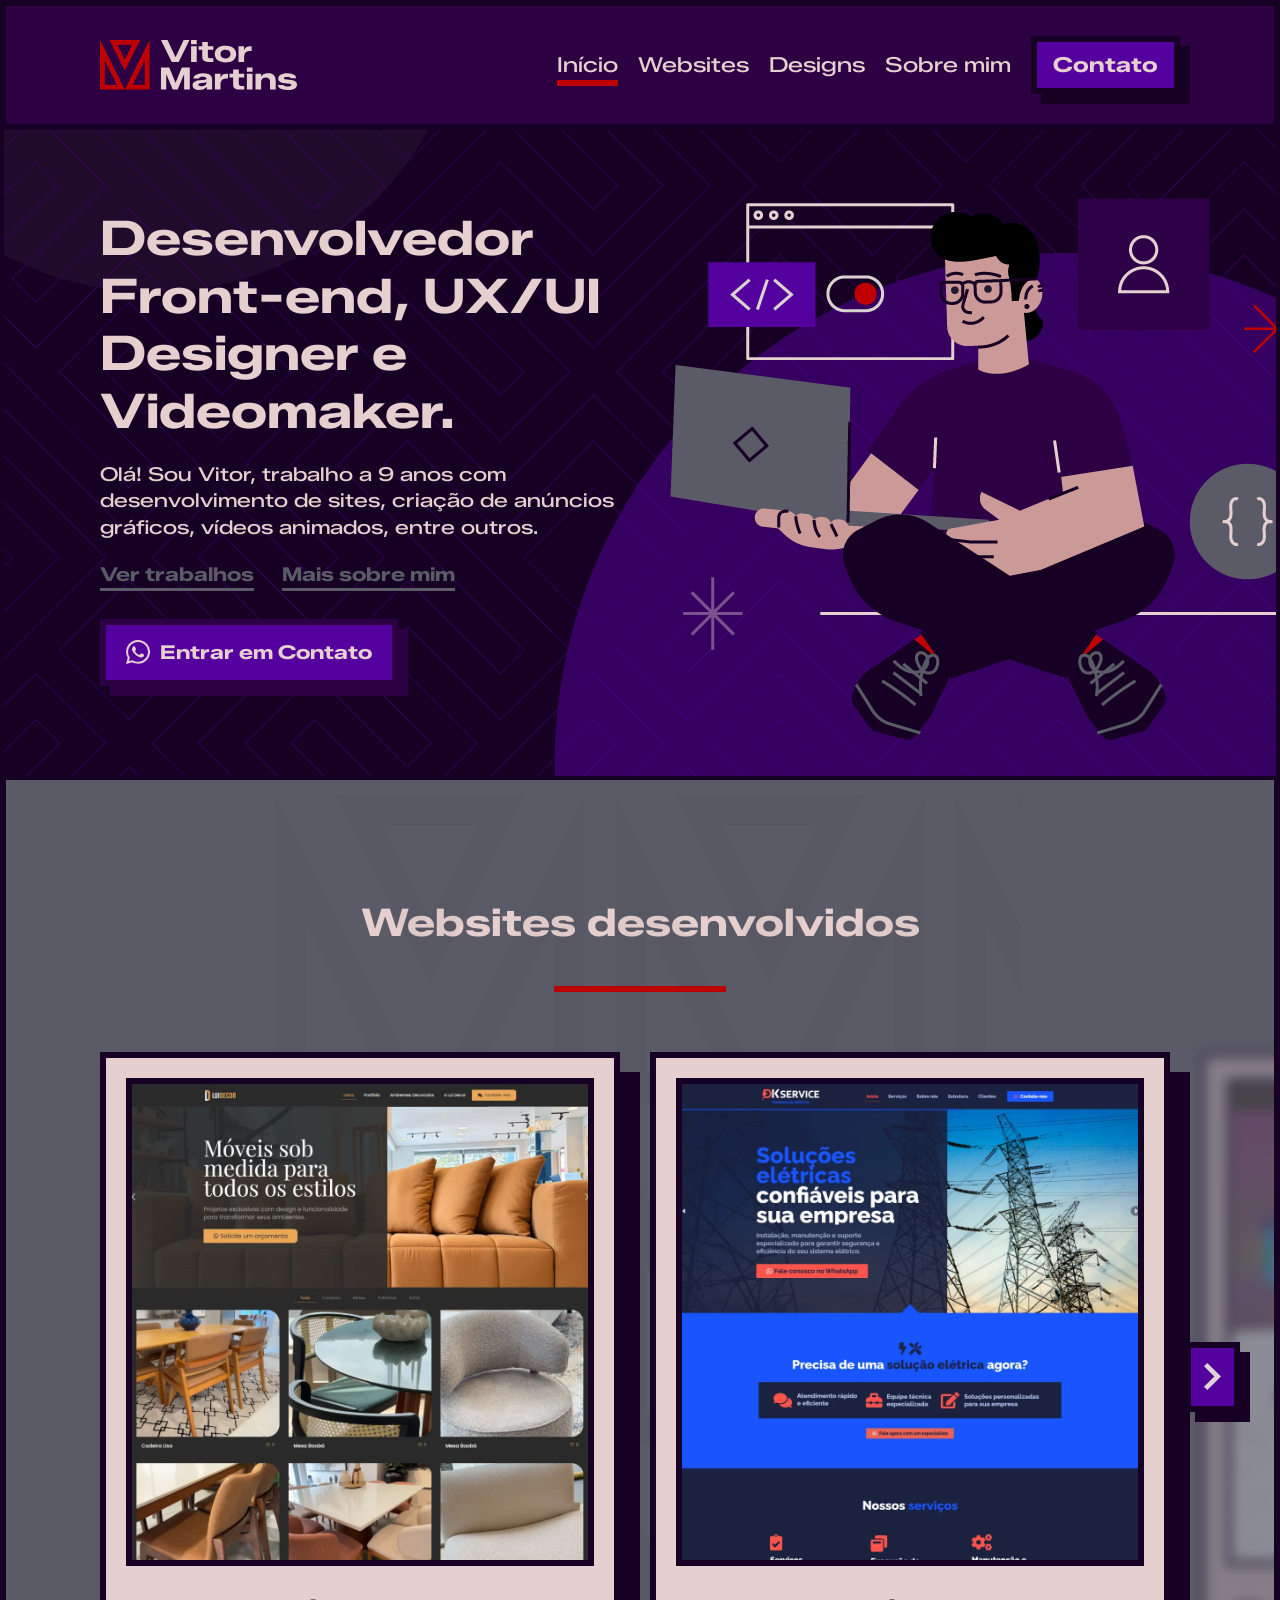
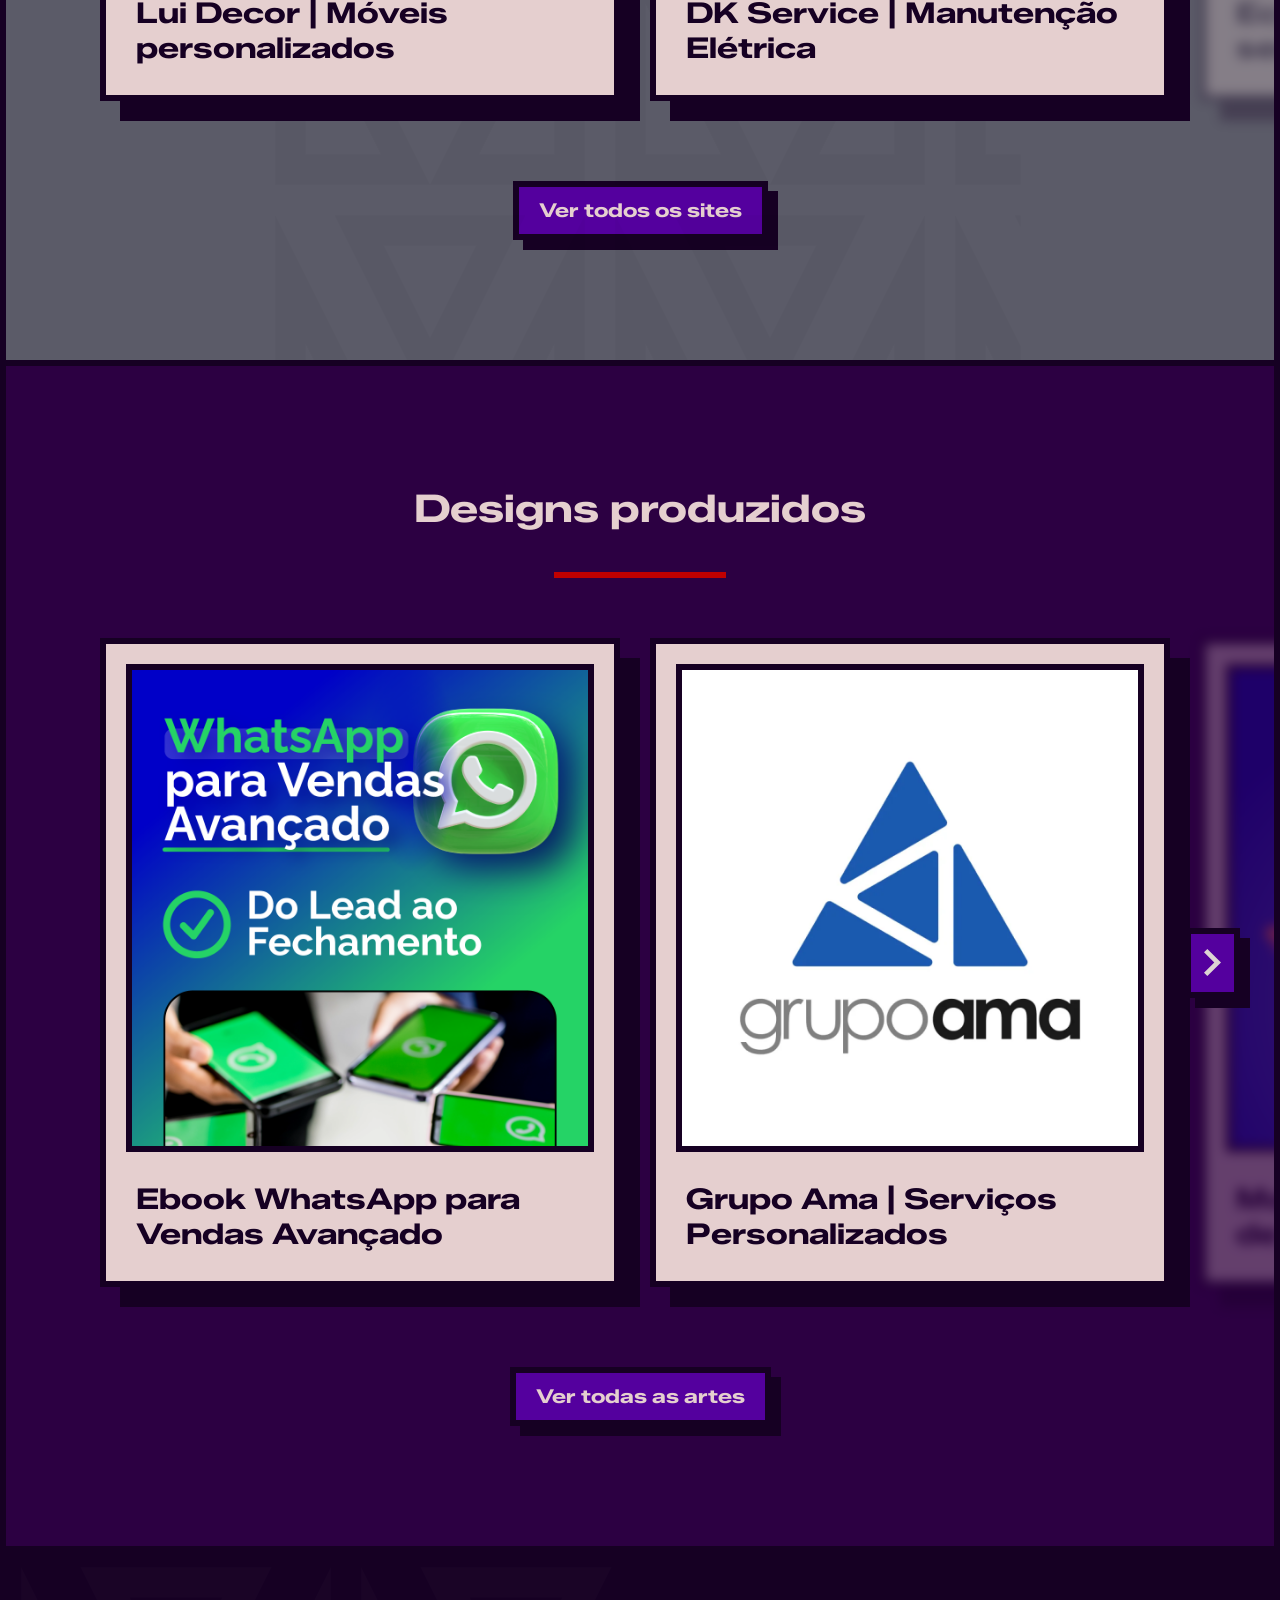
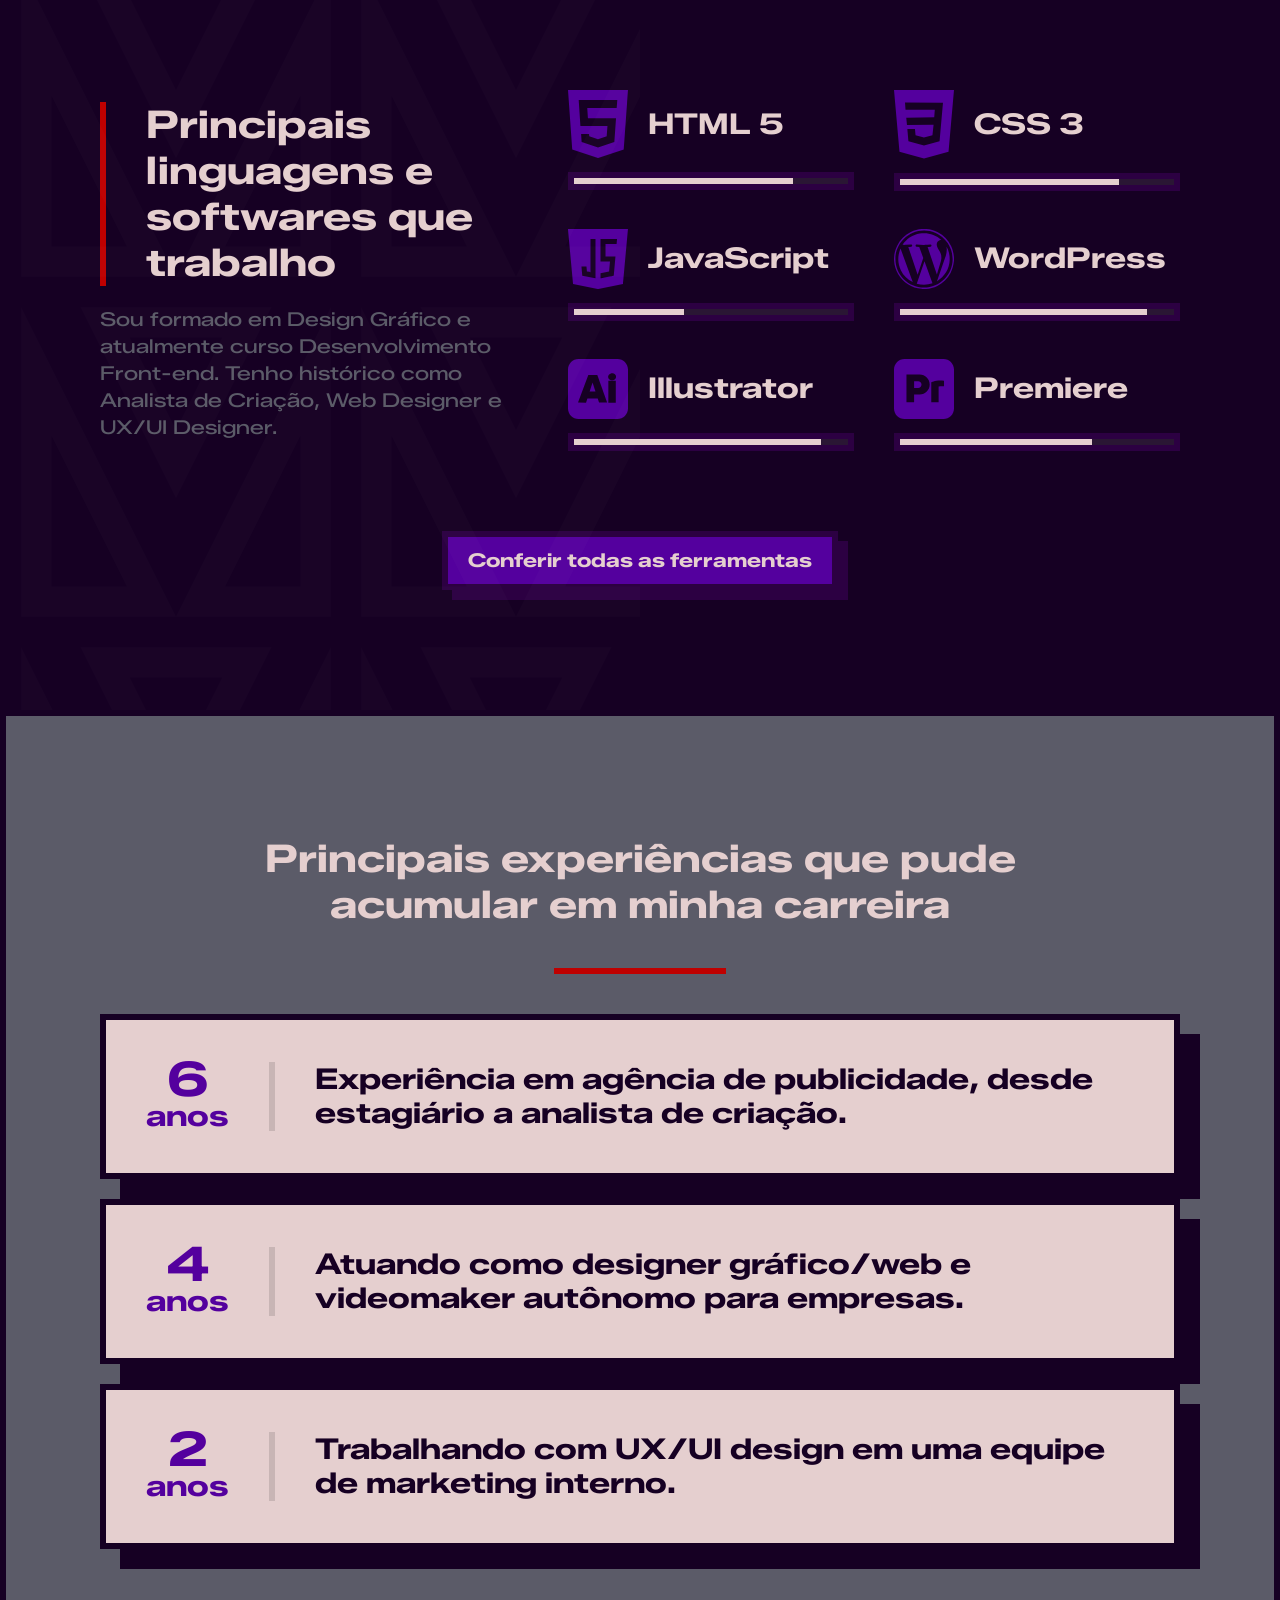
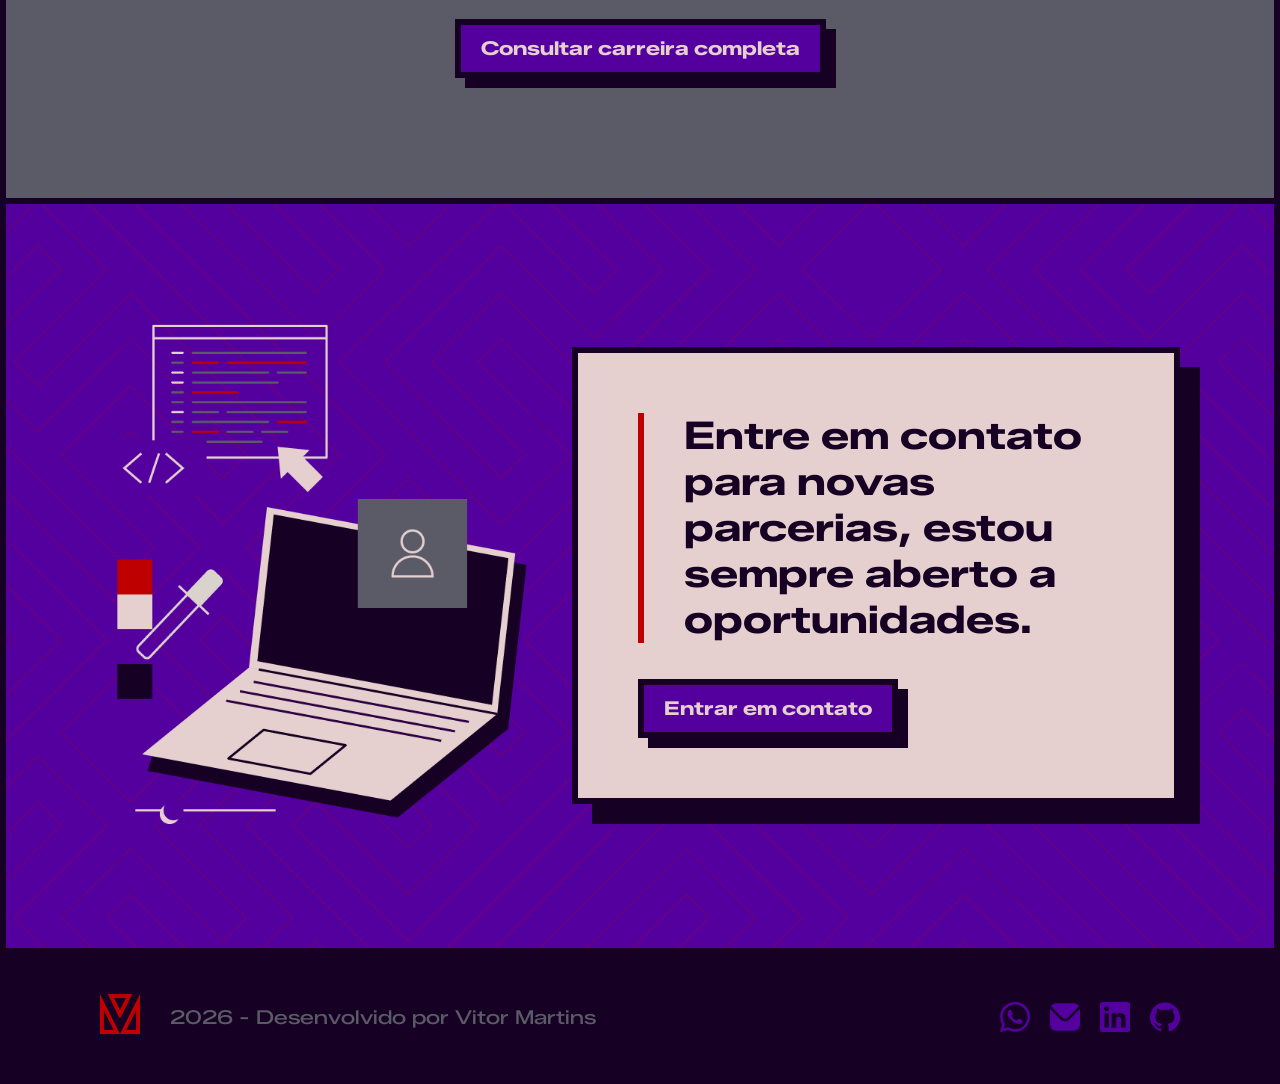
<file: index.html>
<!doctype html>
<html lang="pt-br">

<head>
  <meta charset="UTF-8" />
  <meta name="viewport" content="width=device-width, initial-scale=1.0" />
  <title>Vitor Martins</title>

  <link rel="preload" href="fonts/ZalandoSansExpanded-Bold.woff2" as="font" type="font/woff2" crossorigin>
  <link rel="preload" href="fonts/ZalandoSansExpanded-Medium.woff2" as="font" type="font/woff2" crossorigin>

  <link rel="preconnect" href="https://fonts.googleapis.com">
  <link rel="preconnect" href="https://fonts.gstatic.com" crossorigin>
  <link href="https://fonts.googleapis.com/css2?family=Zalando+Sans+Expanded:wght@500;700&display=swap"
    rel="stylesheet">

  <link rel="stylesheet" href="css/global.css" />
  <link rel="stylesheet" href="css/header.css" />
  <link rel="stylesheet" href="css/hero.css" />
  <link rel="stylesheet" href="css/inicio.css" />
  <link rel="stylesheet" href="css/portfolio.css" />
  <link rel="stylesheet" href="css/footer.css" />

  <link rel="icon" href="img/favicon-red-vitor-martins.png" type="image/png">
</head>

<body class="pg-inicio">
  <div id="header-placeholder"></div>

  <main>
    <section class="hero light-purple-maze-bg">
      <div class="container">
        <div class="hero-wrap">
          <div class="hero-text">
            <h1 class="h1-title">Desenvolvedor Front-end, UX/UI Designer e Videomaker.</h1>
            <p class="white-text">Olá! Sou Vitor, trabalho a 9 anos com desenvolvimento de sites, criação de anúncios
              gráficos,
              vídeos animados, entre outros.</p>
            <div class="hero-buttons-wrap">
              <div class="hero-second-buttons-group">
                <a href="#trabalhos" class="second-button-hero">Ver trabalhos</a>
                <a href="sobre-mim.html" class="second-button-hero">Mais sobre mim</a>
              </div>
              <a href="http://wa.me/+5515981153168/" class="cta-button-hero" target="_blank">

                <svg xmlns="http://www.w3.org/2000/svg" viewBox="0 0 256.59 256.71" class="icon-whatsapp">
                  <path
                    d="M256.59,116.38v21.55c-.29-.07-.65.54-.56.94.46,1.97-.24,3.29-.49,5.2-3.55,27.22-15.81,52.39-35.18,71.9-40.32,40.57-102.12,50.54-152.6,23.07L2.95,255.96c-.76.2-1.18.34-1.44.74H0l18.14-65.91C-11.19,140.24-2.24,74.55,40.9,34.98,62.55,14.99,90.07,3.08,119.5.46c36.42-3.24,74.23,10.74,99.78,36.77,20.08,20.46,32.89,46.04,36.38,74.41.21,1.68.93,3.42.93,4.74ZM71.15,215.66c17.66,11.27,37.14,17.05,57.65,17.08,31.95-.17,62.1-14.51,82.47-38.98,15.1-18.14,23.36-40.67,23.91-64.33,1.43-61.18-49.52-110.71-110.62-108.2-24.81,1.02-48.39,10.39-66.72,27.2-21.43,19.54-34.2,46.86-35.08,75.96-.65,22.61,6.14,44.1,18.79,62.59l-10.66,38.91,40.26-10.22Z" />
                  <path
                    d="M159.47,143.59c3.21-3.71,21.79,8.1,26.45,9.61,2.23.42,6.86,1.19,7.37,4.17.95,5.62-.26,12.67-3.63,17.49-4.55,6.49-12.23,10.64-19.8,12.25-12.98,2.77-24.34-2.4-36.18-7.12-13.69-5.46-25.48-13.65-35.77-24.2-8.12-8.32-15.41-16.89-22.17-26.33-4.29-5.99-7.49-12.26-9.84-19.13-4.39-12.87-1.39-25.87,7.22-36.18,2.92-3.49,6.13-6.19,11.15-6.07,6.12.14,9.81-.84,11.92,4.15l10.57,24.95c1,2.35,1.1,4.39-.18,6.63-2.2,3.87-4.97,7.14-8,10.45-1.32,1.44-2.34,3.55-1.27,5.43,10.53,18.38,24.54,30.8,44.1,38.8,1.9.78,4.11,1.38,5.71-.2,4.62-4.56,8.14-9.84,12.34-14.7Z" />
                </svg>
                <span>Entrar em Contato</span>

              </a>
            </div>
          </div>

          <div class="hero-character">
            <img src="img/character-hero-img-1x.png" class="hero-character-img" alt="">
          </div>
        </div>
      </div>
    </section>

    <section id="trabalhos" class="home-section-carrossel gray-section vm-pattern vm-pattern-dark pattern-center">
      <div class="container center-content">
        <h2 class="title-section">Websites desenvolvidos</h2>
        <div class="red-line-spacing"></div>

        <div class="wrapper-carrossel-home">
          <button class="nav-home prev" onclick="moveCarrossel('carrossel-fe', -1)">
            <img src="svg/arrow-left.svg" class="carrossel-left-arrow" alt="Anterior">
          </button>

          <div class="track-mask">
            <div id="carrossel-fe" class="track-carrossel">
            </div>
          </div>

          <button class="nav-home next" onclick="moveCarrossel('carrossel-fe', 1)">
            <img src="svg/arrow-right.svg" alt="Próximo">
          </button>
        </div>

        <a href="websites.html" class="cta-button">Ver todos os sites</a>
      </div>
    </section>

    <section class="home-section-carrossel">
      <div class="container center-content">
        <h2 class="title-section">Designs produzidos</h2>
        <div class="red-line-spacing"></div>

        <div class="wrapper-carrossel-home">
          <button class="nav-home prev" onclick="moveCarrossel('carrossel-dg', -1)">
            <img src="svg/arrow-left.svg" alt="Anterior">
          </button>

          <div class="track-mask">
            <div id="carrossel-dg" class="track-carrossel">
            </div>
          </div>

          <button class="nav-home next" onclick="moveCarrossel('carrossel-dg', 1)">
            <img src="svg/arrow-right.svg" alt="Próximo">
          </button>
        </div>

        <a href="designs.html" class="cta-button">Ver todas as artes</a>
      </div>
    </section>

    <section class="dark-section vm-pattern vm-pattern-light pattern-left-50">
      <div class="container software-section">
        <div class="software-column-text">
          <h2 class="red-line-lateral">Principais linguagens e softwares que trabalho
          </h2>
          <p>Sou formado em Design Gráfico e atualmente curso Desenvolvimento Front-end. Tenho histórico como Analista
            de Criação, Web Designer e UX/UI Designer.</p>
        </div>

        <div class="software-column-skills">
          <div class="software-group-skills">
            <div class="software-item">
              <div class="software-title">
                <svg class="software-icon" xmlns="http://www.w3.org/2000/svg" viewBox="0 0 66.55 75.36">
                  <path
                    d="M33.7,75.36h-.88c-.07-.12-.16-.21-.39-.28l-27.75-9.13L0,0h66.55s-4.67,65.95-4.67,65.95l-27.66,9.1c-.28.07-.41.15-.51.31ZM15.2,57.8l18.08,6.03,18.11-6.05,1.88-26.57h-31.14s-.76-11.34-.76-11.34h32.68s.64-8.83.64-8.83H11.87s2.02,29,2.02,29h29.88s-.78,11.26-.78,11.26l-9.73,3.22-9.68-3.21-.27-2.44h-8.78s.65,8.94.65,8.94Z" />
                </svg>
                <h3>HTML 5</h3>
              </div>
              <div class="software-skill-bar">
                <div class="software-skill-level" data-level="80%"></div>
              </div>
            </div>

            <div class="software-item">
              <div class="software-title">
                <svg class="software-icon" xmlns="http://www.w3.org/2000/svg" viewBox="0 0 65.93 75.36">
                  <path
                    d="M65.93,0l-6.01,67.82-26.94,7.54-26.97-7.55L0,0h65.93ZM32.92,52.31l-9.25-2.51-.64-6.91h-8.34s1.19,13.34,1.19,13.34l17.08,4.73,17.09-4.71,3.76-42.36-41.7-.02.56,7.85,32.17-.09-.62,8.45-30.75.37.8,7.89,29.22-.07-1.24,11.54-9.34,2.52Z" />
                </svg>
                <h3>CSS 3</h3>
              </div>
              <div class="software-skill-bar">
                <div class="software-skill-level" data-level="80%"></div>
              </div>
            </div>
          </div>

          <div class="software-group-skills">
            <div class="software-item">
              <div class="software-title">
                <svg class="software-icon" xmlns="http://www.w3.org/2000/svg" viewBox="0 0 75.35 75.36">
                  <path
                    d="M38.12,75.36h-.88l-30.94-6.3L0,.88v-.88h75.35s-6.27,69.06-6.27,69.06l-30.96,6.3ZM16.89,47.13l1.05,11.48,16.59,3.3V12.58s-6.28,0-6.28,0v41.69s-4.48-.89-4.48-.89l-.6-6.26-6.28.03ZM57.44,58.59l2.16-24.04-12.49-.02v-15.69s13.93,0,13.93,0l.56-6.27h-20.77s0,28.24,0,28.24l11.91.03-1.14,12.53-10.74,2.15v6.4s16.59-3.32,16.59-3.32Z" />
                </svg>
                <h3>JavaScript</h3>
              </div>
              <div class="software-skill-bar">
                <div class="software-skill-level" data-level="40%"></div>
              </div>
            </div>

            <div class="software-item">
              <div class="software-title">
                <svg class="software-icon" xmlns="http://www.w3.org/2000/svg" viewBox="0 0 78.14 78.14">
                  <path
                    d="M40.72,0c0,.08.47.02.71.06.17.03.32.04.51.05,5.29.38,10.42,1.84,15.13,4.28,7.52,3.92,13.59,10.18,17.26,17.83,2.07,4.32,3.13,8.98,3.7,13.72l.06.5v.89s.03.05.05.04v3.38s-.04.01-.04.04v.89s-.06.42-.06.42c-.65,5.27-1.9,10.45-4.39,15.15-3.86,7.29-9.92,13.19-17.32,16.84-4.58,2.26-9.54,3.59-14.63,3.93-.46.03-.61.07-1.07.07h-.41c-.06,0-.22-.01-.2.04h-1.87s-.01-.04-.04-.04l-.97-.02-.41-.04-.85-.07c-12.75-1.04-24.17-8.32-30.58-19.38C2.24,53.34.47,47.44.12,41.37c-.01-.18-.09-1.08-.07-1.18.01-.06,0-.14-.04-.16v-1.95c.03.22.07-.94.08-.69,0-.23.03-.42.04-.65.31-5.11,1.6-10.1,3.85-14.71C7.78,14.18,14.13,7.82,21.95,3.98,26.43,1.78,31.26.48,36.23.11c.19-.01.34-.02.52-.06.26-.05.52.05.75-.05h3.21ZM76.35,39.06C76.35,18.49,59.68,1.81,39.1,1.81S1.85,18.49,1.85,39.06s16.68,37.25,37.25,37.25,37.25-16.68,37.25-37.25Z" />
                  <path
                    d="M9.06,53.9c-4.42-8.92-4.6-19.43-.56-28.48l14.35,39.32,1.61,4.4c.04.09.02.11-.05.03-6.66-3.26-12.06-8.62-15.36-15.28Z" />
                  <path
                    d="M56.07,67.95c-.07.04-.11.05-.11,0l10.23-29.58c2-5,2.99-9.95,2.31-15.36,5.72,10.4,5.43,23.26-.75,33.41-2.89,4.75-6.9,8.7-11.68,11.53Z" />
                  <path
                    d="M39.95,20.68c-3.43.09-7-.17-10.41-.4-.4-.03-.76.12-1.02.39-.37.39-.47.93-.34,1.45.15.48.52.82,1.02.9l3.69.34,5.22,14.3-7.33,21.99-12.17-36.21s-.05-.06-.05-.07c0-.03.04-.02.08-.02,1.29-.08,2.56-.17,3.85-.33.75-.09,1.23-.73,1.18-1.46-.05-.78-.66-1.34-1.45-1.28l-7.07.39c-1.34.07-2.64.04-4.02-.01,5.13-7.8,13.3-13.13,22.5-14.65,10.19-1.67,20.47,1.36,28.07,8.3.03.04,0,.03-.05.03-3.66-.23-6.34,3.14-5.92,6.73.17,1.42.69,2.66,1.36,3.9.43.8.88,1.53,1.36,2.3.8,1.28,1.53,2.59,2.1,4,.9,2.21,1.31,4.57,1.16,6.96-.17,2.57-1.19,5.63-1.94,8.11l-1.58,5.21-1.72,5.76-.51,1.7c-.03.09-.05.18-.09.27.01.06-.02.11-.05.03l-12.05-35.83s-.02-.07-.02-.1c0-.03.05-.02.09-.03,1.27-.08,2.52-.17,3.79-.33.76-.09,1.25-.75,1.18-1.51-.07-.74-.65-1.29-1.41-1.24-2.49.18-4.94.34-7.43.4Z" />
                  <path d="M50.22,70.67c-6.64,2.33-13.83,2.51-20.58.53l10.06-29.22,10.31,28.26.21.42Z" />
                </svg>
                <h3>WordPress</h3>
              </div>
              <div class="software-skill-bar">
                <div class="software-skill-level" data-level="90%"></div>
              </div>
            </div>
          </div>

          <div class="software-group-skills">
            <div class="software-item">
              <div class="software-title">
                <svg class="software-icon" xmlns="http://www.w3.org/2000/svg" viewBox="0 0 74.56 74.56">
                  <polygon points="26.88 40.46 34.12 40.41 30.49 29.29 26.88 40.46" />
                  <path
                    d="M61.48,0H13.08C5.86,0,0,5.86,0,13.08v48.4c0,7.22,5.86,13.08,13.08,13.08h48.4c7.22,0,13.08-5.86,13.08-13.08V13.08c0-7.22-5.86-13.08-13.08-13.08ZM38.59,54.21l-1.66-5.13-12.81-.02-1.73,5.16-9.94-.03,12.8-34.45h11.17s12.44,34.45,12.44,34.45l-10.27.02ZM59.38,54.22h-9.24v-27.15h9.24v27.15ZM56.78,26.13c-1.35.45-2.76.42-4.04,0-1.82-.61-2.9-2.17-2.9-3.98,0-1.81,1.1-3.37,2.92-3.97,1.28-.42,2.67-.42,3.97-.02,1.8.56,2.92,2.09,2.97,3.85.05,1.86-1,3.49-2.91,4.13Z" />
                </svg>
                <h3>Illustrator</h3>
              </div>
              <div class="software-skill-bar">
                <div class="software-skill-level" data-level="90%"></div>
              </div>
            </div>

            <div class="software-item">
              <div class="software-title">
                <svg class="software-icon" xmlns="http://www.w3.org/2000/svg" viewBox="0 0 74.56 74.56">
                  <path d="M29.98,27.56h-4.99v8.46h4.99c2.33,0,4.23-1.89,4.23-4.23s-1.89-4.23-4.23-4.23Z" />
                  <path
                    d="M61.48,0H13.08C5.86,0,0,5.86,0,13.08v48.4c0,7.22,5.86,13.08,13.08,13.08h48.4c7.23,0,13.08-5.86,13.08-13.08V13.08c0-7.22-5.86-13.08-13.08-13.08ZM31.94,44.21h-6.96v9.62h-9.49V19.37h16.44c6.86,0,12.42,5.56,12.42,12.42s-5.56,12.42-12.42,12.42ZM62.16,33.99c-2.54-.11-4.78,0-6.72.23v19.61h-9.12v-24.97s6.07-3.33,15.84-1.9v7.02Z" />
                </svg>
                <h3>Premiere</h3>
              </div>
              <div class="software-skill-bar">
                <div class="software-skill-level" data-level="70%"></div>
              </div>
            </div>
          </div>
        </div>
      </div>
      <div class="software-cta">
        <a href="sobre-mim.html#habilidades" class="light-cta-button">Conferir todas as ferramentas</a>
      </div>
    </section>

    <section class="gray-section center-content">
      <div class="container">
        <h2 class="horizontal-padding center-content">Principais experiências que pude acumular em minha carreira
        </h2>
        <div class="red-line-spacing"></div>

        <div class="career-wrap large-bottom-margin">

          <div class="career-card">
            <div class="career-age">
              <span class="age-number">6</span>
              <span class="age-lable">anos</span>
            </div>
            <div class="career-text">
              <h3 class="black-text">Experiência em agência de publicidade, desde estagiário a analista de criação.</h3>
            </div>
          </div>

          <div class="career-card">
            <div class="career-age">
              <span class="age-number">4</span>
              <span class="age-lable">anos</span>
            </div>
            <div class="career-text">
              <h3 class="black-text">Atuando como designer gráfico/web e videomaker autônomo para empresas.</h3>
            </div>
          </div>

          <div class="career-card">
            <div class="career-age">
              <span class="age-number">2</span>
              <span class="age-lable">anos</span>
            </div>
            <div class="career-text">
              <h3 class="black-text">Trabalhando com UX/UI design em uma equipe de marketing interno.</h3>
            </div>
          </div>

        </div>

        <a href="sobre-mim.html#experiencias" class="cta-button">Consultar carreira completa</a>
      </div>
    </section>

    <div id="footer-placeholder"></div>
  </main>

  <script type="module" src="js/main.js"></script>
  <script type="module" src="js/home-carrossel.js"></script>
</body>

</html>
</file>
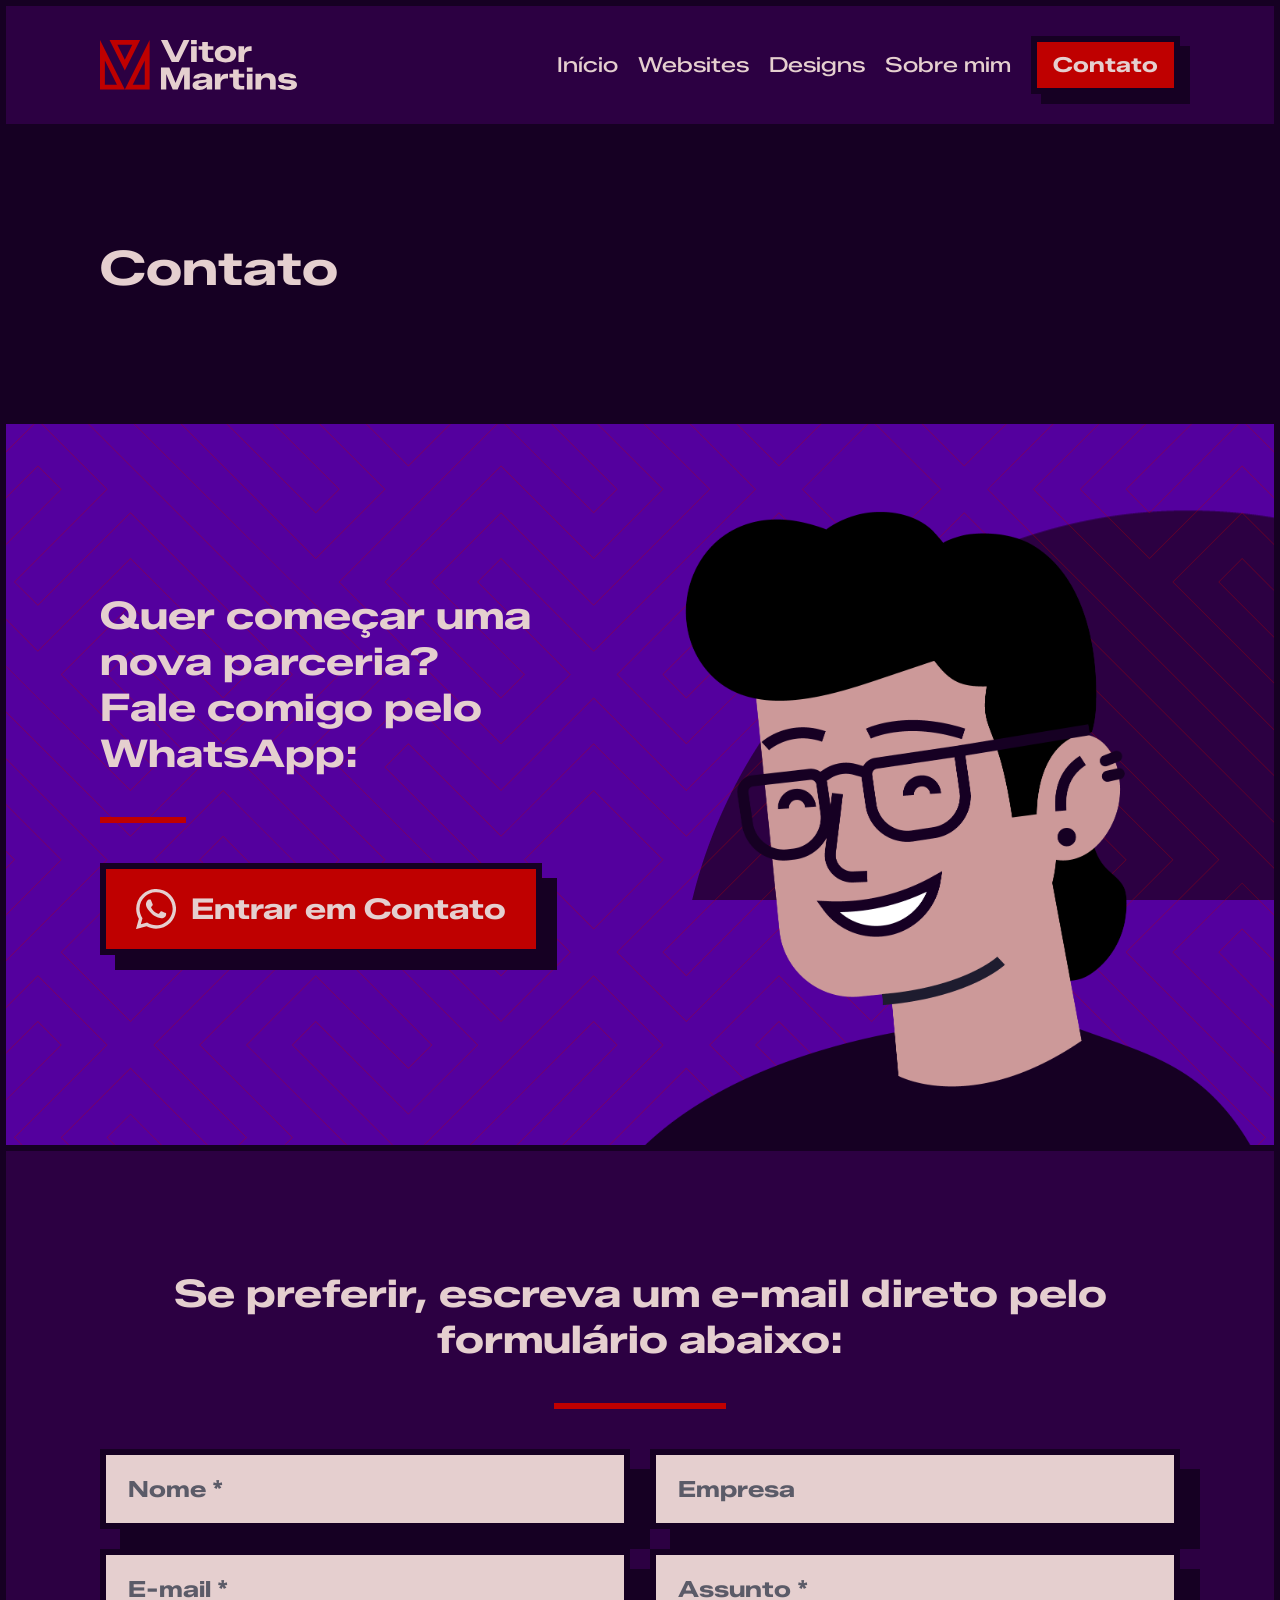
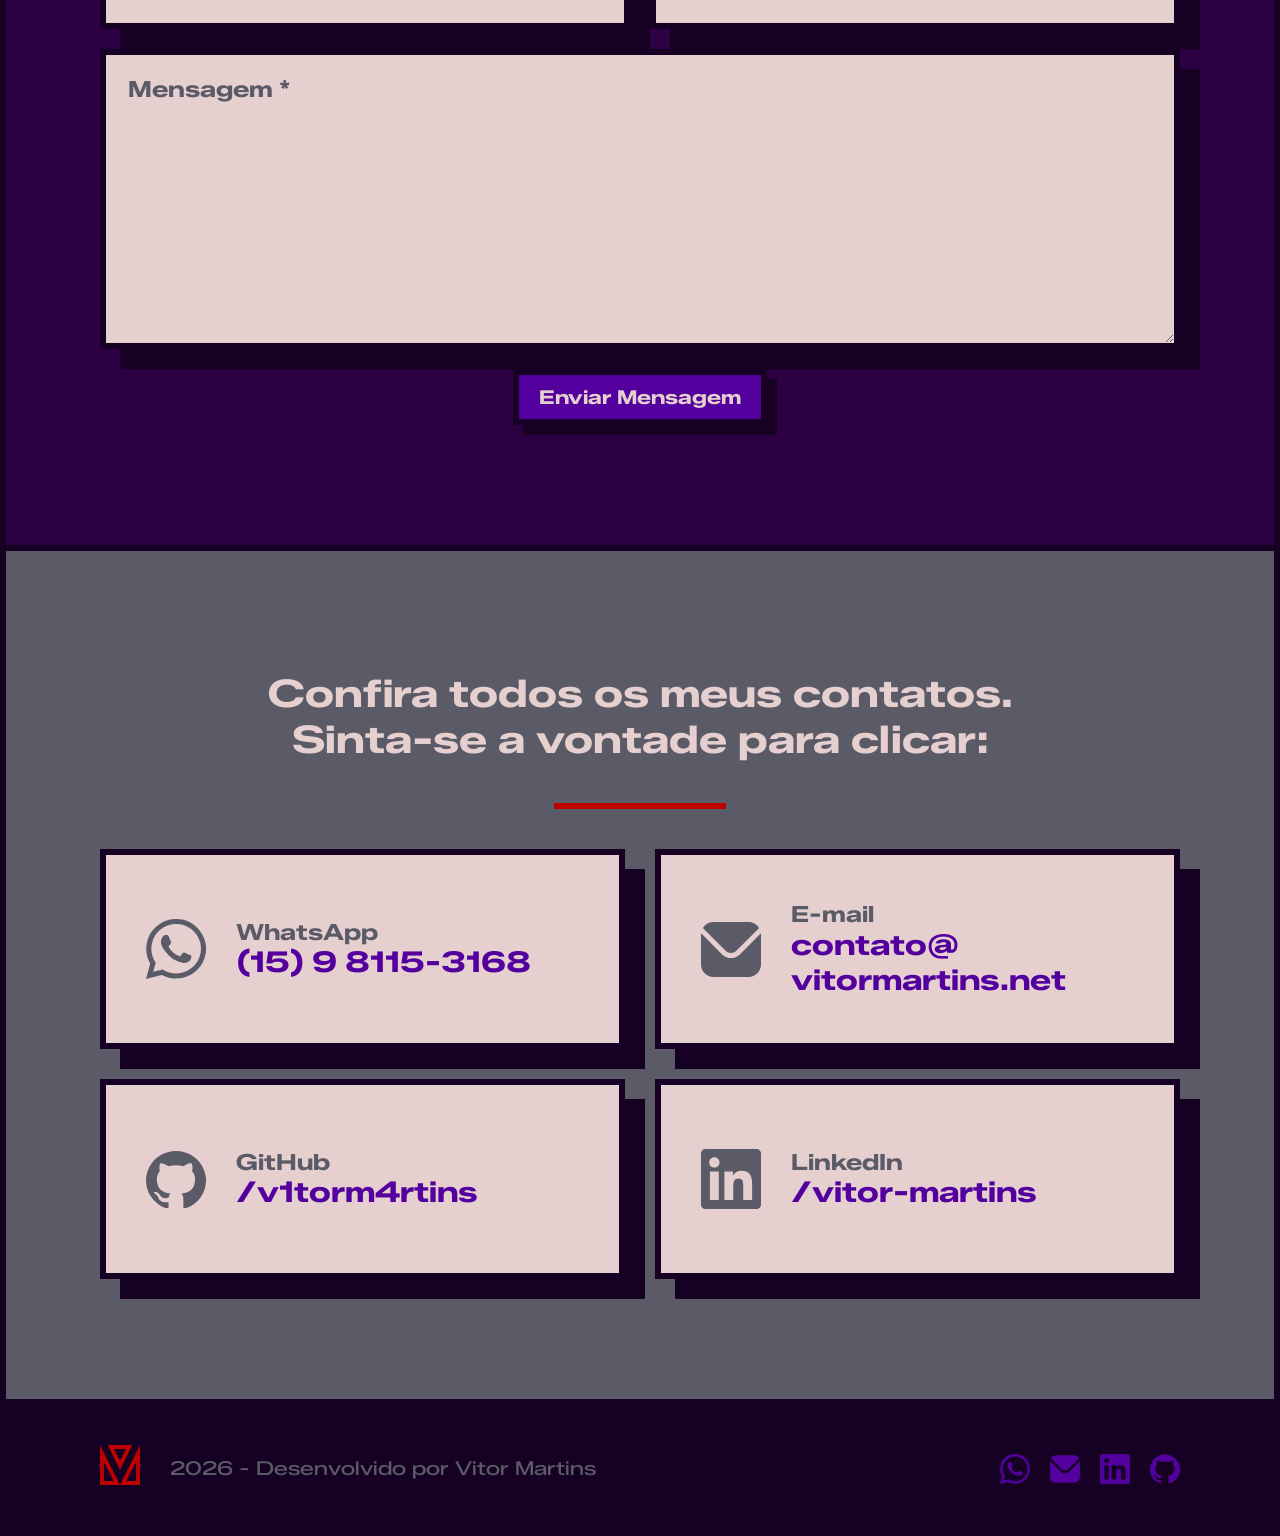
<file: contato.html>
<!doctype html>
<html lang="pt-br">

<head>
    <meta charset="UTF-8">
    <meta name="viewport" content="width=device-width, initial-scale=1.0">
    <title>Contato | Vitor Martins</title>

    <link rel="preload" href="fonts/ZalandoSansExpanded-Bold.woff2" as="font" type="font/woff2" crossorigin>
    <link rel="preload" href="fonts/ZalandoSansExpanded-Medium.woff2" as="font" type="font/woff2" crossorigin>

    <link rel="preconnect" href="https://fonts.googleapis.com">
    <link rel="preconnect" href="https://fonts.gstatic.com" crossorigin>
    <link href="https://fonts.googleapis.com/css2?family=Zalando+Sans+Expanded:wght@500;700&display=swap"
        rel="stylesheet">

    <link rel="stylesheet" href="css/global.css" />
    <link rel="stylesheet" href="css/header.css" />
    <link rel="stylesheet" href="css/contato.css" />
    <link rel="stylesheet" href="css/footer.css" />

    <link rel="icon" href="img/favicon-red-vitor-martins.png" type="image/png">
</head>

<body class="pg-contato">
    <div id="header-placeholder"></div>

    <main>
        <section class="page-title">
            <div class="container">
                <h1 class="title-section">Contato</h1>
            </div>
        </section>

        <section class="whatsapp-contact-section red-maze-bg">
            <div class="container">
                <div class="whatsapp-contact-wrap">
                    <div class="whatsapp-contact-left">
                        <h2 class="title-section">Quer começar uma nova parceria?<br>
                            Fale comigo pelo WhatsApp:</h2>

                        <div class="left-red-line-spacing-1-1"></div>

                        <a href="http://wa.me/+5515981153168/" class="cta-button-contato" target="_blank">

                            <svg xmlns="http://www.w3.org/2000/svg" viewBox="0 0 256.59 256.71" class="icon-whatsapp">
                                <path
                                    d="M256.59,116.38v21.55c-.29-.07-.65.54-.56.94.46,1.97-.24,3.29-.49,5.2-3.55,27.22-15.81,52.39-35.18,71.9-40.32,40.57-102.12,50.54-152.6,23.07L2.95,255.96c-.76.2-1.18.34-1.44.74H0l18.14-65.91C-11.19,140.24-2.24,74.55,40.9,34.98,62.55,14.99,90.07,3.08,119.5.46c36.42-3.24,74.23,10.74,99.78,36.77,20.08,20.46,32.89,46.04,36.38,74.41.21,1.68.93,3.42.93,4.74ZM71.15,215.66c17.66,11.27,37.14,17.05,57.65,17.08,31.95-.17,62.1-14.51,82.47-38.98,15.1-18.14,23.36-40.67,23.91-64.33,1.43-61.18-49.52-110.71-110.62-108.2-24.81,1.02-48.39,10.39-66.72,27.2-21.43,19.54-34.2,46.86-35.08,75.96-.65,22.61,6.14,44.1,18.79,62.59l-10.66,38.91,40.26-10.22Z" />
                                <path
                                    d="M159.47,143.59c3.21-3.71,21.79,8.1,26.45,9.61,2.23.42,6.86,1.19,7.37,4.17.95,5.62-.26,12.67-3.63,17.49-4.55,6.49-12.23,10.64-19.8,12.25-12.98,2.77-24.34-2.4-36.18-7.12-13.69-5.46-25.48-13.65-35.77-24.2-8.12-8.32-15.41-16.89-22.17-26.33-4.29-5.99-7.49-12.26-9.84-19.13-4.39-12.87-1.39-25.87,7.22-36.18,2.92-3.49,6.13-6.19,11.15-6.07,6.12.14,9.81-.84,11.92,4.15l10.57,24.95c1,2.35,1.1,4.39-.18,6.63-2.2,3.87-4.97,7.14-8,10.45-1.32,1.44-2.34,3.55-1.27,5.43,10.53,18.38,24.54,30.8,44.1,38.8,1.9.78,4.11,1.38,5.71-.2,4.62-4.56,8.14-9.84,12.34-14.7Z" />
                            </svg>
                            <span>Entrar em Contato</span>

                        </a>
                    </div>


                    <img src="img/character-contato-1x.png" class="whatsapp-contact-right" alt="">

                </div>

            </div>
        </section>

        <section class="form-section">
            <div class="container">
                <div class="form-wrap center-content">
                    <h2 class="title-section">Se preferir, escreva um e-mail direto pelo formulário abaixo:</h2>

                    <div class="red-line-spacing"></div>

                    <form action="https://formspree.io/f/xaqakybk" method="POST" class="contato-form">
                        <div class="form-row">
                            <div class="form-group-floating">
                                <input type="text" id="nome" name="nome" placeholder=" " required>
                                <label for="nome">Nome *</label>
                            </div>
                            <div class="form-group-floating">
                                <input type="text" id="empresa" name="empresa" placeholder=" ">
                                <label for="empresa">Empresa</label>
                            </div>
                        </div>

                        <div class="form-row">
                            <div class="form-group-floating">
                                <input type="email" id="email" name="email" placeholder=" " required>
                                <label for="email">E-mail *</label>
                            </div>
                            <div class="form-group-floating">
                                <input type="text" id="assunto" name="assunto" placeholder=" " required>
                                <label for="assunto">Assunto *</label>
                            </div>
                        </div>

                        <div class="form-group-floating">
                            <textarea id="mensagem" name="mensagem" rows="5" placeholder=" " required></textarea>
                            <label for="mensagem">Mensagem *</label>
                        </div>

                        <button type="submit" class="cta-button">
                            <span>Enviar Mensagem</span>
                        </button>
                    </form>
                </div>
            </div>
        </section>

        <section class="links-section gray-section">
            <div class="container">

                <h2 class="title-section center-content">Confira todos os meus contatos.<br>
                    Sinta-se a vontade para clicar:</h2>

                <div class="red-line-spacing"></div>

                <div class="link-grid">

                    <a href="http://wa.me/+5515981153168/" target="_blank" class="link-card">
                        <div class="link-icon">
                            <svg xmlns="http://www.w3.org/2000/svg" viewBox="0 0 256.59 256.71">
                                <path
                                    d="M256.59,116.38v21.55c-.29-.07-.65.54-.56.94.46,1.97-.24,3.29-.49,5.2-3.55,27.22-15.81,52.39-35.18,71.9-40.32,40.57-102.12,50.54-152.6,23.07L2.95,255.96c-.76.2-1.18.34-1.44.74H0l18.14-65.91C-11.19,140.24-2.24,74.55,40.9,34.98,62.55,14.99,90.07,3.08,119.5.46c36.42-3.24,74.23,10.74,99.78,36.77,20.08,20.46,32.89,46.04,36.38,74.41.21,1.68.93,3.42.93,4.74ZM71.15,215.66c17.66,11.27,37.14,17.05,57.65,17.08,31.95-.17,62.1-14.51,82.47-38.98,15.1-18.14,23.36-40.67,23.91-64.33,1.43-61.18-49.52-110.71-110.62-108.2-24.81,1.02-48.39,10.39-66.72,27.2-21.43,19.54-34.2,46.86-35.08,75.96-.65,22.61,6.14,44.1,18.79,62.59l-10.66,38.91,40.26-10.22Z" />
                                <path
                                    d="M159.47,143.59c3.21-3.71,21.79,8.1,26.45,9.61,2.23.42,6.86,1.19,7.37,4.17.95,5.62-.26,12.67-3.63,17.49-4.55,6.49-12.23,10.64-19.8,12.25-12.98,2.77-24.34-2.4-36.18-7.12-13.69-5.46-25.48-13.65-35.77-24.2-8.12-8.32-15.41-16.89-22.17-26.33-4.29-5.99-7.49-12.26-9.84-19.13-4.39-12.87-1.39-25.87,7.22-36.18,2.92-3.49,6.13-6.19,11.15-6.07,6.12.14,9.81-.84,11.92,4.15l10.57,24.95c1,2.35,1.1,4.39-.18,6.63-2.2,3.87-4.97,7.14-8,10.45-1.32,1.44-2.34,3.55-1.27,5.43,10.53,18.38,24.54,30.8,44.1,38.8,1.9.78,4.11,1.38,5.71-.2,4.62-4.56,8.14-9.84,12.34-14.7Z" />
                            </svg>
                        </div>
                        <div class="link-content">
                            <h4 class="link-title gray-text">WhatsApp</h4>
                            <h3 class="link-username light-purple-text">(15) 9 8115-3168</h3>
                        </div>
                    </a>

                    <a href="mailto:contato@vitormartins.net" class="link-card">
                        <div class="link-icon">
                            <svg xmlns="http://www.w3.org/2000/svg" viewBox="0 0 131.34 120.39">
                                <path
                                    d="M131.09,24.86l-46.07,46.07c-10.69,10.67-28.01,10.67-38.7,0L.25,24.86c-.08.86-.25,1.65-.25,2.51v65.67c.02,15.1,12.26,27.34,27.36,27.36h76.61c15.1-.02,27.34-12.26,27.36-27.36V27.36c0-.86-.18-1.64-.25-2.51Z" />
                                <path
                                    d="M77.28,63.18L127.27,13.19C122.34,5.03,113.51.03,103.98,0H27.36C17.83.03,9,5.03,4.07,13.19l49.99,49.99c6.42,6.4,16.8,6.4,23.22,0Z" />
                            </svg>
                        </div>
                        <div class="link-content">
                            <h4 class="link-title gray-text">E-mail</h4>
                            <h3 class="link-username light-purple-text">contato@<br>
                                vitormartins.net</h3>
                        </div>
                    </a>

                    <a href="https://github.com/v1torm4rtins" target="_blank" class="link-card">
                        <div class="link-icon">
                            <svg xmlns="http://www.w3.org/2000/svg" viewBox="0 0 131.34 125.9">
                                <path
                                    d="M131.34,60.63v7.7c-.98,11.42-4.38,22.21-10.87,31.71-8.3,12.26-20.55,21.41-34.7,25.75-1.03.32-2.39-.26-3-.76-.67-.55-1-1.58-1-2.57l.06-17.95c.02-4.22-1.35-8.48-4.27-11.51,12.61-1.4,23.36-5.61,27.73-18.12,1.5-4.2,1.95-8.45,2.07-12.92.18-6.75-2.05-13.12-6.7-18.06,2-5.64,1.53-11.7-.75-17.19-2.38-.21-4.39.22-6.53.85-4.07,1.4-7.71,3.41-11.36,5.83-10.79-2.86-21.96-2.89-32.84,0-4.78-3.06-11.9-7.27-17.99-6.69-2.27,5.34-2.79,11.64-.7,17.21-4.49,4.78-6.79,10.92-6.72,17.49.13,12.37,3.8,22.9,15.75,28.18,4.39,1.99,8.93,2.81,14.01,3.49-2.29,2.41-3.56,5.27-3.99,8.59-3.27,1.47-6.71,2.09-10.21,1.47-3.63-.73-6.54-3-8.49-6.14-1.78-2.88-4.06-5.34-7.27-6.57-1.77-.68-5.38-1.25-6.12.16-.6,1.15,2.43,2.99,3.35,3.63,2.79,1.92,4.45,4.72,5.94,7.72,3.41,9.86,13.1,11.81,22.55,9.78l.05,11.31c0,2.08-2.03,3.06-4.04,2.86-14.81-4.72-27.53-14.57-35.76-27.83C-4.2,75.89-3,47.67,12.47,26.71,25.1,9.62,45.2-.23,66.44,0c22.59.25,43.57,11.95,55.44,31.15,5.57,9.02,8.58,19.06,9.46,29.47Z" />
                            </svg>
                        </div>
                        <div class="link-content">
                            <h4 class="link-title gray-text">GitHub</h4>
                            <h3 class="link-username light-purple-text">/v1torm4rtins</h3>
                        </div>
                    </a>

                    <a href="https://www.linkedin.com/in/vitor-martins-b43408286/" target="_blank" class="link-card">
                        <div class="link-icon">
                            <svg xmlns="http://www.w3.org/2000/svg" viewBox="0 0 131.34 131.33">
                                <path
                                    d="M111.91,111.91h-19.46v-30.48c0-7.27-.13-16.62-10.12-16.62s-11.69,7.92-11.69,16.1v31h-19.46v-62.68h18.68v8.56h.26c3.81-6.51,10.89-10.4,18.43-10.12,19.73,0,23.36,12.98,23.36,29.85v34.39ZM29.22,40.66c-6.24,0-11.29-5.05-11.29-11.29s5.05-11.29,11.29-11.29,11.29,5.05,11.29,11.29c0,6.24-5.05,11.29-11.29,11.29h0M38.95,111.91h-19.48v-62.68h19.48v62.68ZM121.61,0H9.69C4.4-.05.06,4.19,0,9.48v112.38c.06,5.29,4.4,9.53,9.69,9.48h111.92c5.3.06,9.66-4.17,9.73-9.48V9.47C131.26,4.17,126.9-.07,121.61,0" />
                            </svg>
                        </div>
                        <div class="link-content">
                            <h4 class="link-title gray-text">LinkedIn</h4>
                            <h3 class="link-username light-purple-text">/vitor-martins</h3>
                        </div>
                    </a>

                </div>

            </div>
        </section>

        <div id="footer-placeholder"></div>
    </main>

    <script type="module" src="js/main.js"></script>
    <script type="module" src="js/form.js"></script>
</body>

</html>
</file>
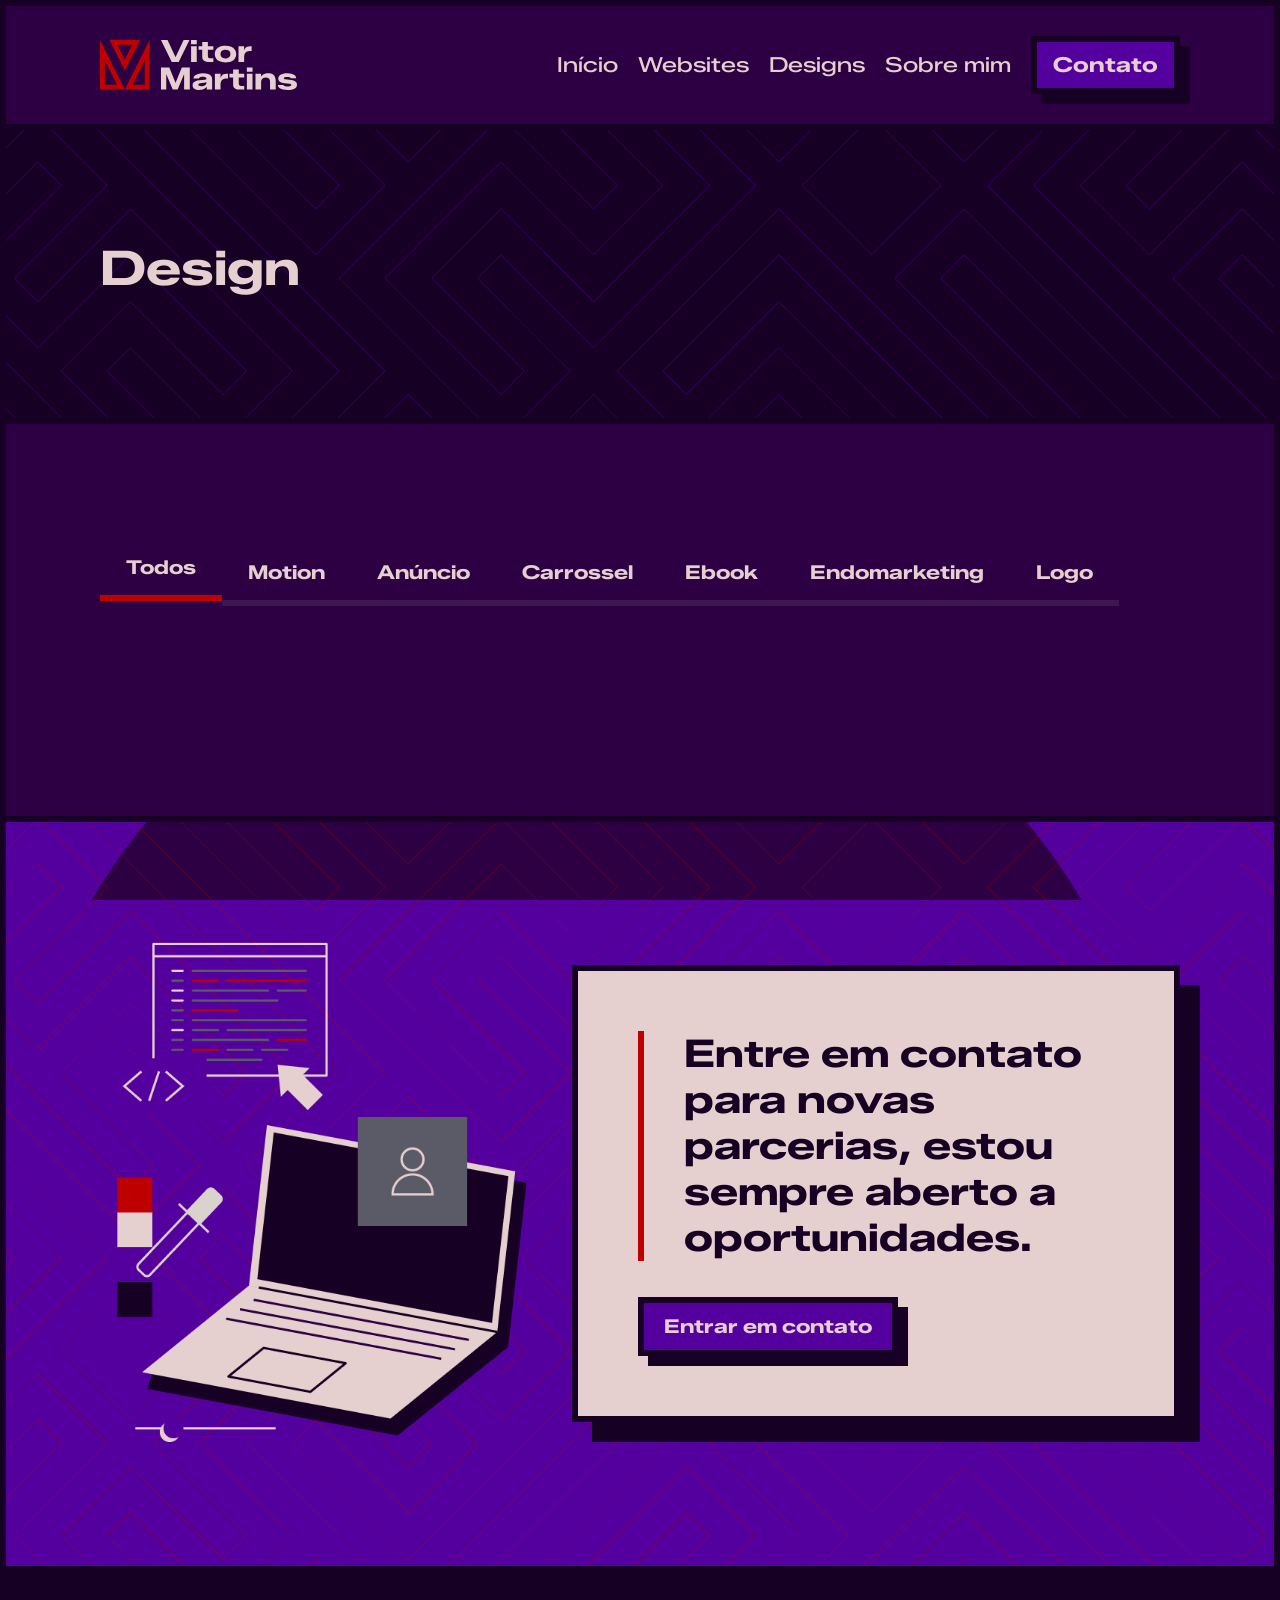
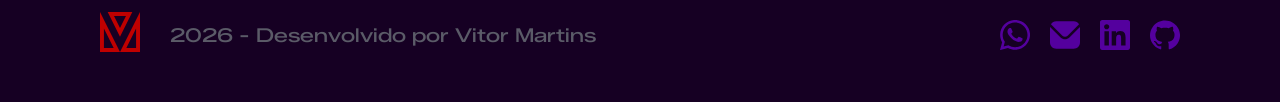
<file: design.html>
<!doctype html>
<html lang="pt-br">

<head>
    <meta charset="UTF-8">
    <meta name="viewport" content="width=device-width, initial-scale=1.0">
    <title>Design | Vitor Martins</title>

    <link rel="preload" href="fonts/ZalandoSansExpanded-Bold.woff2" as="font" type="font/woff2" crossorigin>
    <link rel="preload" href="fonts/ZalandoSansExpanded-Medium.woff2" as="font" type="font/woff2" crossorigin>

    <link rel="preconnect" href="https://fonts.googleapis.com">
    <link rel="preconnect" href="https://fonts.gstatic.com" crossorigin>
    <link href="https://fonts.googleapis.com/css2?family=Zalando+Sans+Expanded:wght@500;700&display=swap"
        rel="stylesheet">

    <link rel="stylesheet" href="css/global.css" />
    <link rel="stylesheet" href="css/header.css" />
    <link rel="stylesheet" href="css/portfolio.css" />
    <link rel="stylesheet" href="css/footer.css" />

    <link rel="icon" href="img/favicon-red-vitor-martins.png" type="image/png">
</head>

<body class="pg-design">
    <div id="header-placeholder"></div>

    <main>
        <section class="page-title light-purple-maze-bg">
            <div class="container">
                <h1 class="title-section">Design</h1>
            </div>
        </section>

        <section class="lista-portfolio">
            <div class="container">
                <div class="filtros-container small-bottom-margin">
                    <button class="btn-filtro active" data-filter="all">Todos</button>
                    <button class="btn-filtro" data-filter="motion">Motion</button>
                    <button class="btn-filtro" data-filter="anuncio">Anúncio</button>
                    <button class="btn-filtro" data-filter="carrossel">Carrossel</button>
                    <button class="btn-filtro" data-filter="ebook">Ebook</button>
                    <button class="btn-filtro" data-filter="endomarketing">Endomarketing</button>
                    <button class="btn-filtro" data-filter="logo">Logo</button>
                </div>

                <div id="lista-projetos-design" class="grid-portfolio">
                </div>
            </div>
        </section>

        <div id="footer-placeholder"></div>
    </main>

    <script type="module" src="js/main.js"></script>
    <script type="module" src="js/portfolio.js"></script>
</body>

</html>
</file>
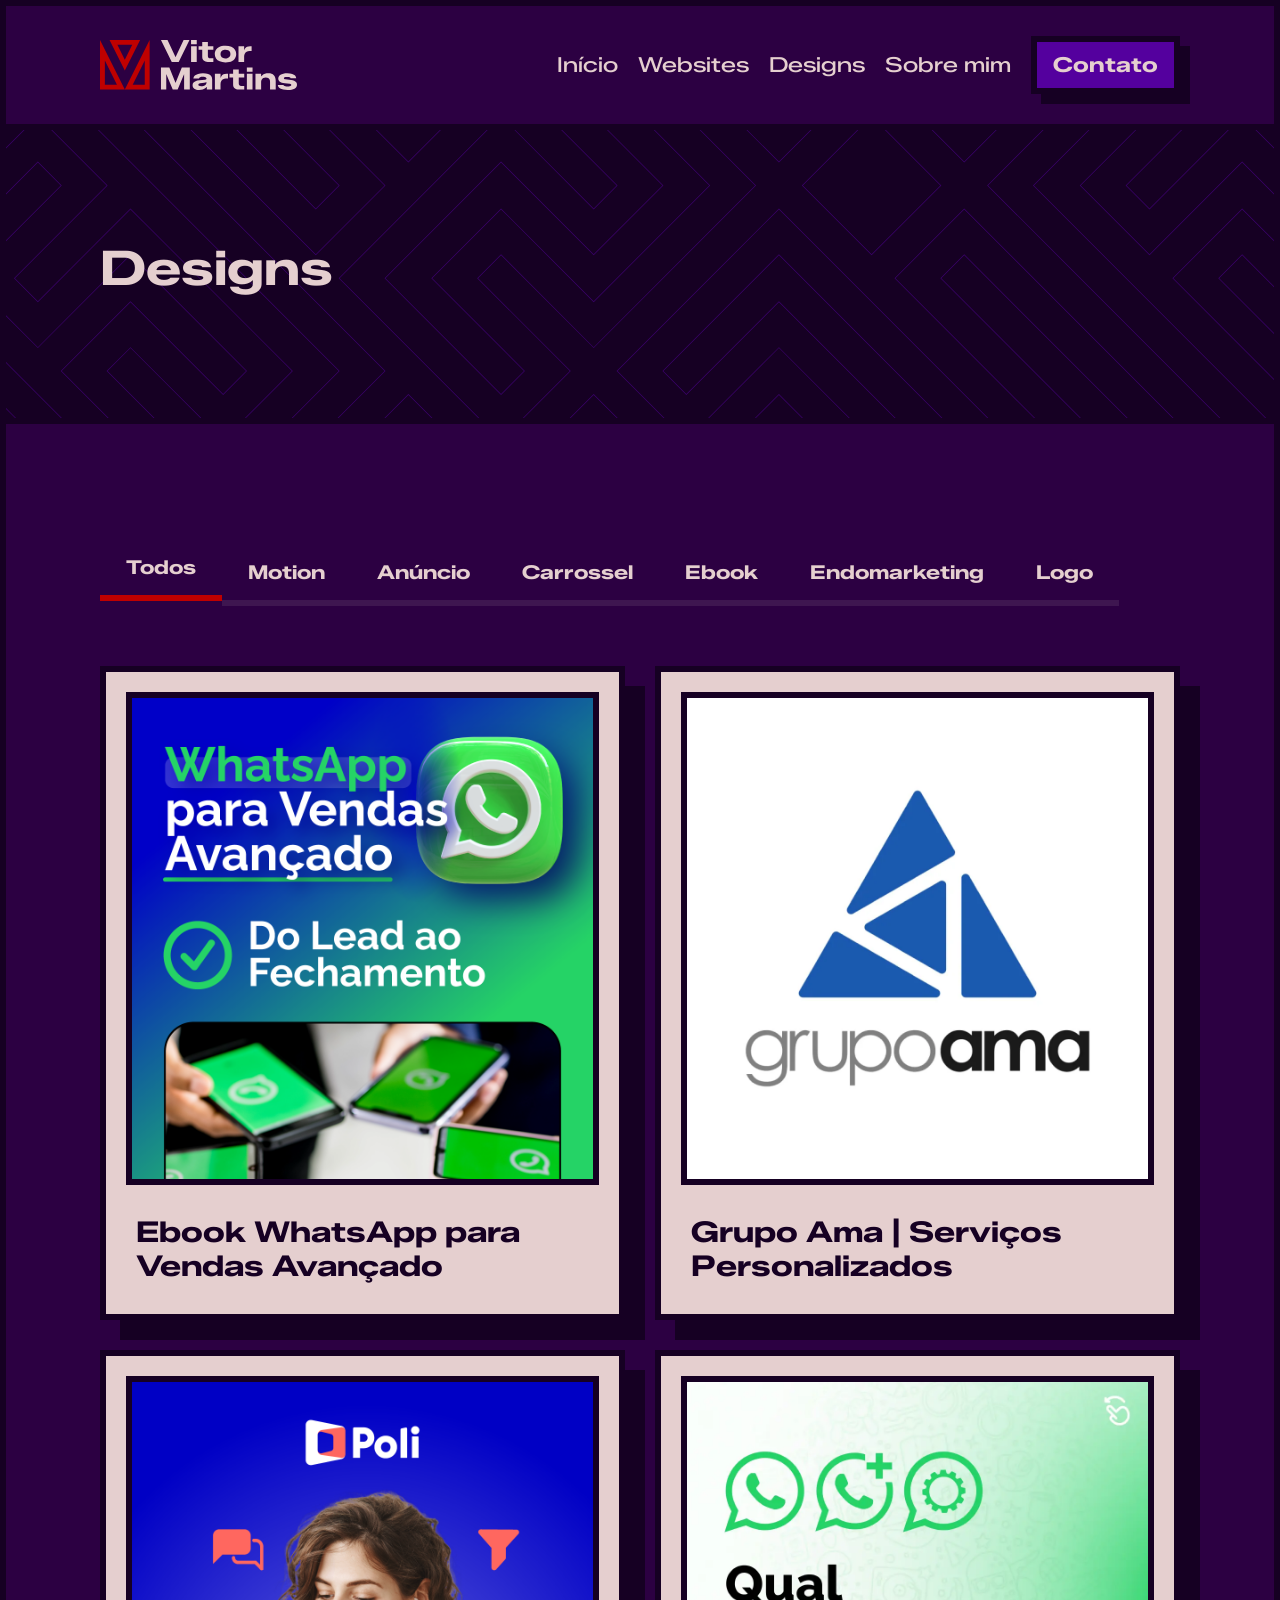
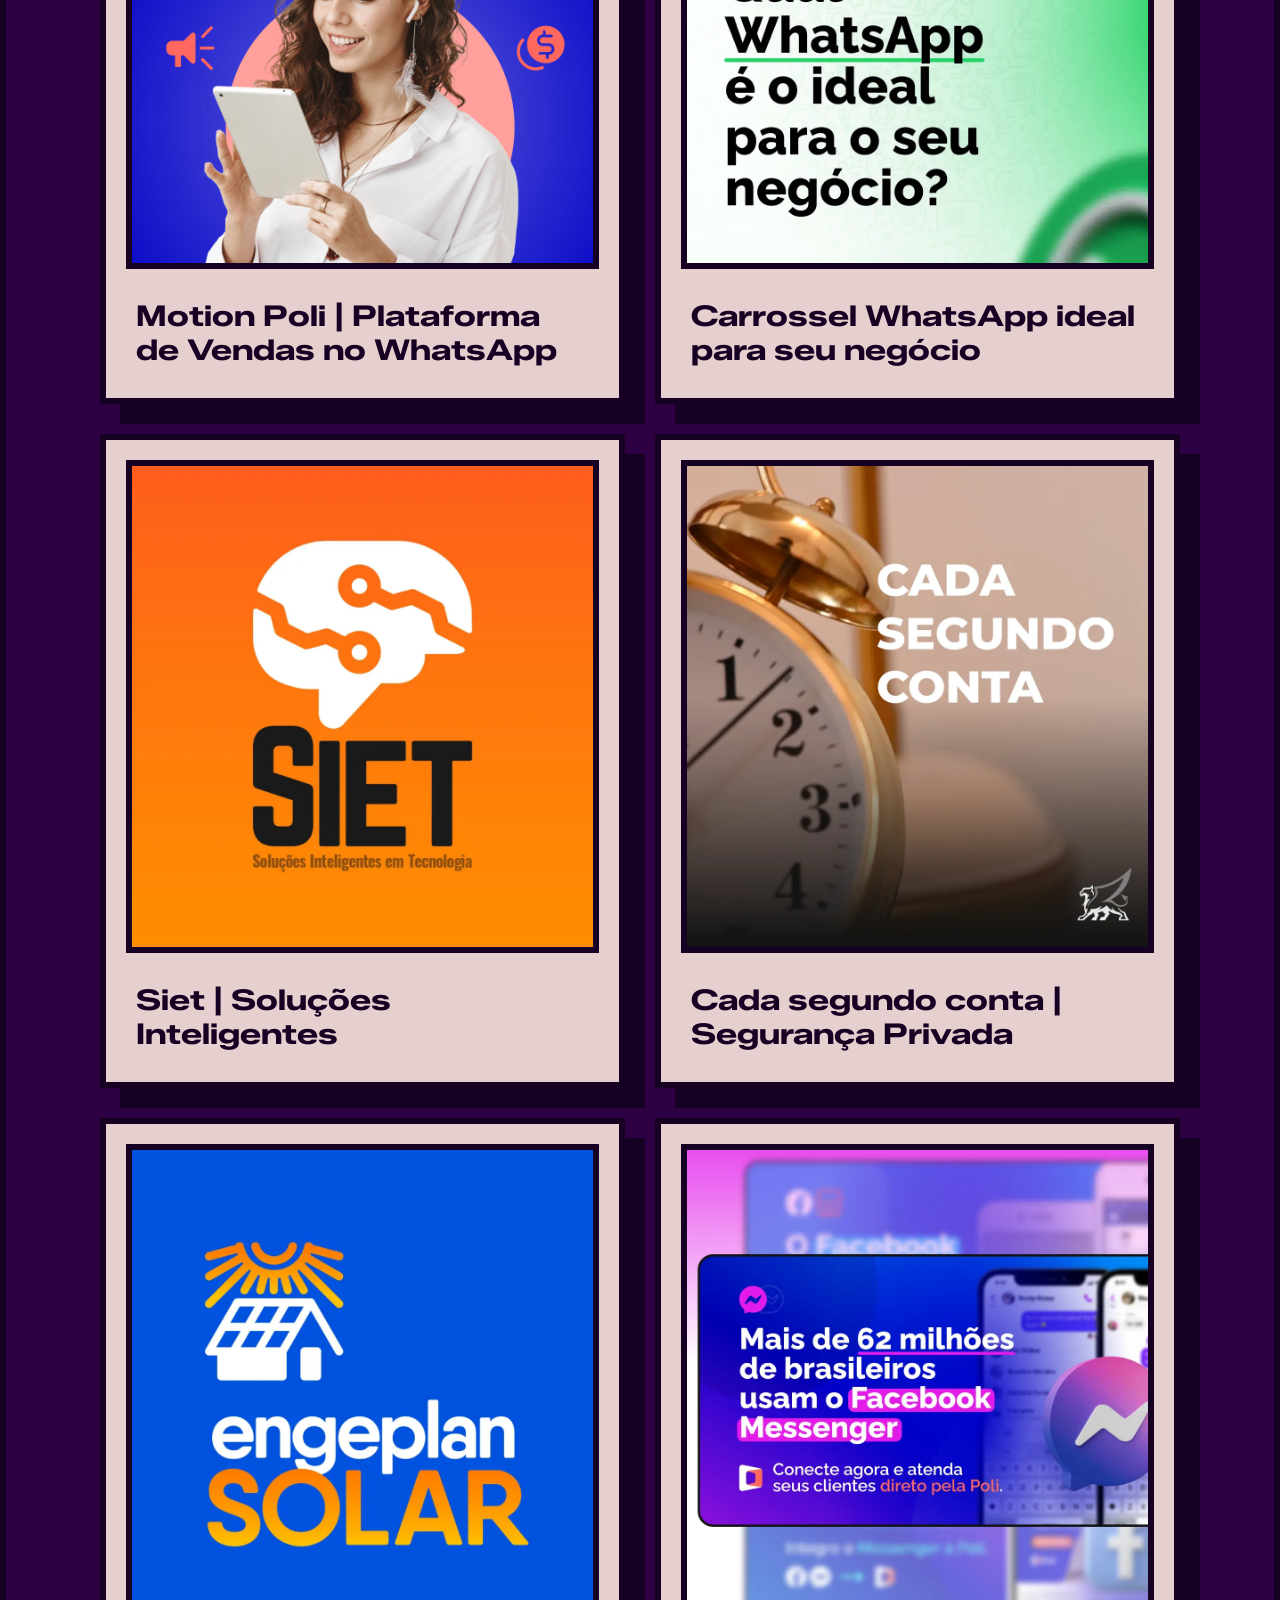
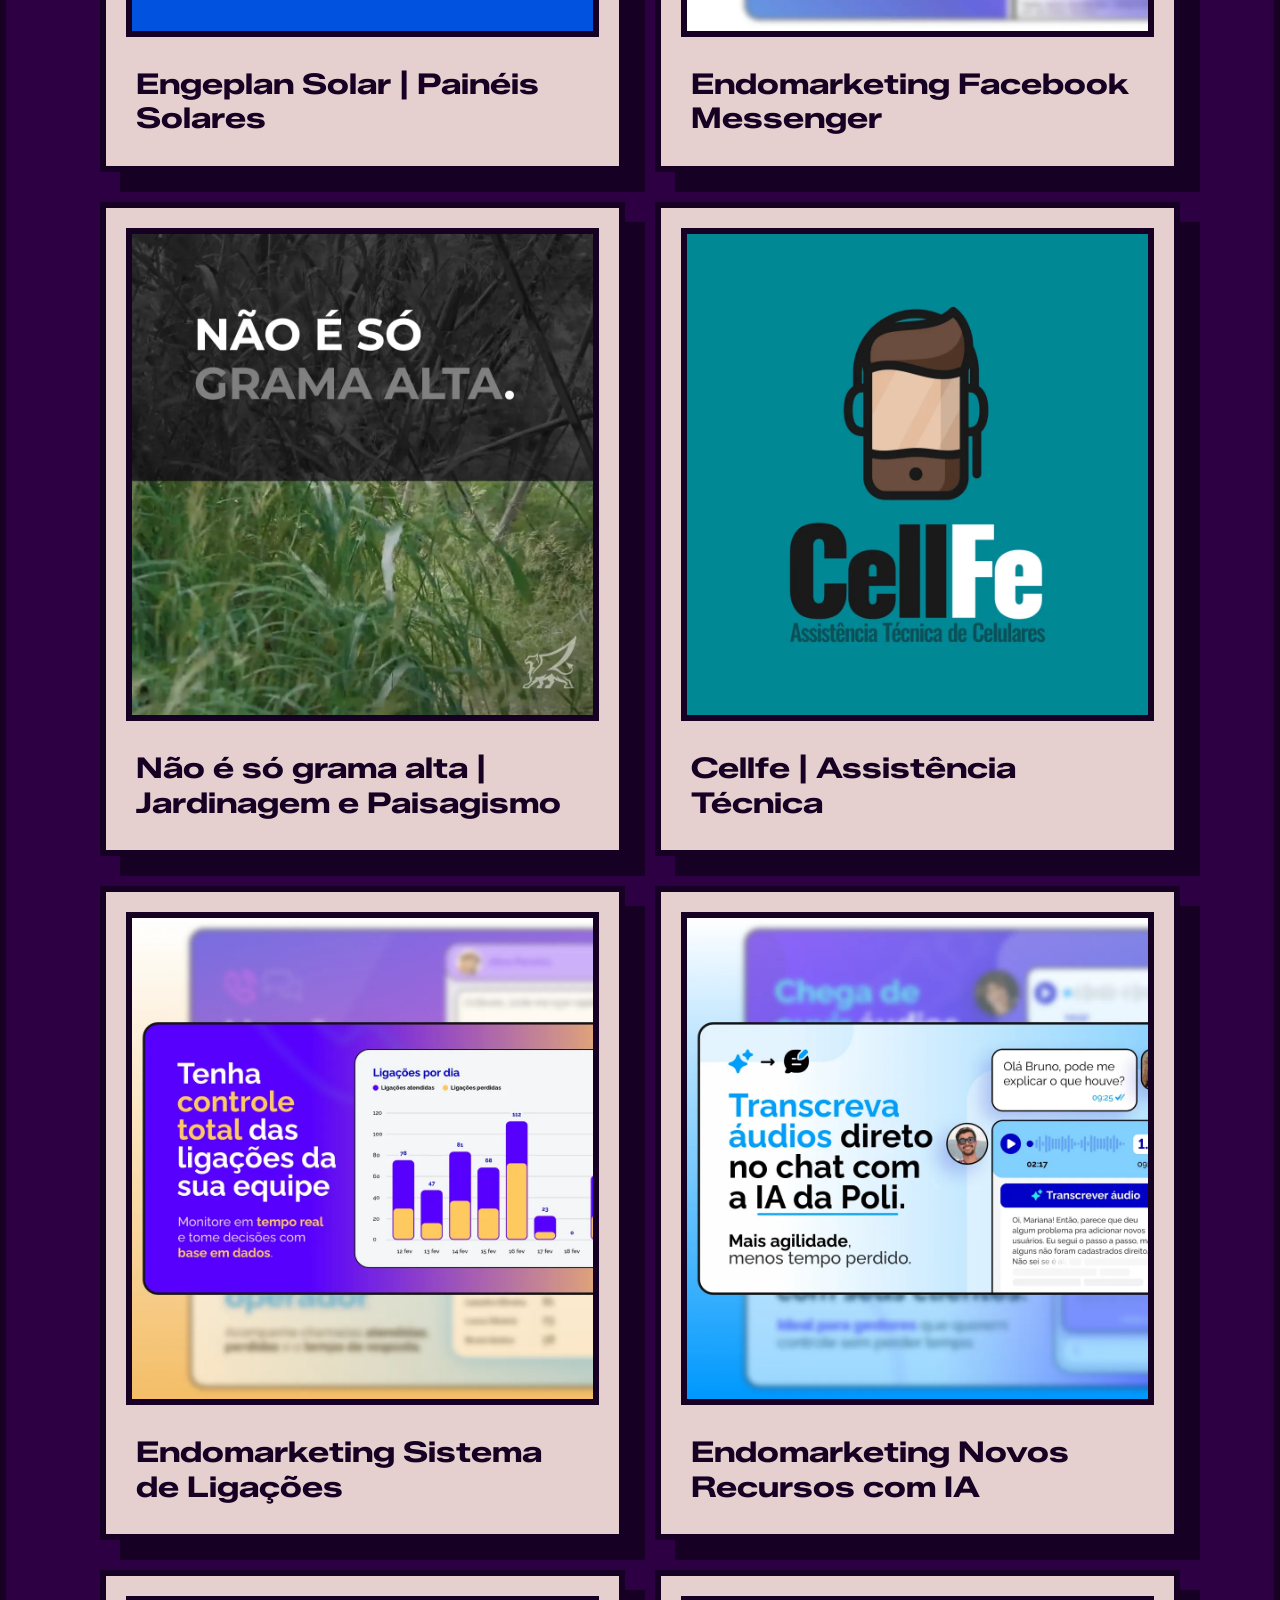
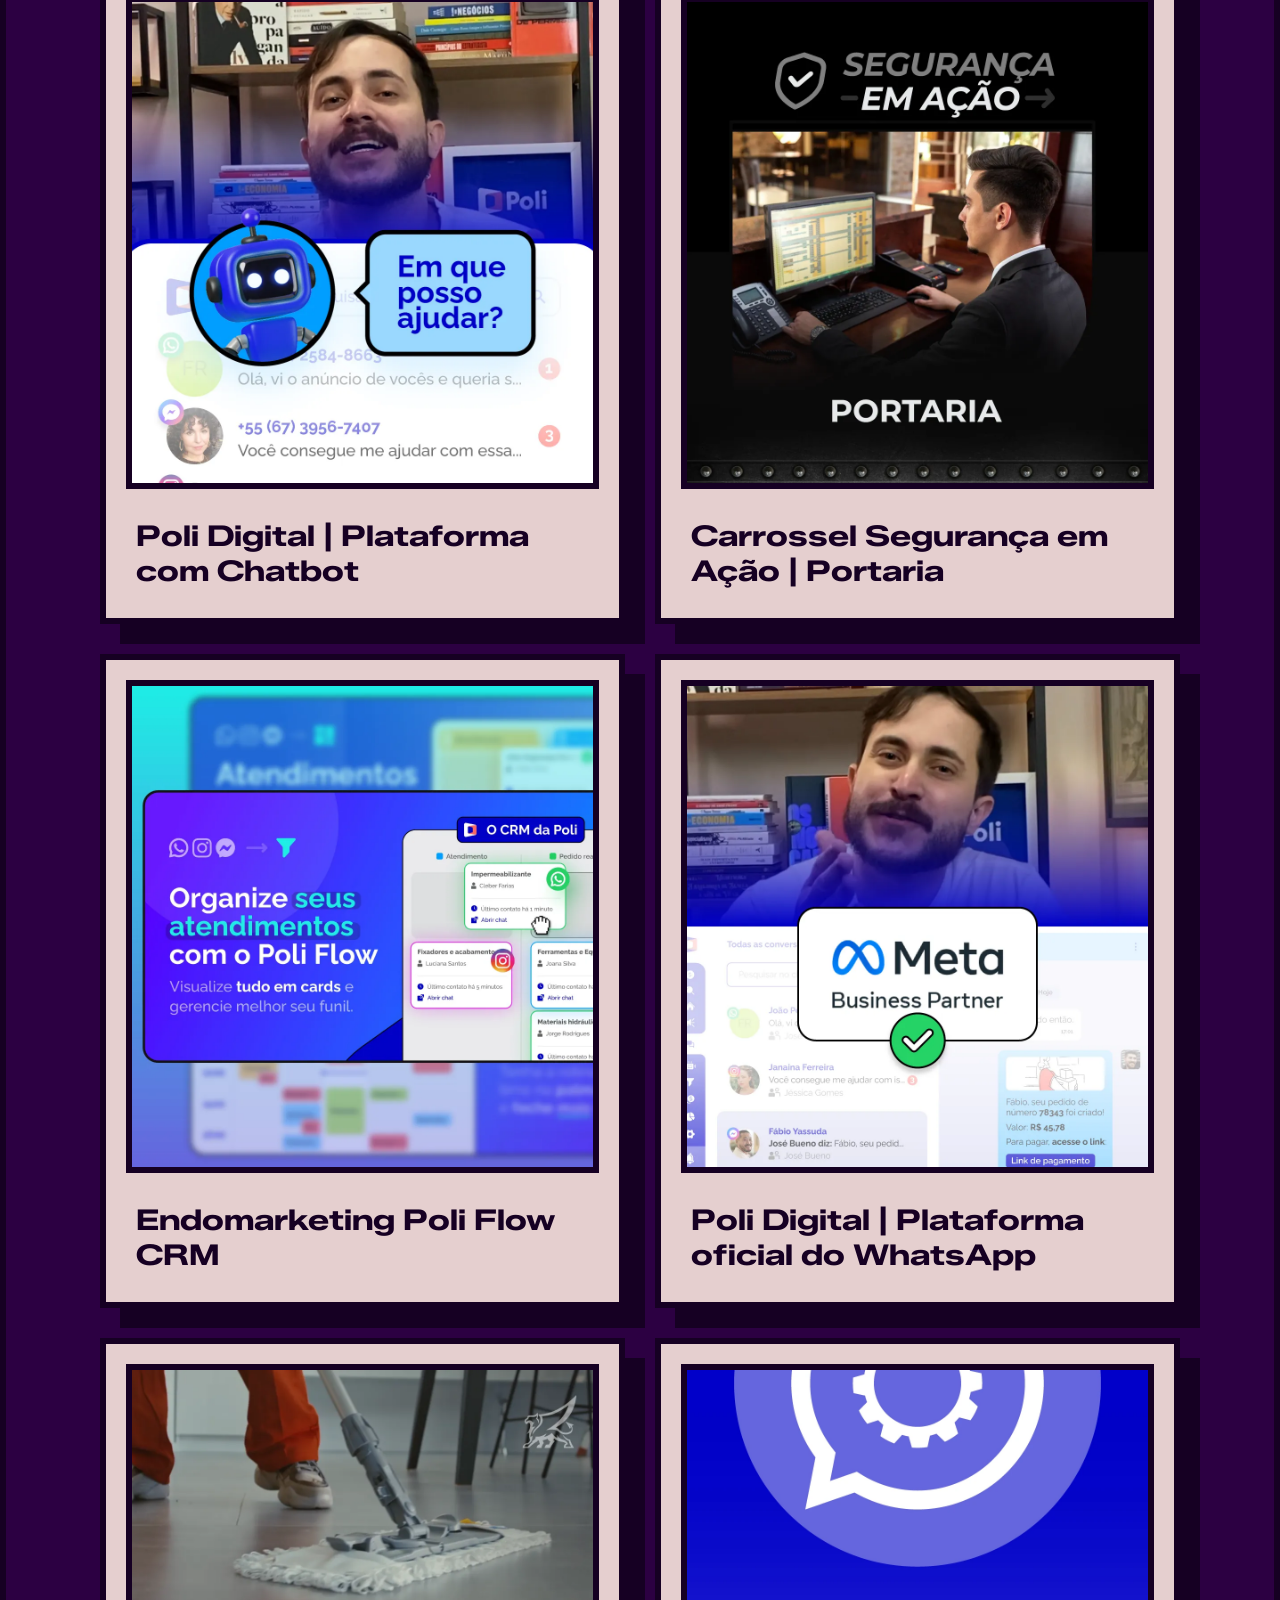
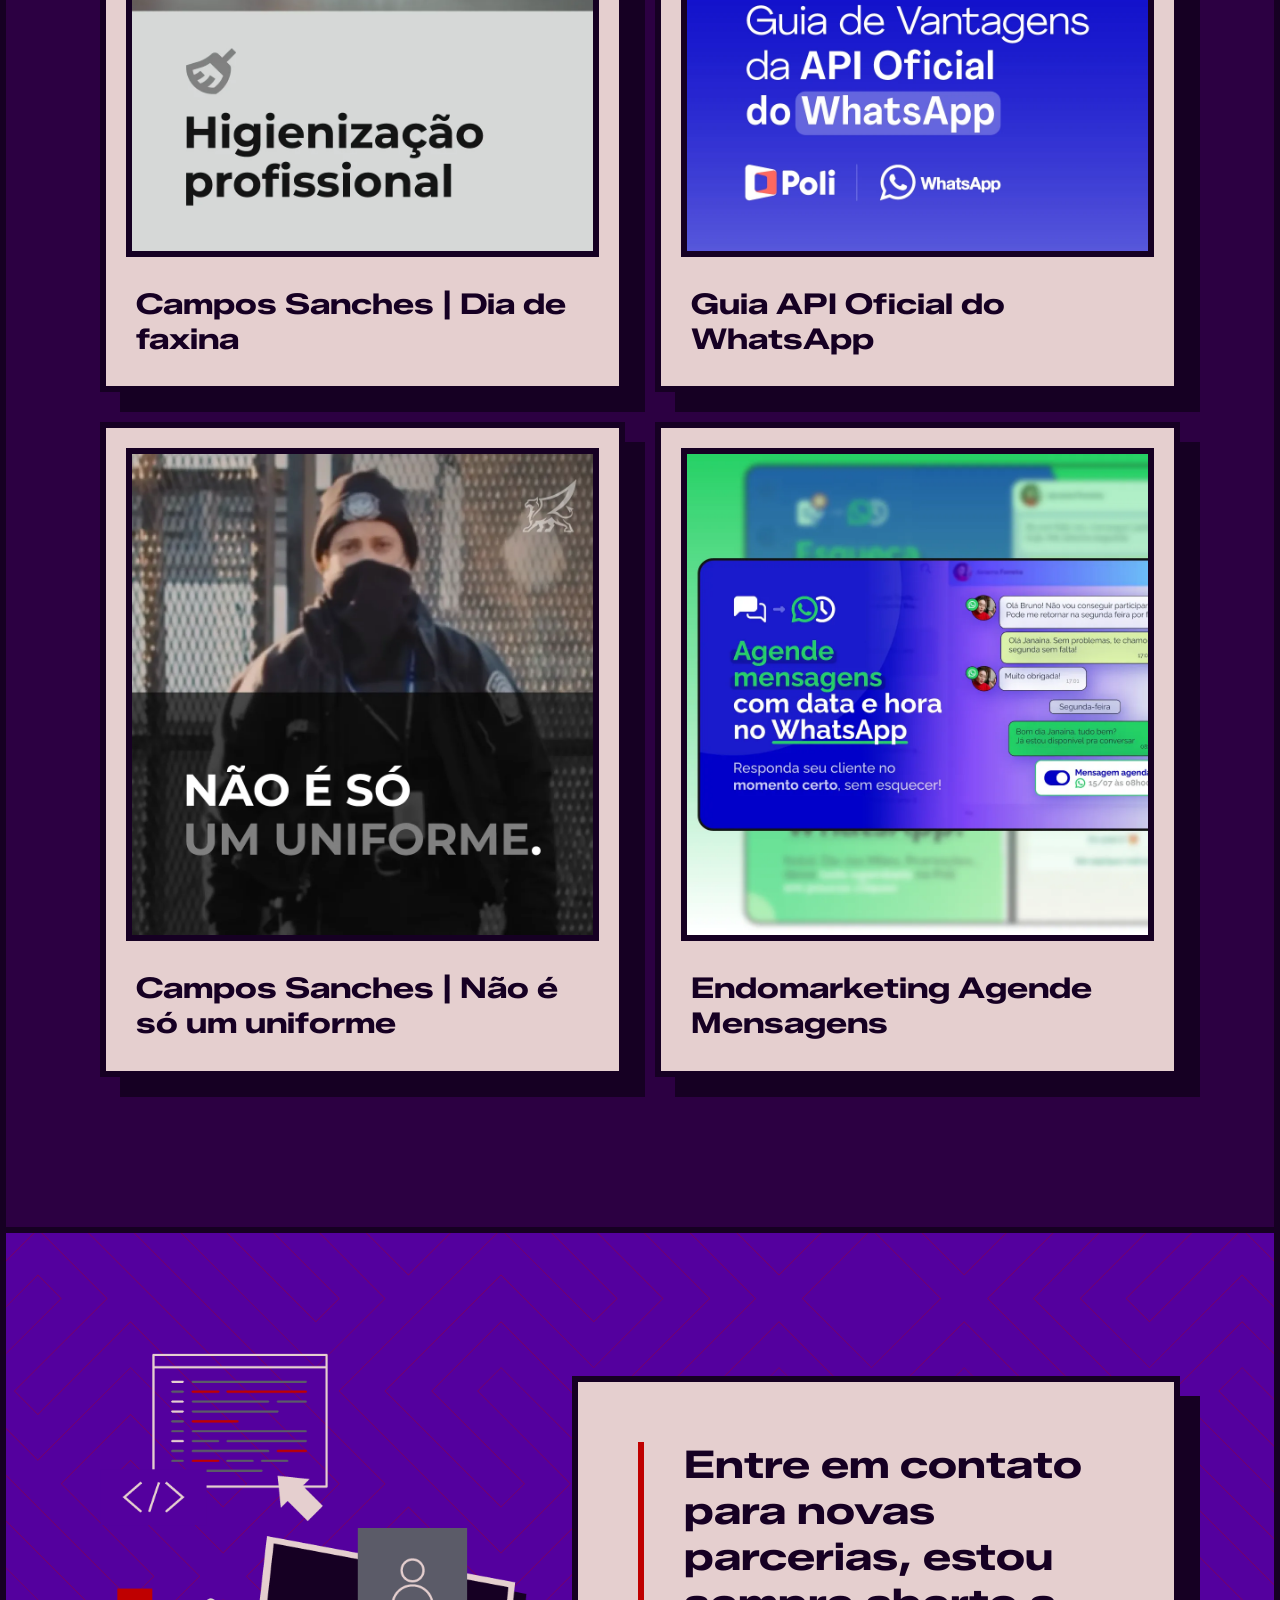
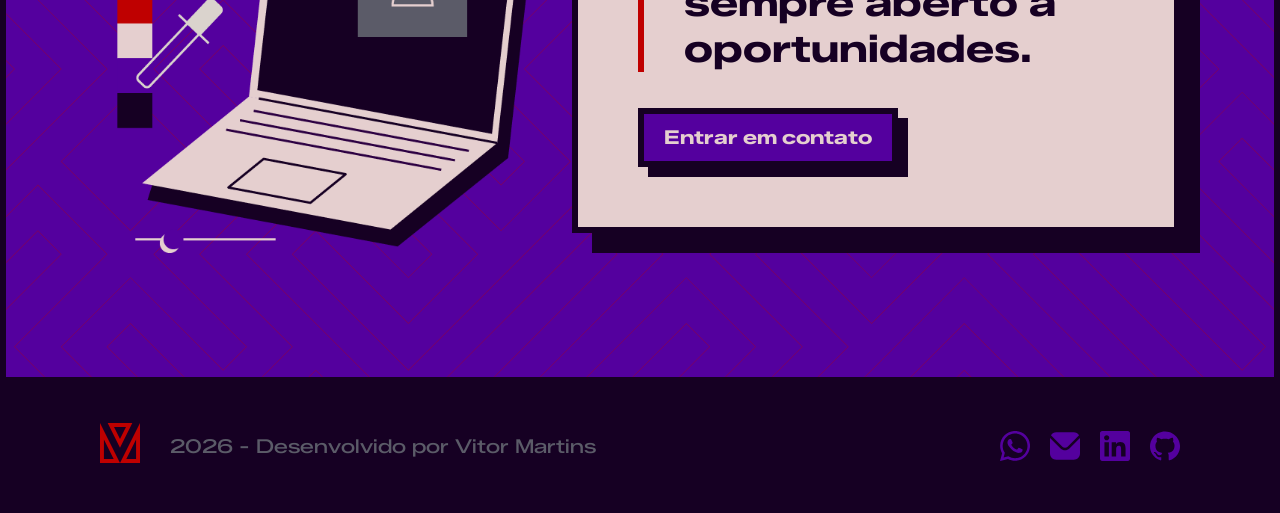
<file: designs.html>
<!doctype html>
<html lang="pt-br">

<head>
    <meta charset="UTF-8">
    <meta name="viewport" content="width=device-width, initial-scale=1.0">
    <title>Design | Vitor Martins</title>

    <link rel="preload" href="fonts/ZalandoSansExpanded-Bold.woff2" as="font" type="font/woff2" crossorigin>
    <link rel="preload" href="fonts/ZalandoSansExpanded-Medium.woff2" as="font" type="font/woff2" crossorigin>

    <link rel="preconnect" href="https://fonts.googleapis.com">
    <link rel="preconnect" href="https://fonts.gstatic.com" crossorigin>
    <link href="https://fonts.googleapis.com/css2?family=Zalando+Sans+Expanded:wght@500;700&display=swap"
        rel="stylesheet">

    <link rel="stylesheet" href="css/global.css" />
    <link rel="stylesheet" href="css/header.css" />
    <link rel="stylesheet" href="css/portfolio.css" />
    <link rel="stylesheet" href="css/footer.css" />

    <link rel="icon" href="img/favicon-red-vitor-martins.png" type="image/png">
</head>

<body class="pg-design">
    <div id="header-placeholder"></div>

    <main>
        <section class="page-title light-purple-maze-bg">
            <div class="container">
                <h1 class="title-section">Designs</h1>
            </div>
        </section>

        <section class="lista-portfolio">
            <div class="container">
                <div class="filtros-container small-bottom-margin">
                    <button class="btn-filtro active" data-filter="all">Todos</button>
                    <button class="btn-filtro" data-filter="motion">Motion</button>
                    <button class="btn-filtro" data-filter="anuncio">Anúncio</button>
                    <button class="btn-filtro" data-filter="carrossel">Carrossel</button>
                    <button class="btn-filtro" data-filter="ebook">Ebook</button>
                    <button class="btn-filtro" data-filter="endomarketing">Endomarketing</button>
                    <button class="btn-filtro" data-filter="logo">Logo</button>
                </div>

                <div id="lista-projetos-designs" class="grid-portfolio">
                </div>
            </div>
        </section>

        <div id="footer-placeholder"></div>
    </main>

    <script type="module" src="js/main.js"></script>
    <script type="module" src="js/portfolio.js"></script>
</body>

</html>
</file>
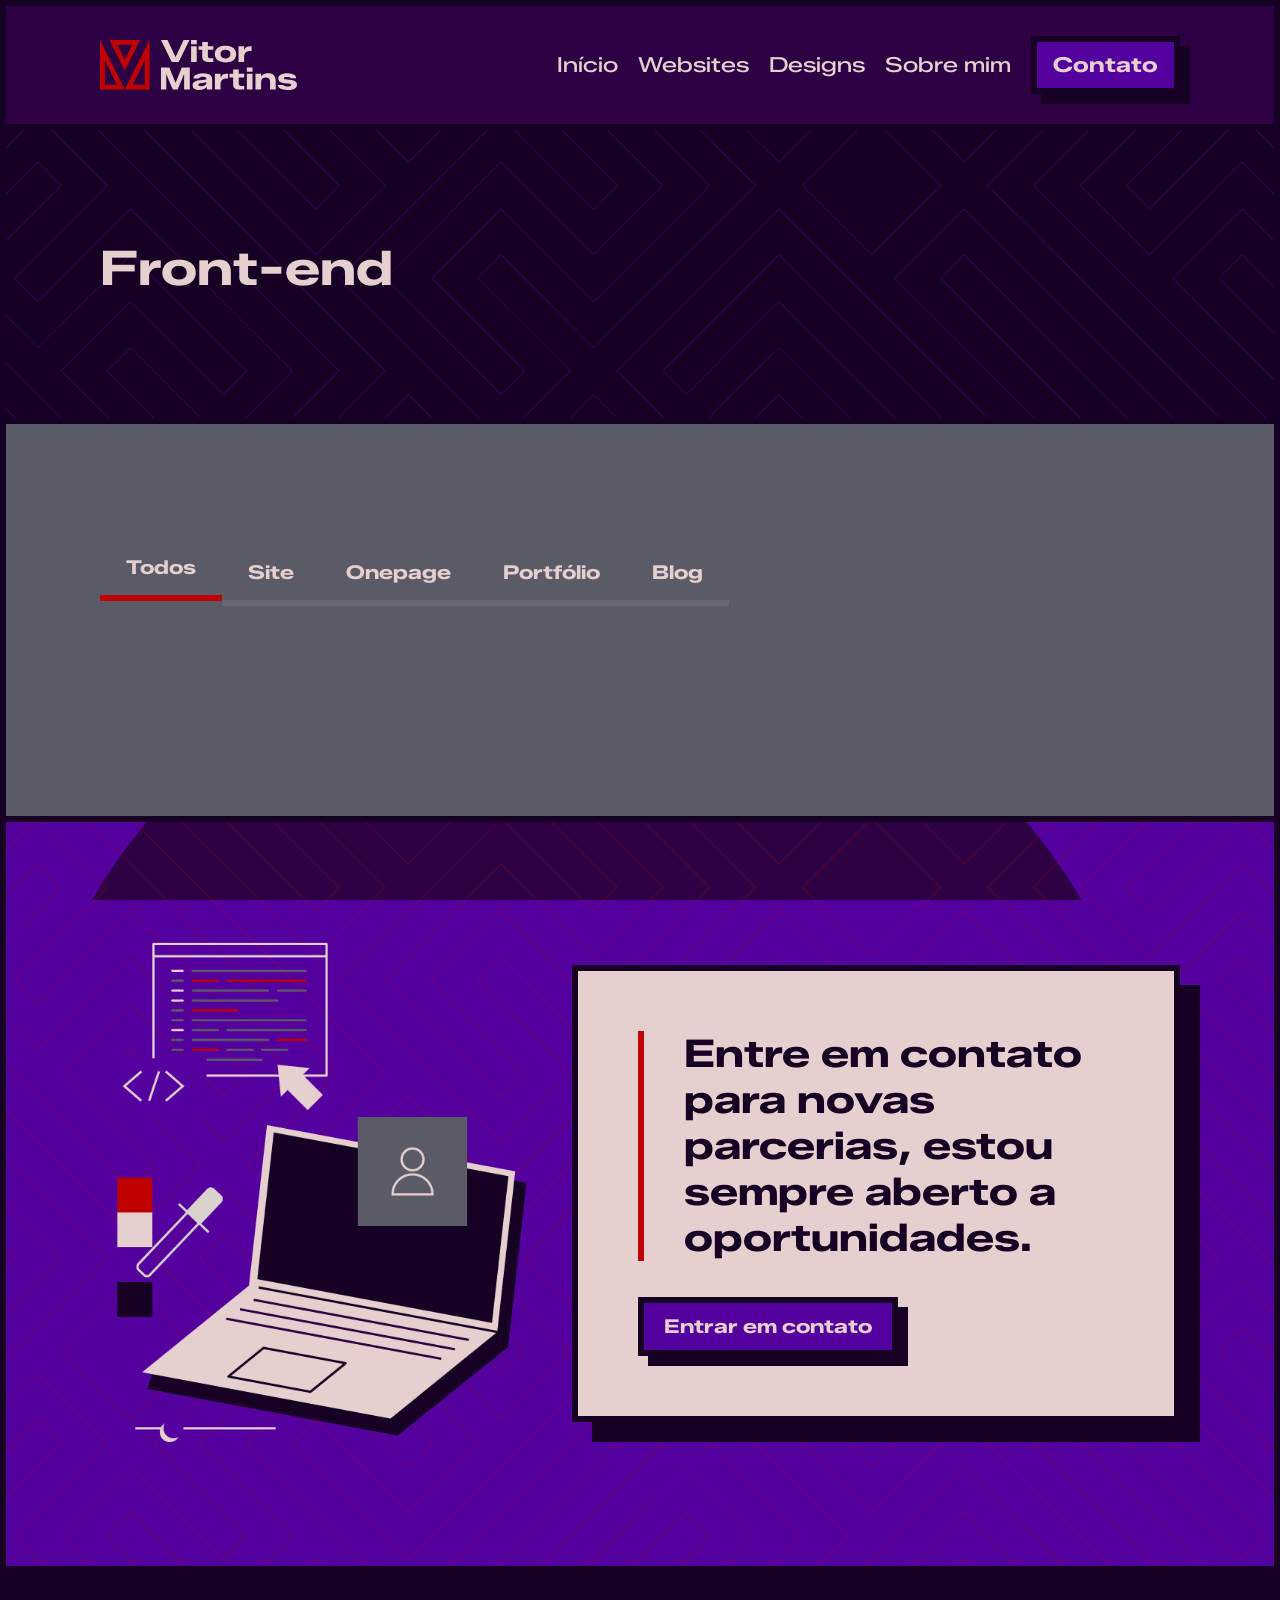
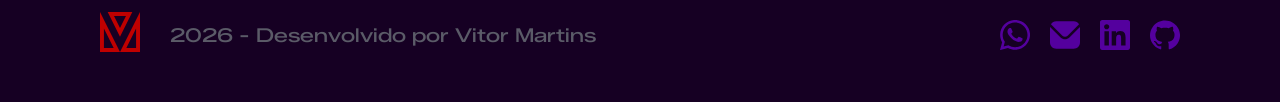
<file: front-end.html>
<!doctype html>
<html lang="pt-br">

<head>
    <meta charset="UTF-8">
    <meta name="viewport" content="width=device-width, initial-scale=1.0">
    <title>Front-end | Vitor Martins</title>

    <link rel="preload" href="fonts/ZalandoSansExpanded-Bold.woff2" as="font" type="font/woff2" crossorigin>
    <link rel="preload" href="fonts/ZalandoSansExpanded-Medium.woff2" as="font" type="font/woff2" crossorigin>

    <link rel="preconnect" href="https://fonts.googleapis.com">
    <link rel="preconnect" href="https://fonts.gstatic.com" crossorigin>
    <link href="https://fonts.googleapis.com/css2?family=Zalando+Sans+Expanded:wght@500;700&display=swap" rel="stylesheet">

    <link rel="stylesheet" href="css/global.css" />
    <link rel="stylesheet" href="css/header.css" />
    <link rel="stylesheet" href="css/portfolio.css" />
    <link rel="stylesheet" href="css/footer.css" />

    <link rel="icon" href="img/favicon-red-vitor-martins.png" type="image/png">
</head>

<body class="pg-front-end">
    <div id="header-placeholder"></div>

    <main>
        <section class="page-title light-purple-maze-bg">
            <div class="container">
                <h1 class="title-section">Front-end</h1>
            </div>
        </section>

        <section class="lista-portfolio gray-section">
            <div class="container">
                <div class="filtros-container small-bottom-margin">
                    <button class="btn-filtro active" data-filter="all">Todos</button>
                    <button class="btn-filtro" data-filter="site">Site</button>
                    <button class="btn-filtro" data-filter="onepage">Onepage</button>
                    <button class="btn-filtro" data-filter="portfolio">Portfólio</button>
                    <button class="btn-filtro" data-filter="blog">Blog</button>
                </div>

                <div id="lista-projetos-front" class="grid-portfolio">
                </div>
            </div>
        </section>

        <div id="footer-placeholder"></div>
    </main>

    <script type="module" src="js/main.js"></script>
    <script type="module" src="js/portfolio.js"></script>
</body>

</html>
</file>
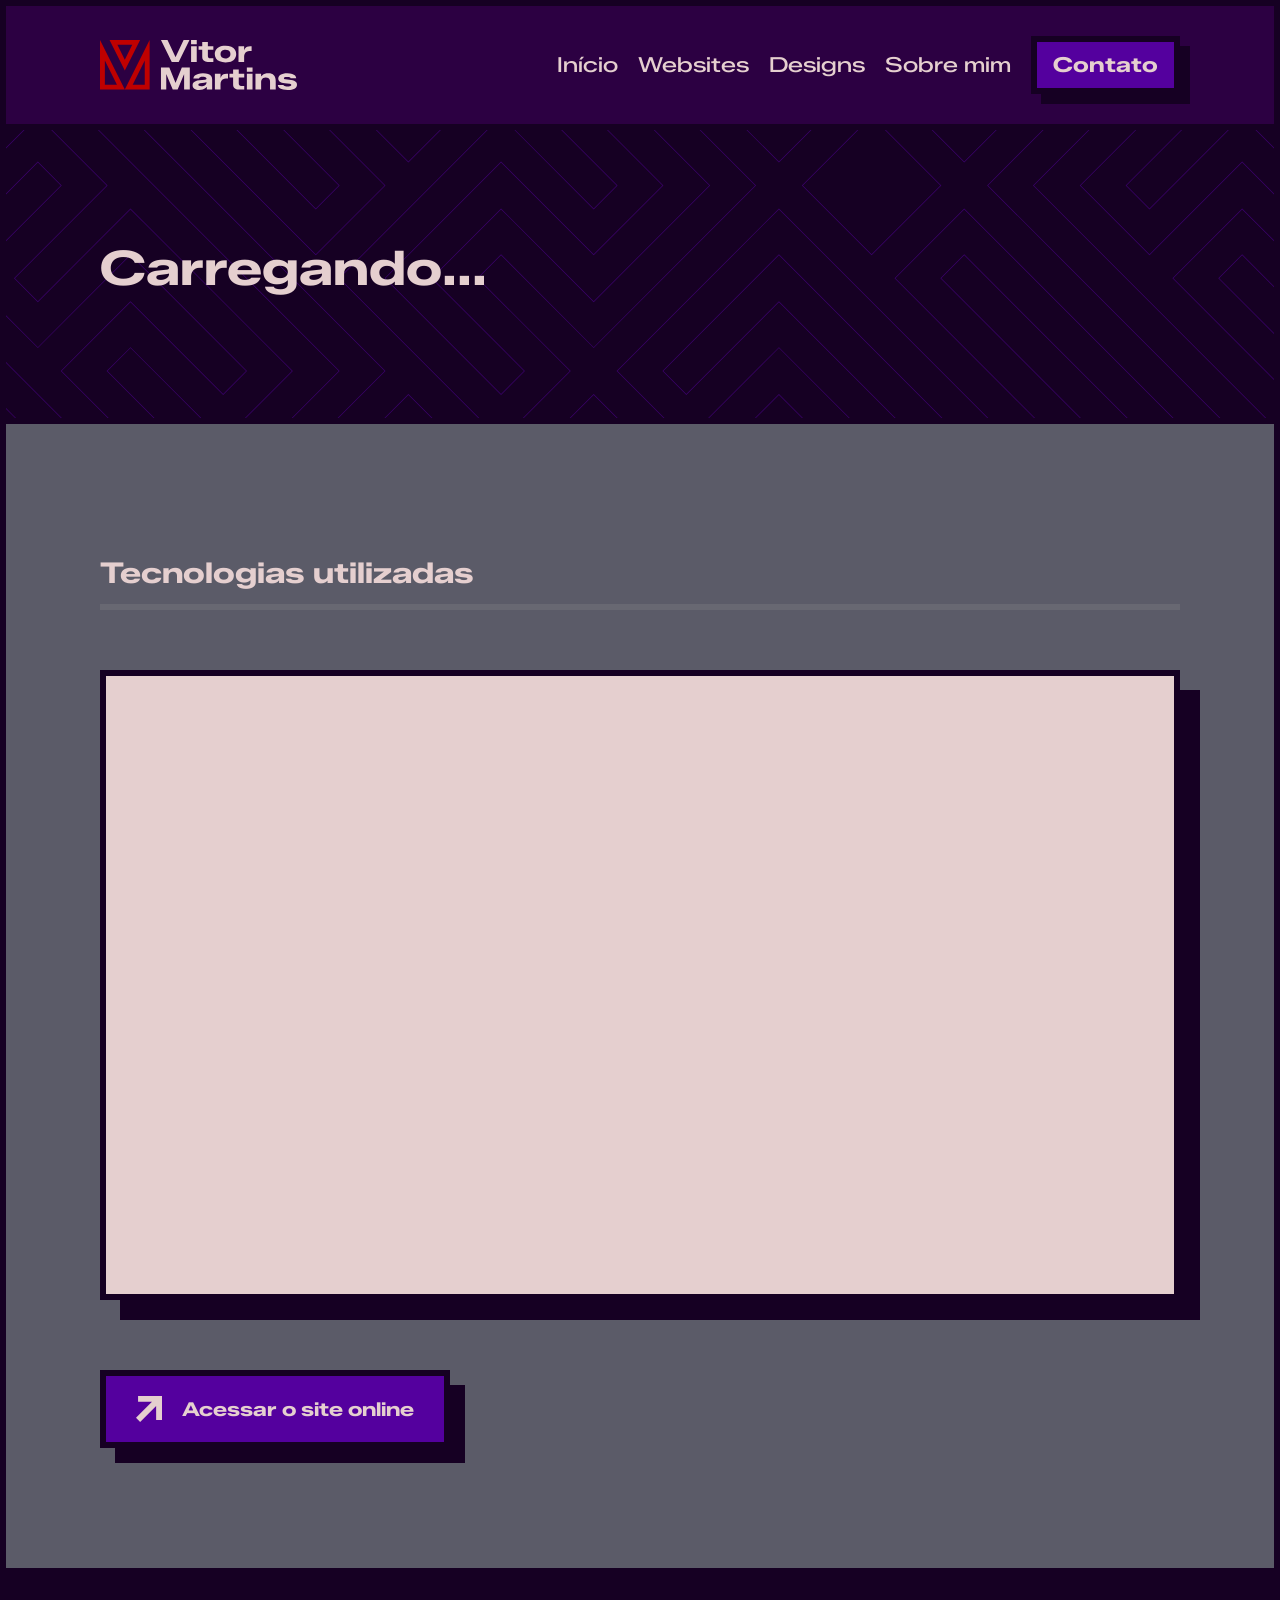
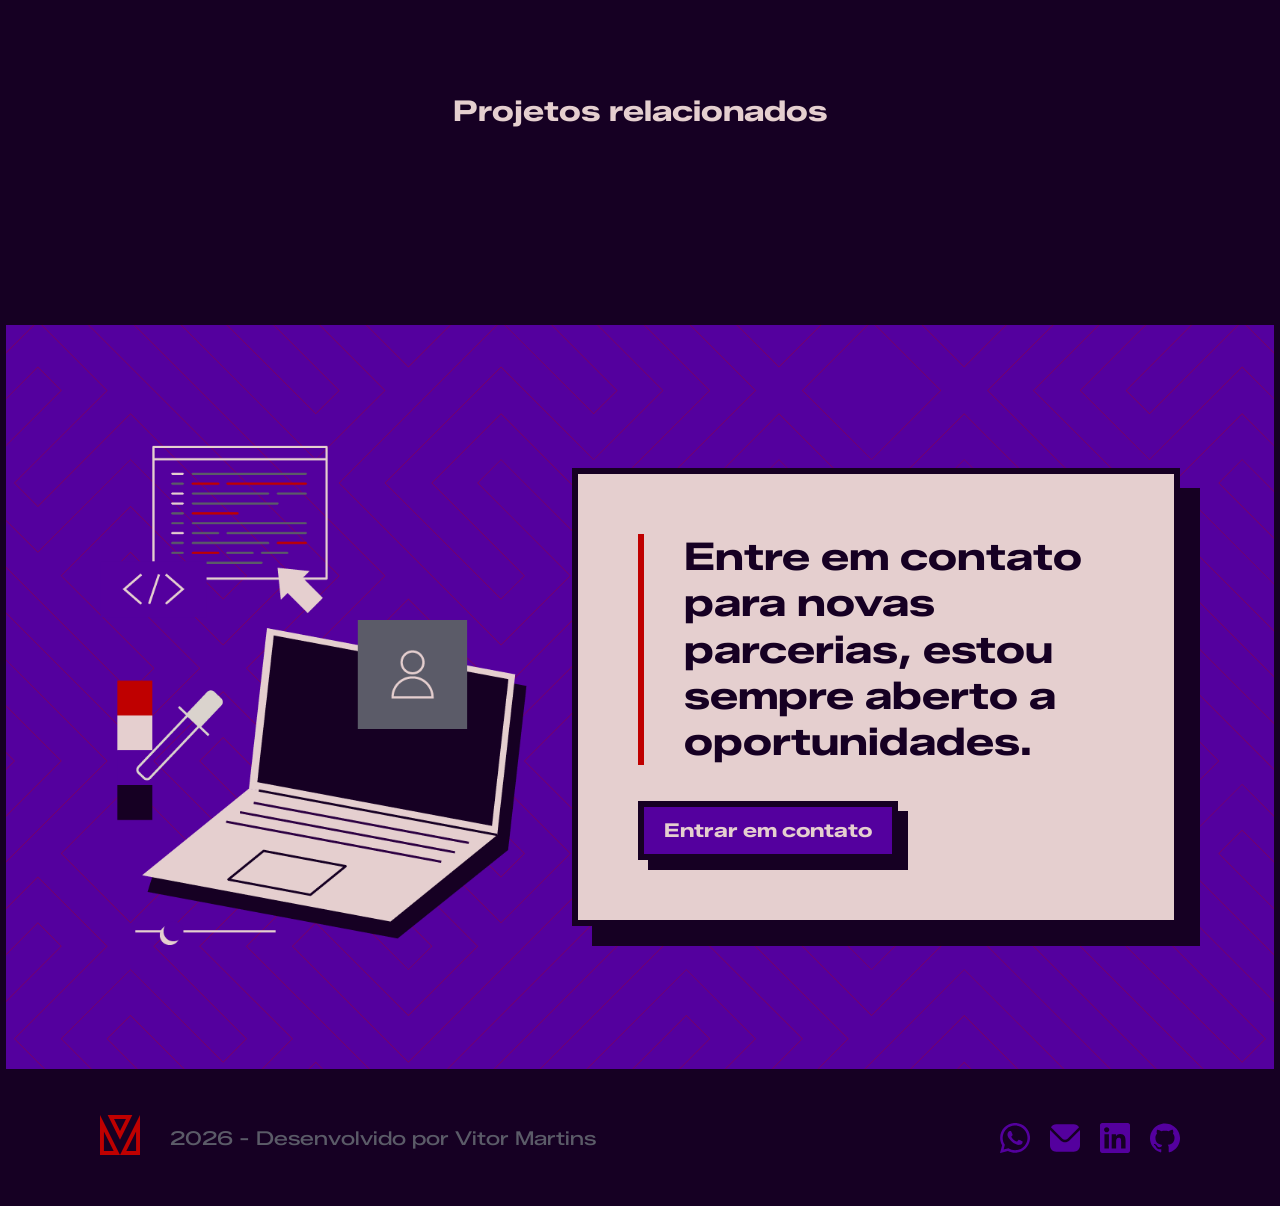
<file: projeto-front-end.html>
<!doctype html>
<html lang="pt-br">

<head>
    <meta charset="UTF-8">
    <meta name="viewport" content="width=device-width, initial-scale=1.0">
    <title>Projeto Front-end | Vitor Martins</title>

    <link rel="preload" href="fonts/ZalandoSansExpanded-Bold.woff2" as="font" type="font/woff2" crossorigin>
    <link rel="preload" href="fonts/ZalandoSansExpanded-Medium.woff2" as="font" type="font/woff2" crossorigin>

    <link rel="preconnect" href="https://fonts.googleapis.com">
    <link rel="preconnect" href="https://fonts.gstatic.com" crossorigin>
    <link href="https://fonts.googleapis.com/css2?family=Zalando+Sans+Expanded:wght@500;700&display=swap"
        rel="stylesheet">

    <link rel="stylesheet" href="css/global.css" />
    <link rel="stylesheet" href="css/header.css" />
    <link rel="stylesheet" href="css/portfolio.css" />
    <link rel="stylesheet" href="css/portfolio-individual.css" />
    <link rel="stylesheet" href="css/footer.css" />

    <link rel="icon" href="img/favicon-red-vitor-martins.png" type="image/png">
</head>

<body class="pg-projeto-detalhe">
    <div id="header-placeholder"></div>

    <main>
        <section class="page-title light-purple-maze-bg">
            <div class="container">
                <h1 id="projeto-titulo" class="title-section">Carregando...</h1>
            </div>
        </section>

        <section class="visualizacao-projeto gray-section">
            <div class="container">
                <div class="info-projeto-topo">
                    <h3 class="tec-title">Tecnologias utilizadas</h3>
                    <div id="projeto-tecs" class="icones-tecnologias"></div>
                </div>
                <div class="moldura-pc">
                    <div id="container-imagem-scroll" class="scroll-interno">
                    </div>
                </div>
                <div class="acoes-projeto">
                    <a id="btn-link-projeto" href="#" class="button-open-site" target="_blank">
                        <svg xmlns="http://www.w3.org/2000/svg" viewBox="0 0 26.6 26.6" class="icon-open-arrow">
                            <polygon
                                points="2.12 0 2.12 6 16.35 6 0 22.35 4.24 26.6 20.6 10.24 20.6 24.47 26.6 24.47 26.6 0 2.12 0" />
                        </svg>

                        <span>
                            Acessar o site online
                        </span>
                    </a>
                </div>
            </div>
        </section>

        <section class="descricao-detalhada light-section">
            <div class="container">
                <h3 class="tec-title black-text small-bottom-margin">Descrição</h3>
                <p id="projeto-descricao"></p>
            </div>
        </section>

        <section class="projetos-relacionados dark-section">
            <div class="container">
                <h3 class="tec-title medium-bottom-margin center-content">Projetos relacionados</h3>
                <div id="lista-relacionados" class="grid-relacionados">
                </div>
            </div>
        </section>
    </main>

    <div id="footer-placeholder"></div>

    <script type="module" src="js/main.js"></script>
    <script src="js/projeto-detalhes.js"></script>
</body>

</html>
</file>
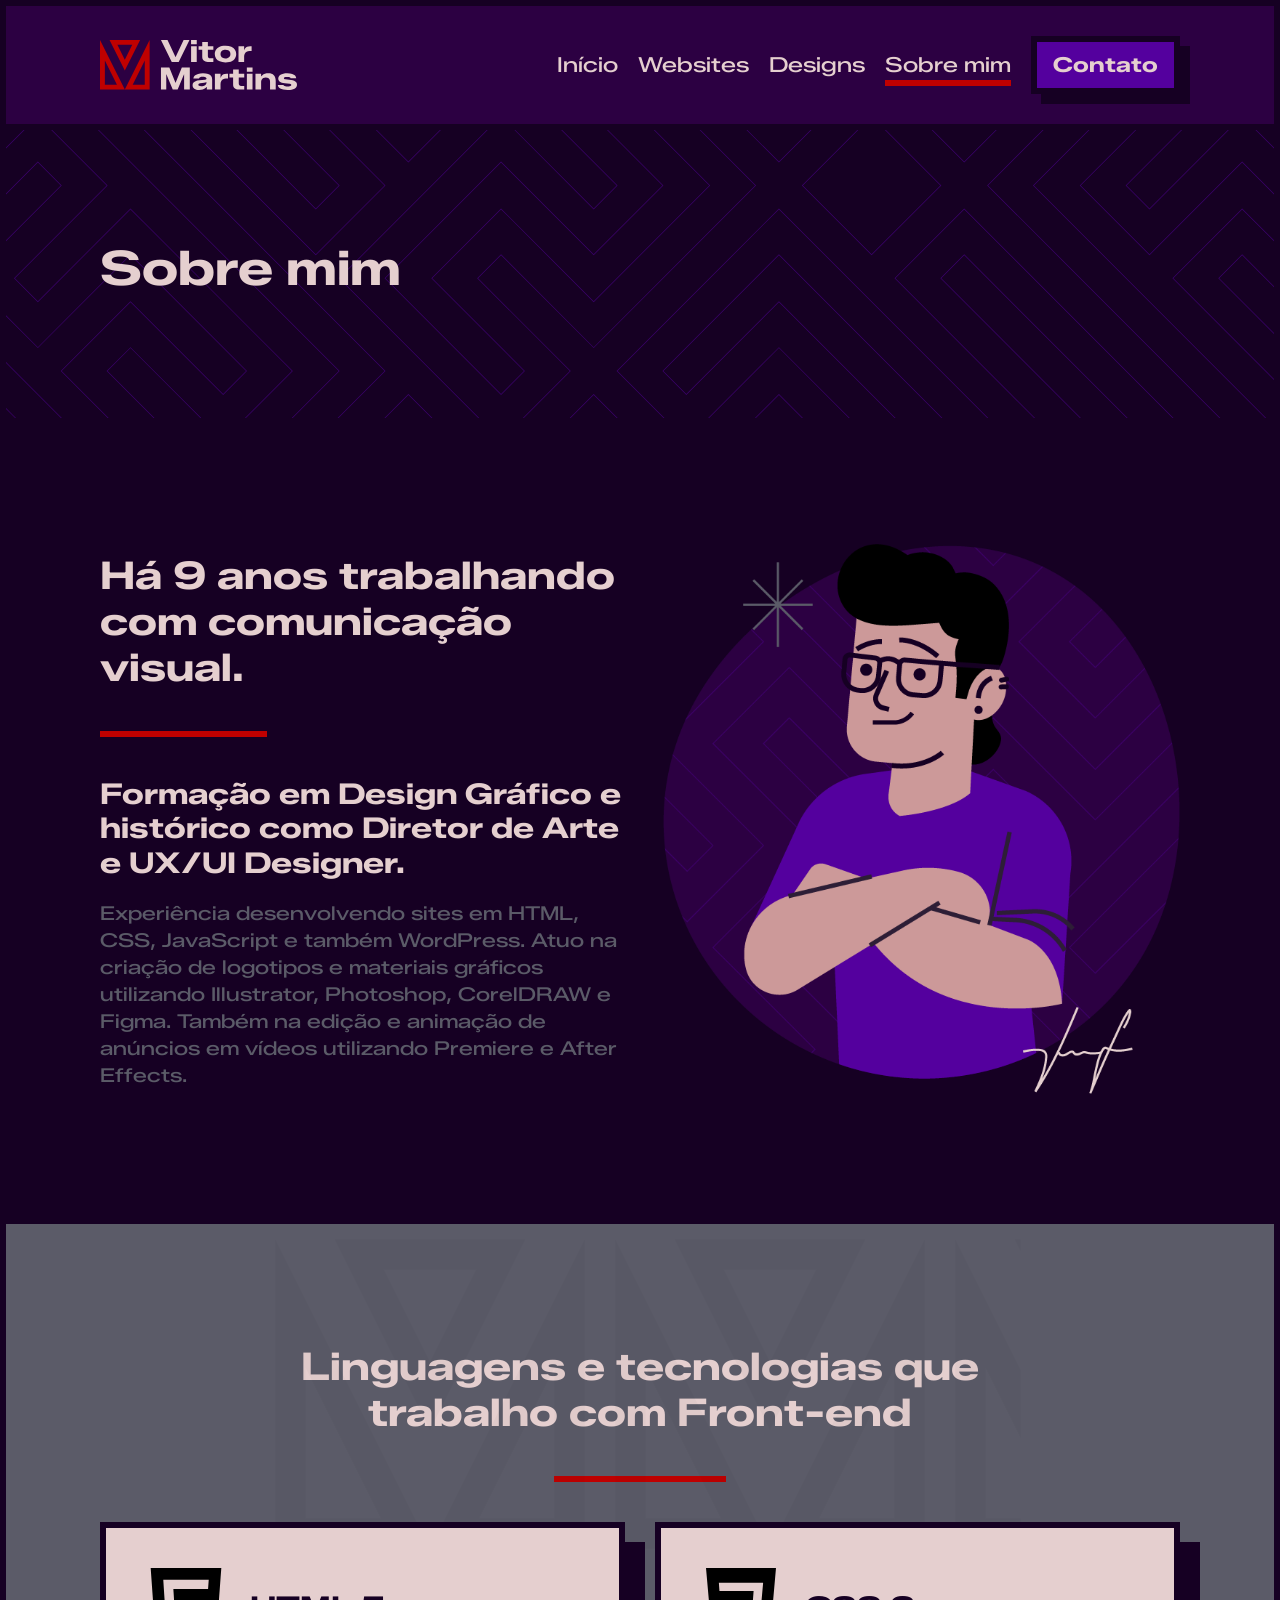
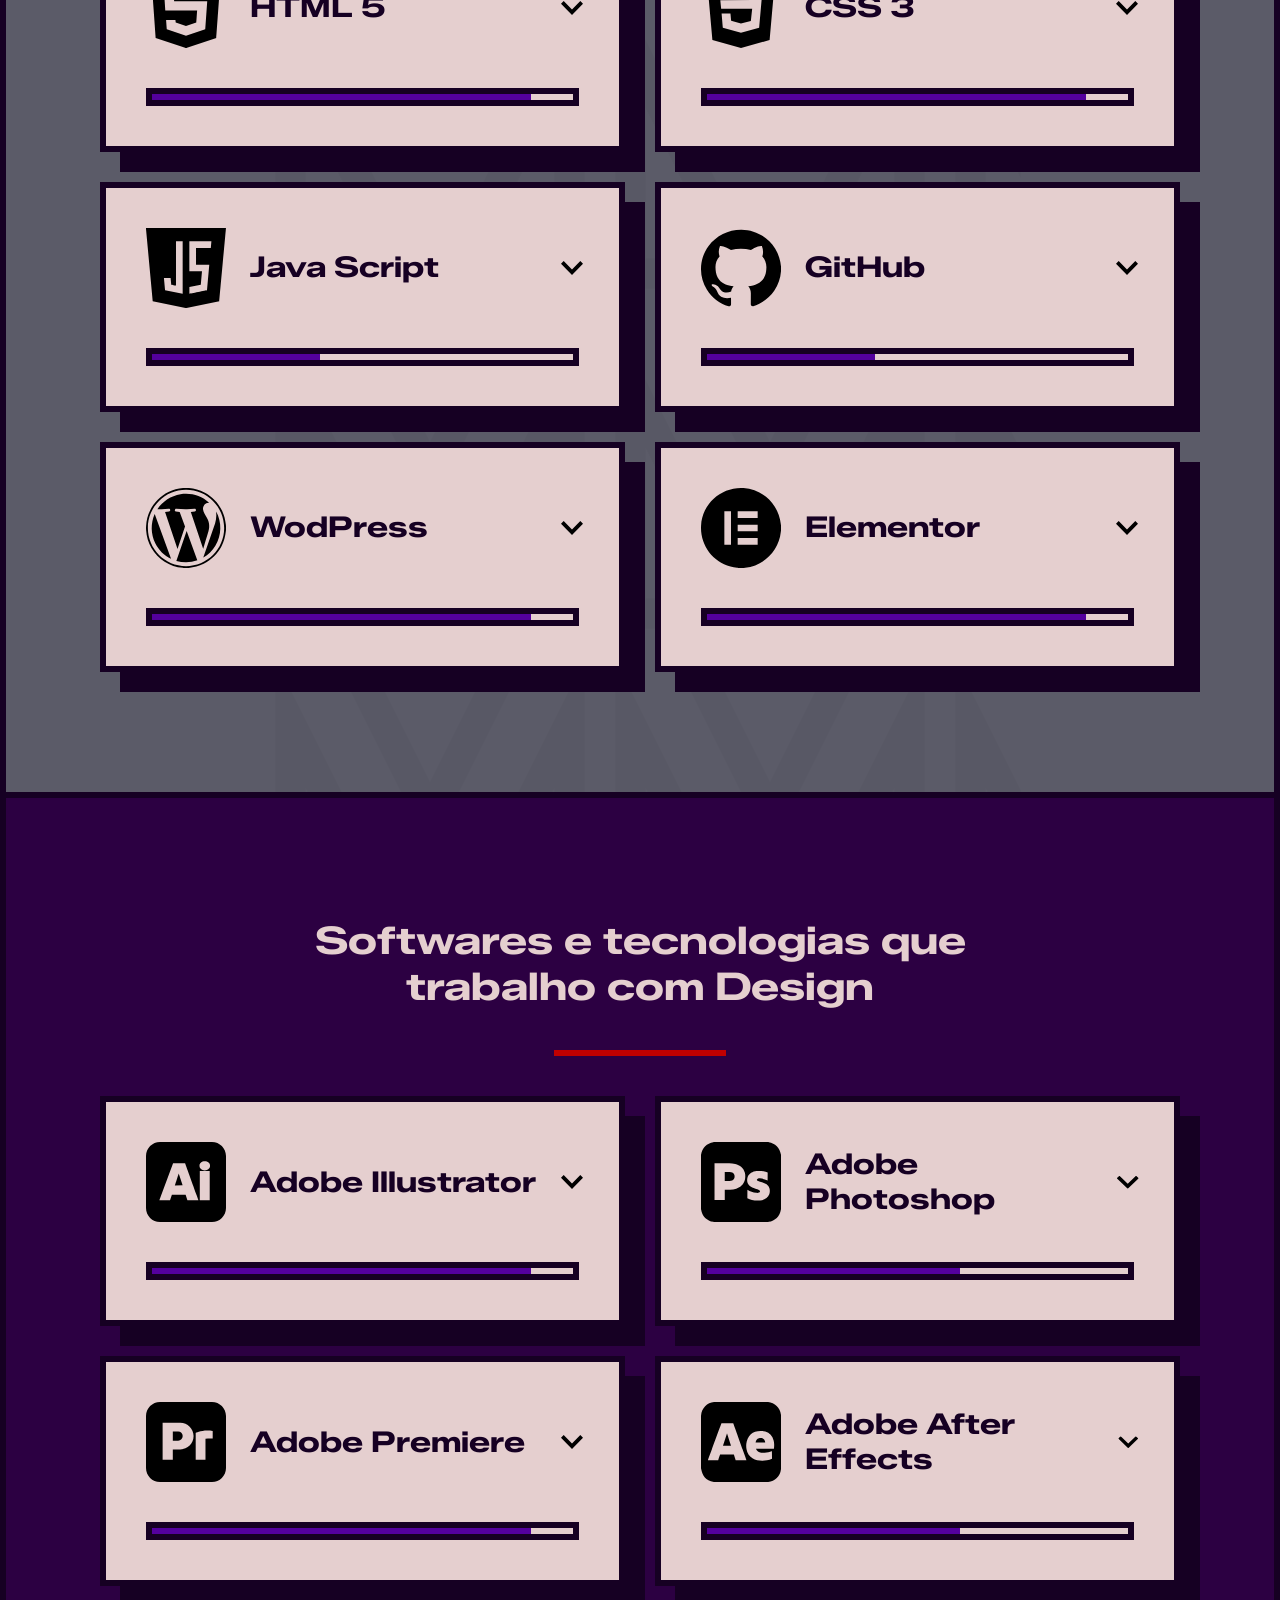
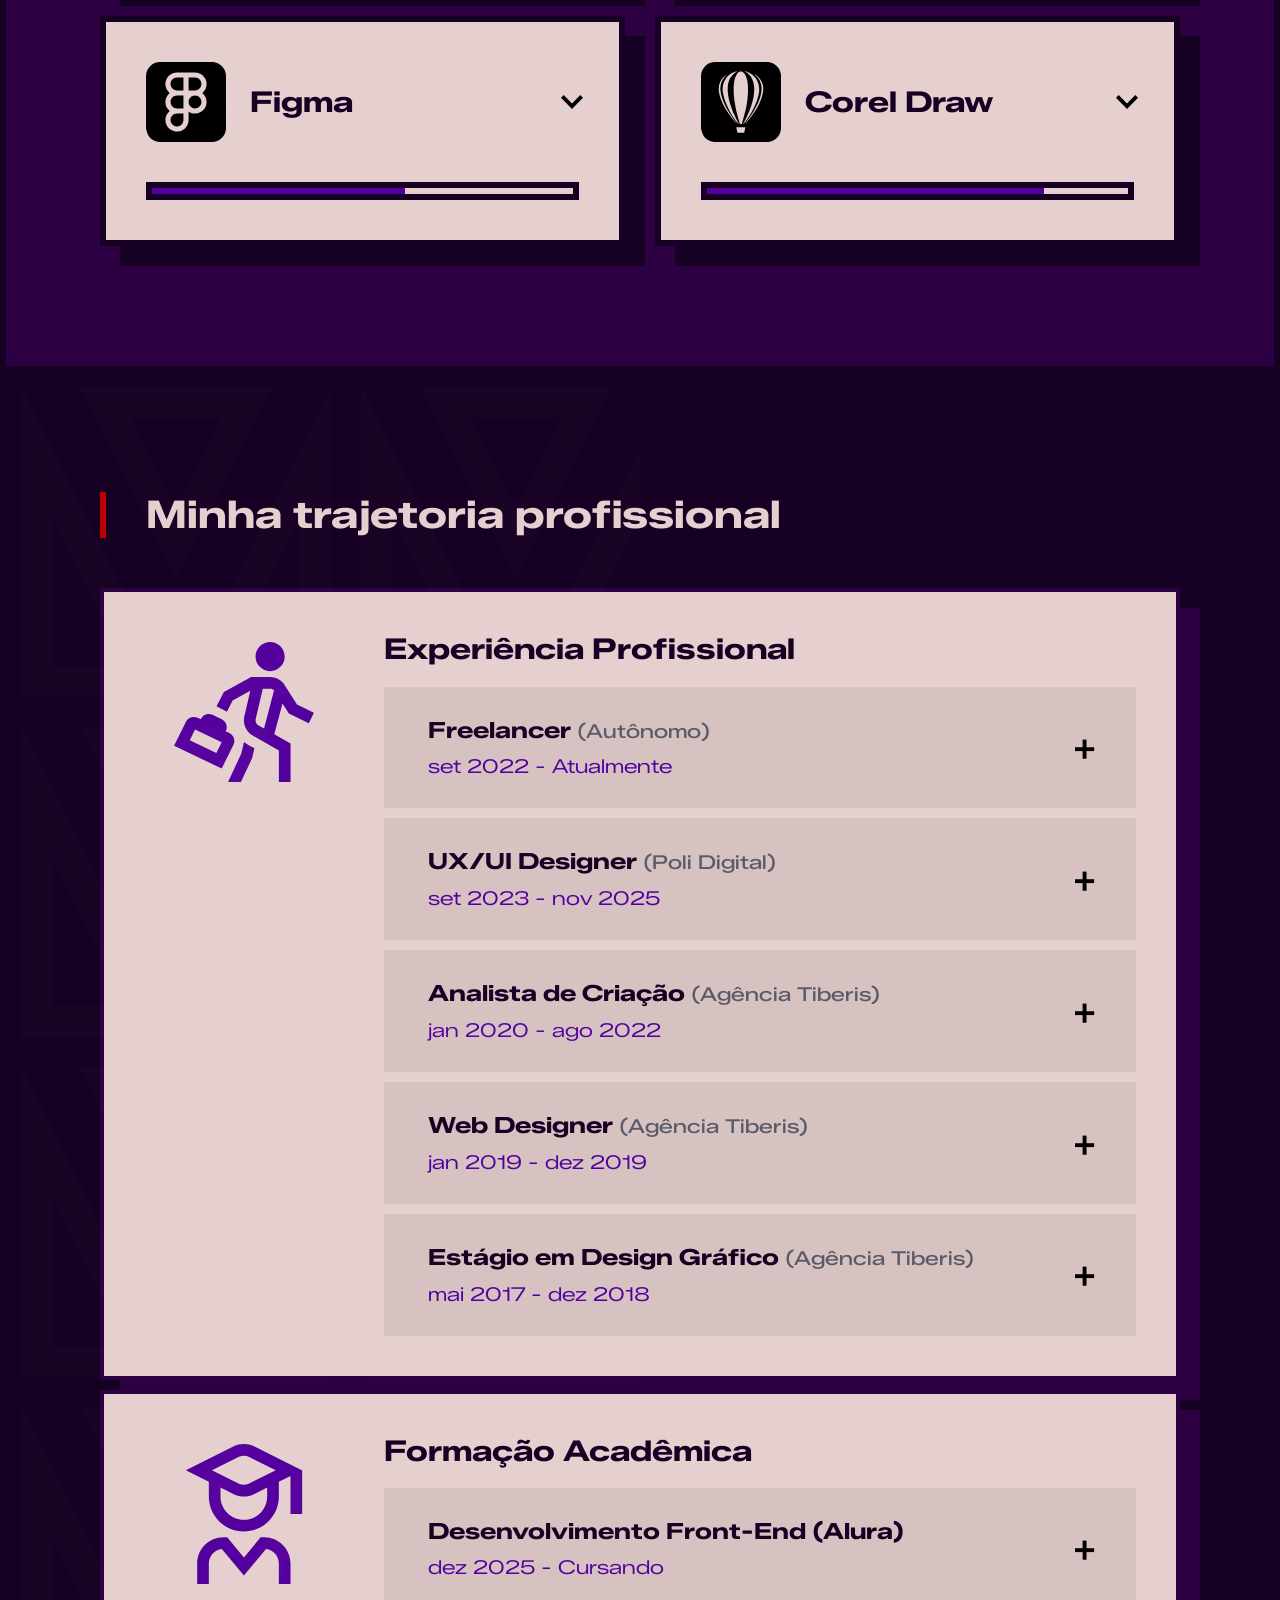
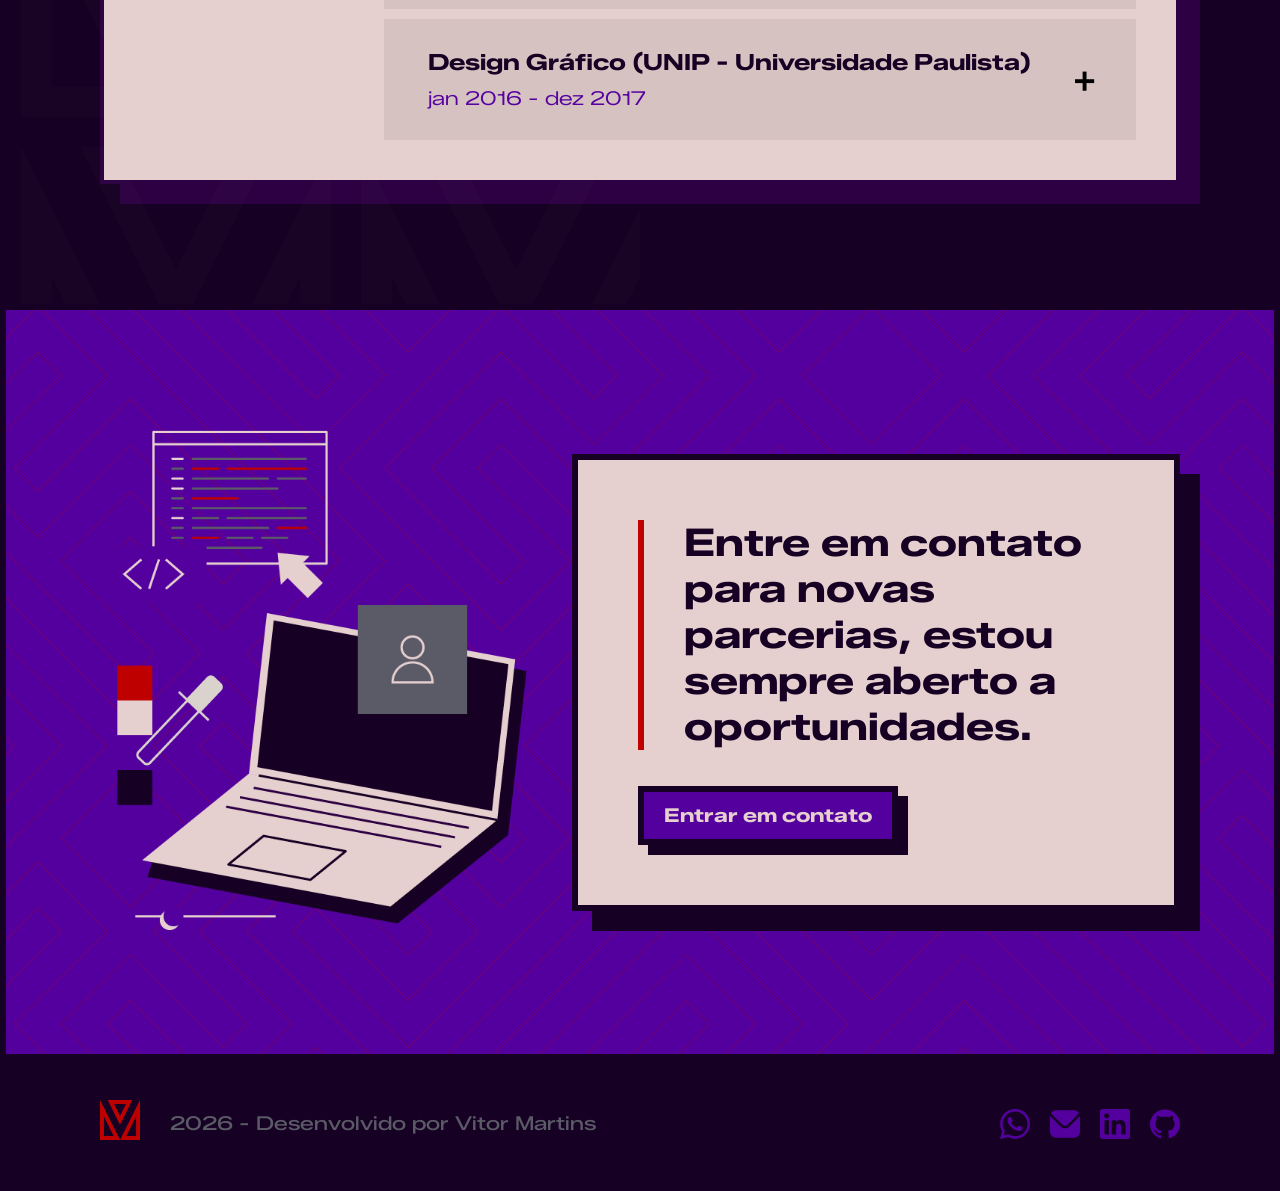
<file: sobre-mim.html>
<!doctype html>
<html lang="pt-br">

<head>
    <meta charset="UTF-8">
    <meta name="viewport" content="width=device-width, initial-scale=1.0">
    <title>Sobre mim | Vitor Martins</title>

    <link rel="preload" href="fonts/ZalandoSansExpanded-Bold.woff2" as="font" type="font/woff2" crossorigin>
    <link rel="preload" href="fonts/ZalandoSansExpanded-Medium.woff2" as="font" type="font/woff2" crossorigin>

    <link rel="preconnect" href="https://fonts.googleapis.com">
    <link rel="preconnect" href="https://fonts.gstatic.com" crossorigin>
    <link href="https://fonts.googleapis.com/css2?family=Zalando+Sans+Expanded:wght@500;700&display=swap"
        rel="stylesheet">

    <link rel="stylesheet" href="css/global.css" />
    <link rel="stylesheet" href="css/header.css" />
    <link rel="stylesheet" href="css/sobre-mim.css" />
    <link rel="stylesheet" href="css/footer.css" />

    <link rel="icon" href="img/favicon-red-vitor-martins.png" type="image/png">
</head>

<body class="pg-sobre-mim">
    <div id="header-placeholder"></div>

    <main>
        <section class="page-title light-purple-maze-bg">
            <div class="container">
                <h1 class="title-section">Sobre mim</h1>
            </div>
        </section>

        <section class="dark-section">
            <div class="container">
                <div class="bio-wrap">
                    <div class="bio-text">
                        <h2 class="title-section">Há 9 anos trabalhando com comunicação visual.</h2>
                        <div class="left-red-line-spacing-1-2"></div>
                        <h3>Formação em Design Gráfico e histórico como Diretor de Arte e UX/UI Designer.
                        </h3>
                        <p>Experiência desenvolvendo sites em HTML, CSS, JavaScript e também WordPress. Atuo na criação
                            de logotipos e materiais gráficos utilizando Illustrator, Photoshop, CorelDRAW e Figma.
                            Também na edição e animação de anúncios em vídeos utilizando Premiere e After Effects.
                        </p>
                    </div>

                    <div class="bio-character">
                        <img src="img/character-about-img-1x.png" class="bio-character" alt="">
                    </div>
                </div>

            </div>
        </section>

        <section id="habilidades" class="secao-skills gray-section vm-pattern vm-pattern-dark pattern-center">

            <div class="container">
                <h2 class="title-section horizontal-padding center-content">Linguagens e tecnologias que trabalho com
                    Front-end</h2>
                <div class="red-line-spacing"></div>

                <div class="accordion-group">
                    <div class="accordion-col">
                        <div class="accordion-item">
                            <div class="accordion-header">
                                <div class="skill-info">
                                    <img src="svg/html5-icon.svg" alt="HTML 5" class="skill-icon">
                                    <h3 class="black-text">HTML 5</h3>
                                </div>
                                <div class="accordion-arrow"><img src="svg/arrow-left.svg" alt="Abrir"></div>
                            </div>
                            <div class="software-skill-bar">
                                <div class="software-skill-level" data-level="90%"></div>
                            </div>
                            <div class="accordion-content">
                                <div class="content-inner">
                                    <ol class="skill-accordeon-text">
                                        <li class="accordeon-list">Estruturação semântica de páginas web.</li>
                                        <li class="accordeon-list">Otimização para motores de busca (SEO técnico).</li>
                                        <li class="accordeon-list">Implementação de padrões de acessibilidade digital.
                                        </li>
                                        <li class="accordeon-list">Organização da arquitetura de tags do site.</li>
                                    </ol>
                                </div>
                            </div>
                        </div>

                        <div class="accordion-item">
                            <div class="accordion-header">
                                <div class="skill-info">
                                    <img src="svg/javascript-icon.svg" alt="Java Script" class="skill-icon">
                                    <h3 class="black-text">Java Script</h3>
                                </div>
                                <div class="accordion-arrow"><img src="svg/arrow-left.svg" alt="Abrir"></div>
                            </div>
                            <div class="software-skill-bar">
                                <div class="software-skill-level" data-level="40%"></div>
                            </div>
                            <div class="accordion-content">
                                <div class="content-inner">
                                    <ol class="skill-accordeon-text">
                                        <li class="accordeon-list">Criação de menus retráteis, abas navegáveis e
                                            carrosséis de imagens.</li>
                                        <li class="accordeon-list">Aplicação de efeitos visuais acionados por cliques ou
                                            rolagem de página.
                                        </li class="accordeon-list">
                                        <li class="accordeon-list">Validação de campos em formulários e armazenamento de
                                            informações locais no
                                            navegador.
                                        </li>
                                    </ol>
                                </div>
                            </div>
                        </div>

                        <div class="accordion-item">
                            <div class="accordion-header">
                                <div class="skill-info">
                                    <img src="svg/wordpress-icon.svg" alt="WordPress" class="skill-icon">
                                    <h3 class="black-text">WodPress</h3>
                                </div>
                                <div class="accordion-arrow"><img src="svg/arrow-left.svg" alt="Abrir"></div>
                            </div>
                            <div class="software-skill-bar">
                                <div class="software-skill-level" data-level="90%"></div>
                            </div>
                            <div class="accordion-content">
                                <div class="content-inner">
                                    <ol class="skill-accordeon-text">
                                        <li class="accordeon-list">Desenvolvimento de sites com diversos temas e plugins
                                        </li>
                                        <li class="accordeon-list">Otimização de carregamento de páginas e cache.</li>
                                        <li class="accordeon-list">Integração de lojas virtuais e landing pages.</li>
                                    </ol>
                                </div>
                            </div>
                        </div>
                    </div>

                    <div class="accordion-col">
                        <div class="accordion-item">
                            <div class="accordion-header">
                                <div class="skill-info">
                                    <img src="svg/css3-icon.svg" alt="CSS 3" class="skill-icon">
                                    <h3 class="black-text">CSS 3</h3>
                                </div>
                                <div class="accordion-arrow"><img src="svg/arrow-left.svg" alt="Abrir"></div>
                            </div>
                            <div class="software-skill-bar">
                                <div class="software-skill-level" data-level="90%"></div>
                            </div>
                            <div class="accordion-content">
                                <div class="content-inner">
                                    <ol class="skill-accordeon-text">
                                        <li class="accordeon-list">Desenvolvimento responsivo com Flexbox e Grid Layout.
                                        </li>
                                        <li class="accordeon-list">Estilização de interfaces e controle de layouts.</li>
                                        <li class="accordeon-list">Criação de animações e microinterações nativas.</li>
                                        <li class="accordeon-list">Resolução de quebras de layout em múltiplos
                                            dispositivos.</li>
                                    </ol>
                                </div>
                            </div>
                        </div>

                        <div class="accordion-item">
                            <div class="accordion-header">
                                <div class="skill-info">
                                    <img src="svg/github-icon.svg" alt="GitHub" class="skill-icon">
                                    <h3 class="black-text">GitHub</h3>
                                </div>
                                <div class="accordion-arrow"><img src="svg/arrow-left.svg" alt="Abrir"></div>
                            </div>
                            <div class="software-skill-bar">
                                <div class="software-skill-level" data-level="40%"></div>
                            </div>
                            <div class="accordion-content">
                                <div class="content-inner">
                                    <ol class="skill-accordeon-text">
                                        <li class="accordeon-list">Controle de versão de código e rastreamento de
                                            alterações.</li>
                                        <li class="accordeon-list">Gerenciamento de repositórios remotos e fluxos em
                                            equipe.</li>
                                        <li class="accordeon-list">Envio seguro de atualizações locais para o servidor.
                                        </li>
                                        </li>
                                    </ol>
                                </div>
                            </div>
                        </div>

                        <div class="accordion-item">
                            <div class="accordion-header">
                                <div class="skill-info">
                                    <img src="svg/elementor-icon.svg" alt="Elementor" class="skill-icon">
                                    <h3 class="black-text">Elementor</h3>
                                </div>
                                <div class="accordion-arrow"><img src="svg/arrow-left.svg" alt="Abrir"></div>
                            </div>
                            <div class="software-skill-bar">
                                <div class="software-skill-level" data-level="90%"></div>
                            </div>
                            <div class="accordion-content">
                                <div class="content-inner">
                                    <ol class="skill-accordeon-text">
                                        <li class="accordeon-list">Desenvolvimento de layouts responsivos para múltiplos
                                            dispositivos.</li>
                                        <li class="accordeon-list">Criação de templates globais de cabeçalho, rodapé e
                                            posts.</li>
                                        <li v>Integração de formulários, pop-ups e widgets dinâmicos.</li>
                                    </ol>
                                </div>
                            </div>
                        </div>
                    </div>
                </div>
            </div>

        </section>

        <section class="secao-skills dark-purple-section">

            <div class="container">
                <h2 class="title-section horizontal-padding center-content">Softwares e tecnologias que trabalho com
                    Design</h2>
                <div class="red-line-spacing"></div>

                <div class="accordion-group">
                    <div class="accordion-col">
                        <div class="accordion-item">
                            <div class="accordion-header">
                                <div class="skill-info">
                                    <img src="svg/illustrator-icon.svg" alt="Adobe Illustrator" class="skill-icon">
                                    <h3 class="black-text">Adobe Illustrator</h3>
                                </div>
                                <div class="accordion-arrow"><img src="svg/arrow-left.svg" alt="Abrir"></div>
                            </div>
                            <div class="software-skill-bar">
                                <div class="software-skill-level" data-level="90%"></div>
                            </div>
                            <div class="accordion-content">
                                <div class="content-inner">
                                    <ol class="skill-accordeon-text">
                                        <li class="accordeon-list">Criação de logotipos, identidades visuais e marcas.
                                        </li>
                                        <li class="accordeon-list">Desenvolvimento de iconografia e ilustrações
                                            vetoriais.</li>
                                        <li class="accordeon-list">Diagramação de materiais impressos e institucionais.
                                        </li>
                                        <li class="accordeon-list">Fechamento de arquivos para impressão e facas de
                                            corte.</li>
                                    </ol>
                                </div>
                            </div>
                        </div>

                        <div class="accordion-item">
                            <div class="accordion-header">
                                <div class="skill-info">
                                    <img src="svg/premiere-icon.svg" alt="Adobe Premiere" class="skill-icon">
                                    <h3 class="black-text">Adobe Premiere</h3>
                                </div>
                                <div class="accordion-arrow"><img src="svg/arrow-left.svg" alt="Abrir"></div>
                            </div>
                            <div class="software-skill-bar">
                                <div class="software-skill-level" data-level="90%"></div>
                            </div>
                            <div class="accordion-content">
                                <div class="content-inner">
                                    <ol class="skill-accordeon-text">
                                        <li class="accordeon-list">Edição e montagem de vídeos institucionais e
                                            comerciais.</li>
                                        <li class="accordeon-list">Animação de anúncios para redes sociais.</li>
                                        <li class="accordeon-list">Tratamento de áudios, equalização e sincronização de
                                            trilhas.</li>
                                    </ol>
                                </div>
                            </div>
                        </div>

                        <div class="accordion-item">
                            <div class="accordion-header">
                                <div class="skill-info">
                                    <img src="svg/figma-icon.svg" alt="Figma" class="skill-icon">
                                    <h3 class="black-text">Figma</h3>
                                </div>
                                <div class="accordion-arrow"><img src="svg/arrow-left.svg" alt="Abrir"></div>
                            </div>
                            <div class="software-skill-bar">
                                <div class="software-skill-level" data-level="60%"></div>
                            </div>
                            <div class="accordion-content">
                                <div class="content-inner">
                                    <ol class="skill-accordeon-text">
                                        <li class="accordeon-list">Criação de layouts de interface (UI) web e mobile.
                                        </li>
                                        <li class="accordeon-list">Prototipagem interativa para validação de
                                            usabilidade.</li>
                                        <li class="accordeon-list">Construção de Design Systems com componentes e
                                            variantes.</li>
                                        <li class="accordeon-list">Exportação de especificações para o desenvolvimento.
                                        </li>
                                    </ol>
                                </div>
                            </div>
                        </div>
                    </div>

                    <div class="accordion-col">
                        <div class="accordion-item">
                            <div class="accordion-header">
                                <div class="skill-info">
                                    <img src="svg/photoshop-icon.svg" alt="Adobe Photoshop" class="skill-icon">
                                    <h3 class="black-text">Adobe Photoshop</h3>
                                </div>
                                <div class="accordion-arrow"><img src="svg/arrow-left.svg" alt="Abrir"></div>
                            </div>
                            <div class="software-skill-bar">
                                <div class="software-skill-level" data-level="60%"></div>
                            </div>
                            <div class="accordion-content">
                                <div class="content-inner">
                                    <ol class="skill-accordeon-text">
                                        <li class="accordeon-list">Tratamento de fotografias e ajuste técnico de cor.
                                        </li>
                                        <li class="accordeon-list">Manipulação de imagens e fusões digitais.</li>
                                        <li class="accordeon-list">Criação de mockups de produtos e embalagens.</li>
                                        <li class="accordeon-list">Desenvolvimento de criativos para anúncios e banners.
                                        </li>
                                    </ol>
                                </div>
                            </div>
                        </div>

                        <div class="accordion-item">
                            <div class="accordion-header">
                                <div class="skill-info">
                                    <img src="svg/aftereffects-icon.svg" alt="Adobe After Effects" class="skill-icon">
                                    <h3 class="black-text">Adobe After Effects</h3>
                                </div>
                                <div class="accordion-arrow"><img src="svg/arrow-left.svg" alt="Abrir"></div>
                            </div>
                            <div class="software-skill-bar">
                                <div class="software-skill-level" data-level="60%"></div>
                            </div>
                            <div class="accordion-content">
                                <div class="content-inner">
                                    <ol class="skill-accordeon-text">
                                        <li class="accordeon-list">Criação de motion graphics e animações de texto.</li>
                                        <li class="accordeon-list">Desenvolvimento de vinhetas, introduções e
                                            transições.</li>
                                        <li class="accordeon-list">Animação de elementos de interface (UI Motion).</li>
                                    </ol>
                                </div>
                            </div>
                        </div>

                        <div class="accordion-item">
                            <div class="accordion-header">
                                <div class="skill-info">
                                    <img src="svg/coreldraw-icon.svg" alt="Corel Draw" class="skill-icon">
                                    <h3 class="black-text">Corel Draw</h3>
                                </div>
                                <div class="accordion-arrow"><img src="svg/arrow-left.svg" alt="Abrir"></div>
                            </div>
                            <div class="software-skill-bar">
                                <div class="software-skill-level" data-level="80%"></div>
                            </div>
                            <div class="accordion-content">
                                <div class="content-inner">
                                    <ol class="skill-accordeon-text">
                                        <li class="accordeon-list">Vetorização de imagens e desenhos técnicos.</li>
                                        <li class="accordeon-list">Diagramação de impressos de grande formato (banners e
                                            outdoors).</li>
                                        <li class="accordeon-list">Layouts para brindes, estamparia e comunicação
                                            visual.</li>
                                        <li class="accordeon-list">Preparação de arquivos para plotters e gráficas
                                            (CMYK).</li>
                                    </ol>
                                </div>
                            </div>
                        </div>
                    </div>
                </div>
            </div>

        </section>

        <section id="experiencias" class="secao-experiencia dark-section vm-pattern vm-pattern-light pattern-left-50">
            <div class="container">
                <h2 class="red-line-lateral medium-bottom-margin">Minha trajetoria profissional
                </h2>
                <div class="experience-wrap">
                    <div class="group-horizontal">
                        <svg class="experience-icon" xmlns="http://www.w3.org/2000/svg" viewBox="0 0 166.62 166.83">
                            <path
                                d="M97.06,17.38c0-9.6,7.78-17.38,17.38-17.38s17.38,7.78,17.38,17.38-7.78,17.38-17.38,17.38-17.38-7.78-17.38-17.38ZM129.18,73.25l-9.79,36.81,19.38,11.01v45.75h-13.9v-37.66l-31.16-17.7c-7.98-4.53-12.1-13.94-10-22.88l7.12-30.47-21.05,11.62-6.82,13.28-12.37-6.35,8.76-17.05,32.44-17.91h22.65c6.01,0,11.73,2.6,15.7,7.12l16.29,25.73,20.18,9.83-6.09,12.5-23.75-11.57-7.6-12.07h0ZM107.19,103.13l11.95-45.63c-1.28-1.18-2.93-1.89-4.69-1.89h-8.74l-8.45,36.15c-.7,2.98.67,6.11,3.34,7.63l6.61,3.75h0ZM83.32,119.09l-3.22,13.87-15.79,33.87h15.29l13.37-28.4,2.7-11.73-7.15-4.07c-1.8-1.02-3.53-2.2-5.19-3.54h0ZM70.78,122.42l-14.01,28.34L0,123.55l14.01-28.34c2.5-5.24,8.83-7.36,13.91-4.89l3.82,1.84.15-.32c2.45-5.25,8.7-7.5,13.92-5.01l11,5.22c5.17,2.46,7.4,8.63,4.98,13.83l-.26.57,4.37,2.09c5.19,2.49,7.38,8.72,4.89,13.91h0ZM56.7,119.53l-31.7-15.2-6.3,12.76,31.7,15.2,6.3-12.76h0Z" />
                        </svg>
                        <div>
                            <h3 class="career-title black-text">Experiência Profissional</h3>
                            <div class="accordion-group-vertical">
                                <div class="accordion-simple-item">
                                    <div class="accordion-card">
                                        <div class="skill-info">
                                            <div class="experience-details">
                                                <h4 class="black-text">Freelancer <a>(Autônomo)</a></h4>
                                                <span class="experience-date">set 2022 - Atualmente</span>
                                            </div>
                                        </div>
                                        <div class="accordion-plus">+</div>
                                    </div>
                                    <div class="accordion-content">
                                        <div class="content-simple-inner">
                                            <p>Desenvolvimento de sites. Criação de projetos para identidade visual,
                                                design de logos, papelarias, posts, capas e thumbs para redes sociais,
                                                etc.</p>
                                        </div>
                                    </div>
                                </div>

                                <div class="accordion-simple-item">
                                    <div class="accordion-card">
                                        <div class="skill-info">
                                            <div class="experience-details">
                                                <h4 class="black-text">UX/UI Designer <a
                                                        href="https://www.linkedin.com/company/poli-digital/"
                                                        target="_blank">(Poli Digital)</a></h4>
                                                <span class="experience-date">set 2023 - nov 2025</span>
                                            </div>
                                        </div>
                                        <div class="accordion-plus">+</div>
                                    </div>
                                    <div class="accordion-content">
                                        <div class="content-simple-inner">
                                            <p>Desenvolvimento e manutenção de site com foco em UX/UI. Otimização de
                                                págninas com foco em SEO. Produção de anúncios para redes sociais.</p>
                                        </div>
                                    </div>
                                </div>

                                <div class="accordion-simple-item">
                                    <div class="accordion-card">
                                        <div class="skill-info">
                                            <div class="experience-details">
                                                <h4 class="black-text">Analista de Criação <span
                                                        style="font-weight:400"><a
                                                            href="https://www.linkedin.com/company/tiberis-ag%C3%AAncia/"
                                                            target="_blank">(Agência Tiberis)</a></h4>
                                                <span class="experience-date">jan 2020 - ago 2022</span>
                                            </div>
                                        </div>
                                        <div class="accordion-plus">+</div>
                                    </div>
                                    <div class="accordion-content">
                                        <div class="content-simple-inner">
                                            <p>Alinhamento e direção, coleta de briefigns, organização de brainstorms,
                                                revisão e apresentação de projetos, feedbacks e aplicações de
                                                entrevistas.
                                            </p>
                                        </div>
                                    </div>
                                </div>

                                <div class="accordion-simple-item">
                                    <div class="accordion-card">
                                        <div class="skill-info">
                                            <div class="experience-details">
                                                <h4 class="black-text">Web Designer <a
                                                        href="https://www.linkedin.com/company/tiberis-ag%C3%AAncia/"
                                                        target="_blank">(Agência Tiberis)</a></h4>
                                                <span class="experience-date">jan 2019 - dez 2019</span>
                                            </div>
                                        </div>
                                        <div class="accordion-plus">+</div>
                                    </div>
                                    <div class="accordion-content">
                                        <div class="content-simple-inner">
                                            <p>Desenvolvimento de sites. Seguindo e/ou criando padrões de identidade
                                                visual. Sites institucionais, portfólios, blogs, landing pages,
                                                hotsites, etc.</p>
                                        </div>
                                    </div>
                                </div>

                                <div class="accordion-simple-item">
                                    <div class="accordion-card">
                                        <div class="skill-info">
                                            <div class="experience-details">
                                                <h4 class="black-text">Estágio em Design Gráfico <a
                                                        href="https://www.linkedin.com/company/tiberis-ag%C3%AAncia/"
                                                        target="_blank">(Agência Tiberis)</a></h4>
                                                <span class="experience-date">mai 2017 - dez 2018</span>
                                            </div>
                                        </div>
                                        <div class="accordion-plus">+</div>
                                    </div>
                                    <div class="accordion-content">
                                        <div class="content-simple-inner">
                                            <p>Criação de materiais como logotipo, cartão de visita, folder, flyer,
                                                papel timbrado, banner, placa e peças para redes sociais, posts, capas,
                                                stories, etc.</p>
                                        </div>
                                    </div>
                                </div>

                            </div>
                        </div>
                    </div>
                </div>
                <div class="experience-wrap">
                    <div class="group-horizontal">
                        <svg class="experience-icon" xmlns="http://www.w3.org/2000/svg" viewBox="0 0 138.63 166.83">
                            <path
                                d="M138.23,31.28L81.09,2.71c-7.28-3.62-16.68-3.62-23.95.01L0,31.28l27.41,13.7v17.58c0,23,18.71,41.71,41.71,41.71s41.71-18.71,41.71-41.71v-17.58l13.9-6.95v45.38h13.9V31.28h-.4ZM63.35,15.16c3.34-1.66,8.2-1.67,11.54,0l32.26,16.13-32.27,16.12c-3.33,1.67-8.18,1.67-11.53,0L31.09,31.29,63.34,15.17h0ZM96.93,62.56c0,15.33-12.47,27.8-27.8,27.8s-27.8-12.47-27.8-27.8v-10.63l15.82,7.91c3.64,1.82,7.82,2.73,11.99,2.73s8.34-.91,11.98-2.73l15.82-7.91v10.63ZM124.73,142.5v24.33h-13.9v-24.33c0-8.87-6.68-16.22-15.29-17.25l-26.32,31.58-26.34-31.61c-8.69.96-15.47,8.34-15.47,17.27v24.33h-13.9v-24.33c0-17.25,14.03-31.28,31.28-31.28h4.5l19.92,23.9,19.92-23.9h4.31c17.25,0,31.28,14.03,31.28,31.28h.01Z" />
                        </svg>
                        <div>
                            <h3 class="career-title black-text">Formação Acadêmica</h3>
                            <div class="accordion-group-vertical">
                                <div class="accordion-simple-item">
                                    <div class="accordion-card">
                                        <div class="skill-info">
                                            <div class="experience-details">
                                                <h4 class="black-text">Desenvolvimento Front-End (Alura)</h4>
                                                <span class="experience-date">dez 2025 - Cursando</span>
                                            </div>
                                        </div>
                                        <div class="accordion-plus">+</div>
                                    </div>
                                    <div class="accordion-content">
                                        <div class="content-simple-inner">
                                            <p>Estudo da infraestrutura da web, protocolos de comunicação (HTTP, DNS,
                                                TCP) e o funcionamento do modelo cliente-servidor como alicerces
                                                teóricos. Também o domínio técnico na estruturação semântica com HTML5,
                                                técnicas de estilização e responsividade com CSS (Flexbox,
                                                Grid, Media Queries) e a implementação de acessibilidade digital (WCAG,
                                                ARIA). <br /><br />

                                                Inclui a prática avançada de lógica de programação com JavaScript
                                                (DOM, ES6+, estruturas de dados, manipulação de arrays e objetos,
                                                async/await), versionamento de código com Git/GitHub, SEO técnico e
                                                otimização de performance. Complementa o aprendizado com a interpretação
                                                de layouts e fluxogramas no Figma.
                                            </p>
                                        </div>
                                    </div>
                                </div>

                                <div class="accordion-simple-item">
                                    <div class="accordion-card">
                                        <div class="skill-info">
                                            <div class="experience-details">
                                                <h4 class="black-text">Design Gráfico (UNIP - Universidade Paulista)
                                                </h4>
                                                <span class="experience-date">jan 2016 - dez 2017</span>
                                            </div>
                                        </div>
                                        <div class="accordion-plus">+</div>
                                    </div>
                                    <div class="accordion-content">
                                        <div class="content-simple-inner">
                                            <p>Engloba a história da arte, semiótica, linguagem visual e teoria das
                                                cores como alicerces teóricos. Abrange o domínio técnico em tipografia,
                                                anatomia das fontes, ilustração, desenho e diagramação de peças
                                                editoriais.<br /><br />

                                                Inclui a prática em identidade visual, branding, design de
                                                embalagens, interfaces digitais (UX/UI) e motion graphics. Complementa o
                                                aprendizado com processos de produção gráfica, finalização de arquivos,
                                                metodologia de projetos, marketing e comportamento do consumidor.
                                            </p>
                                        </div>
                                    </div>
                                </div>
                            </div>
                        </div>
                    </div>
                </div>
            </div>
        </section>

        <div id="footer-placeholder"></div>
    </main>

    <script type="module" src="js/main.js"></script>
    <script type="module" src="js/sobre-mim.js"></script>
</body>

</html>
</file>
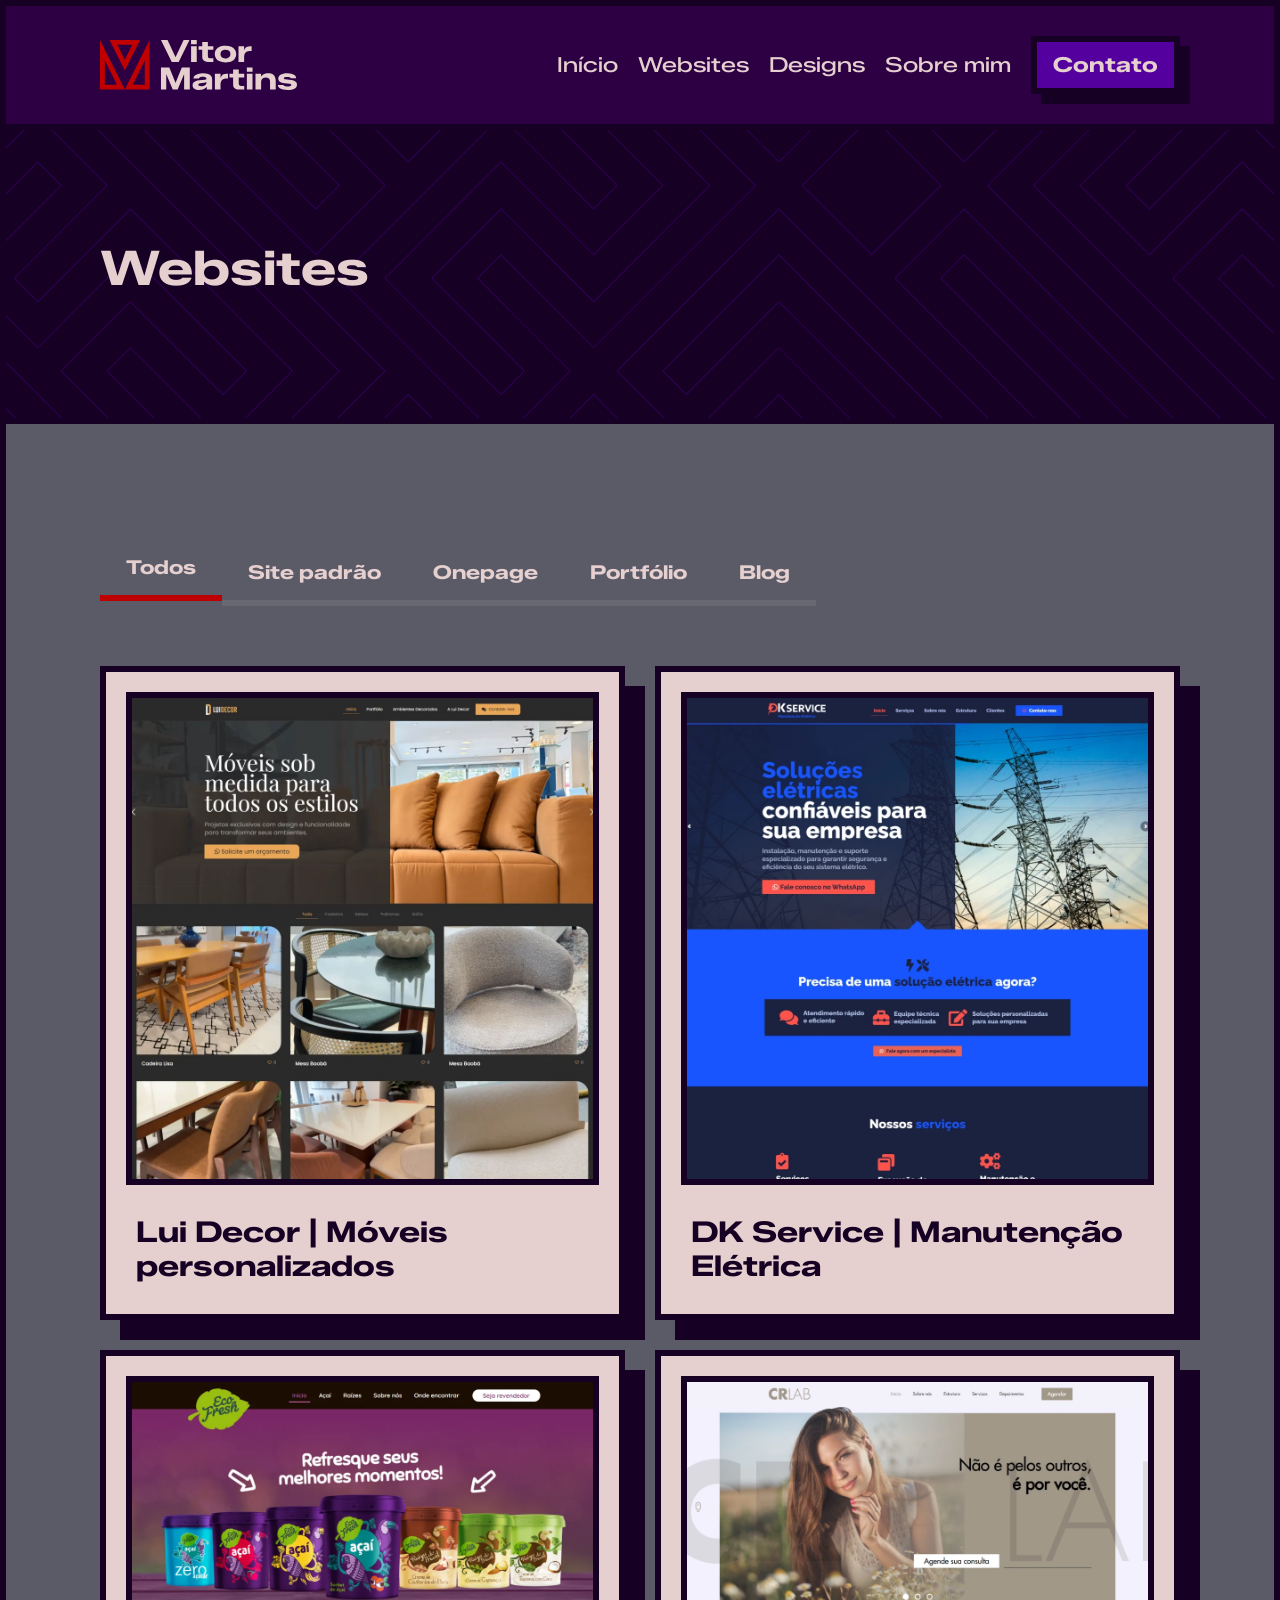
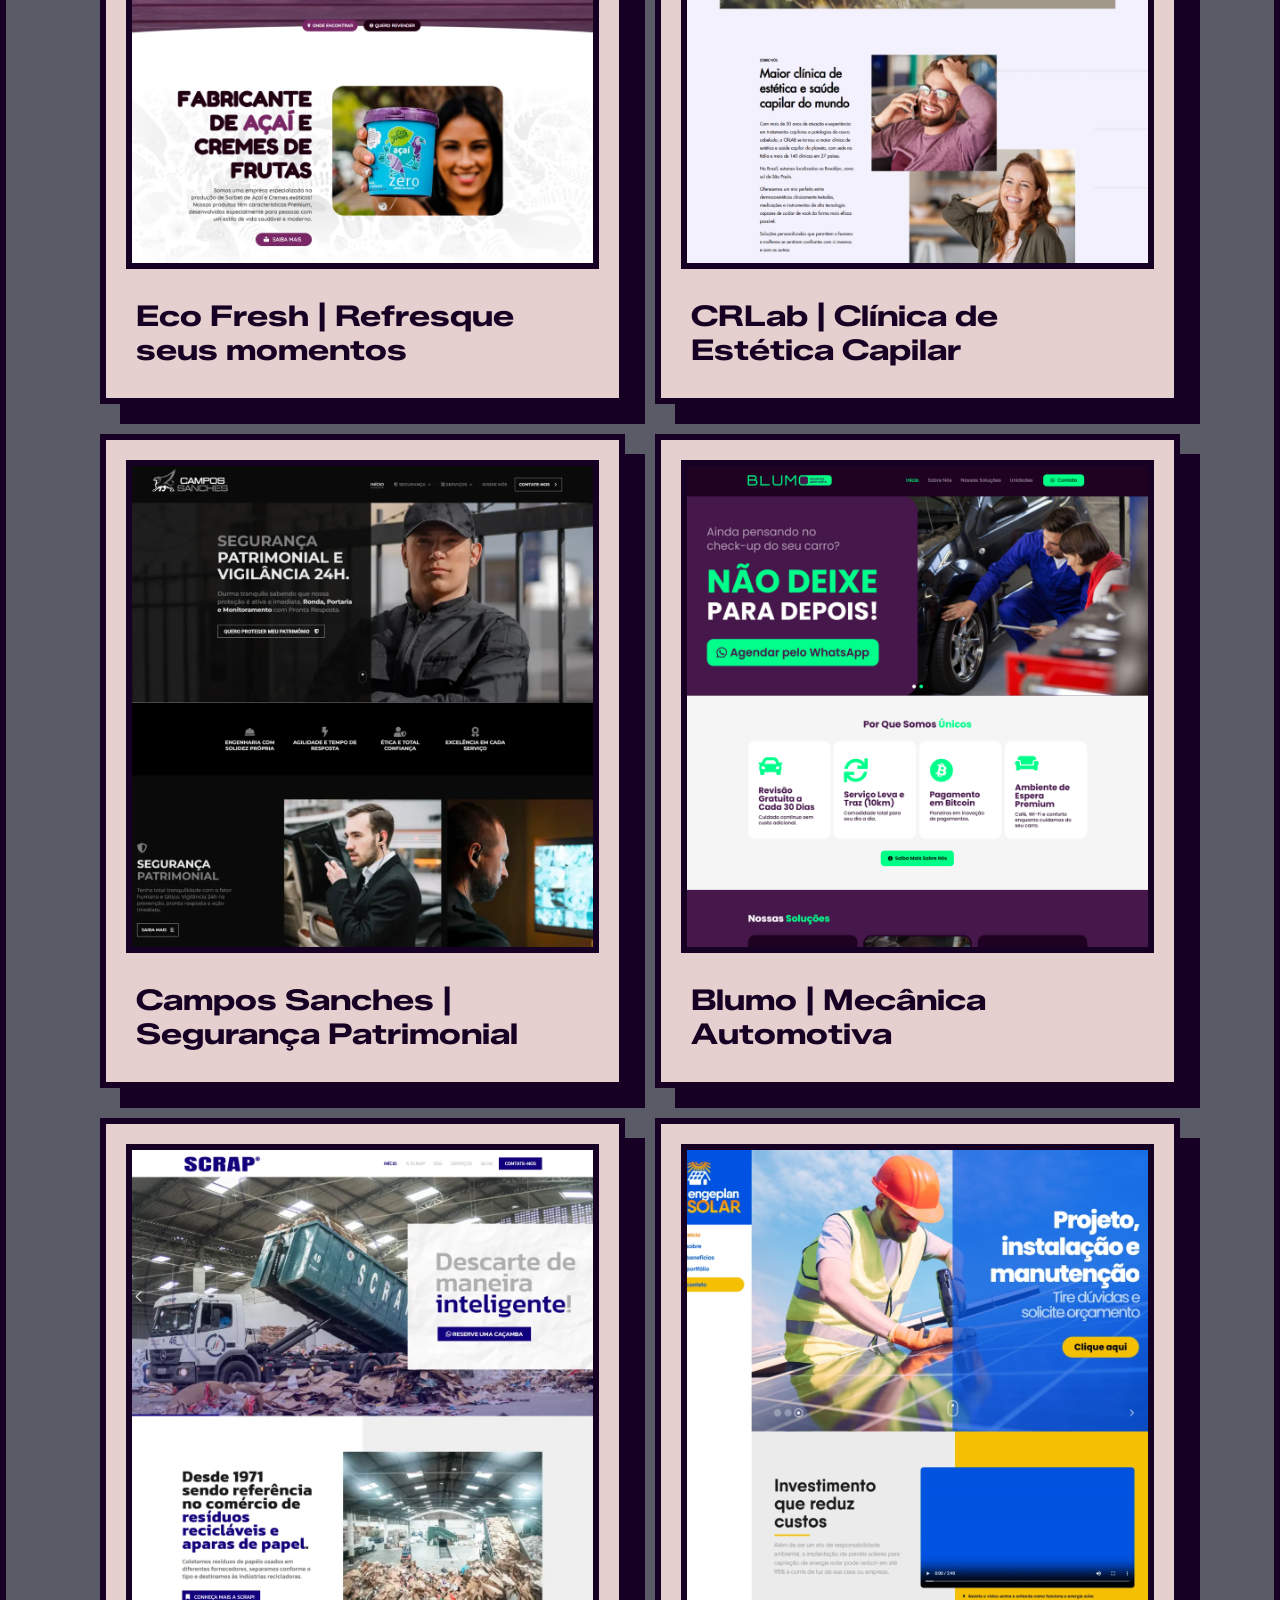
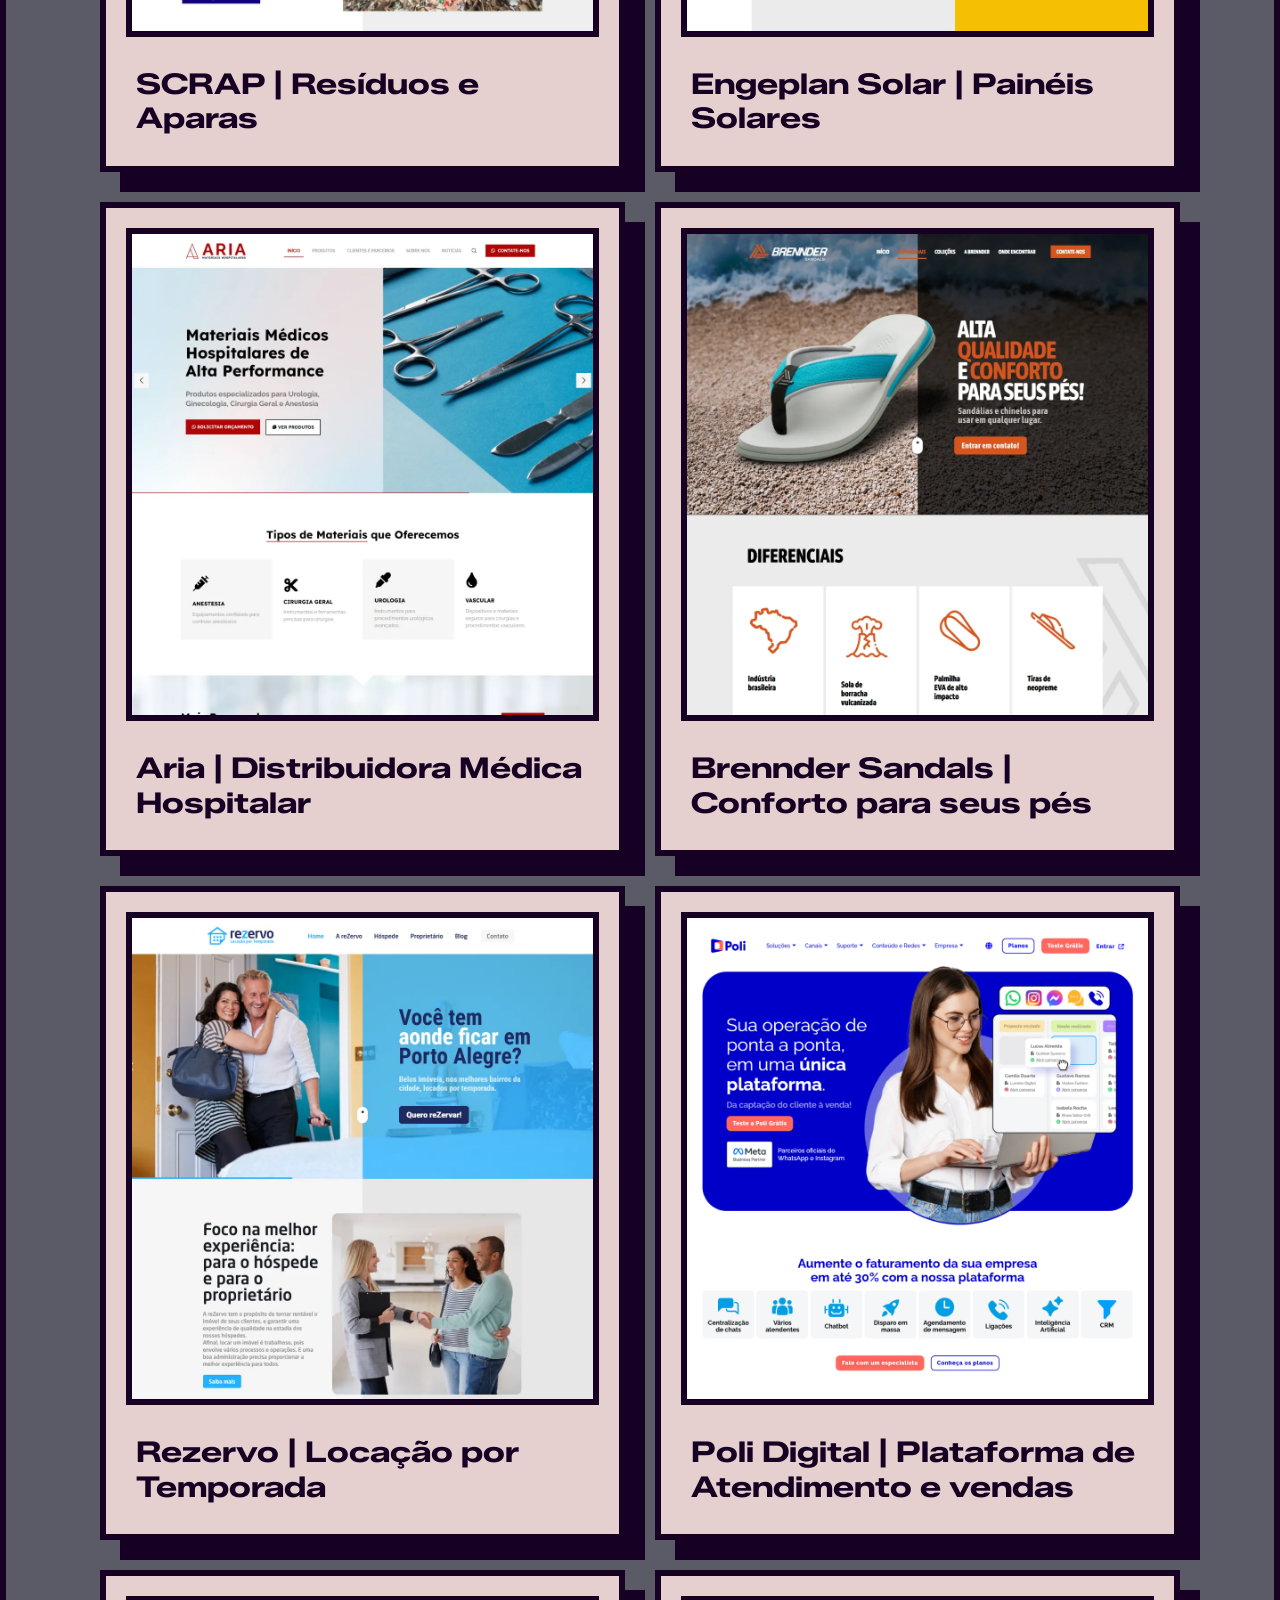
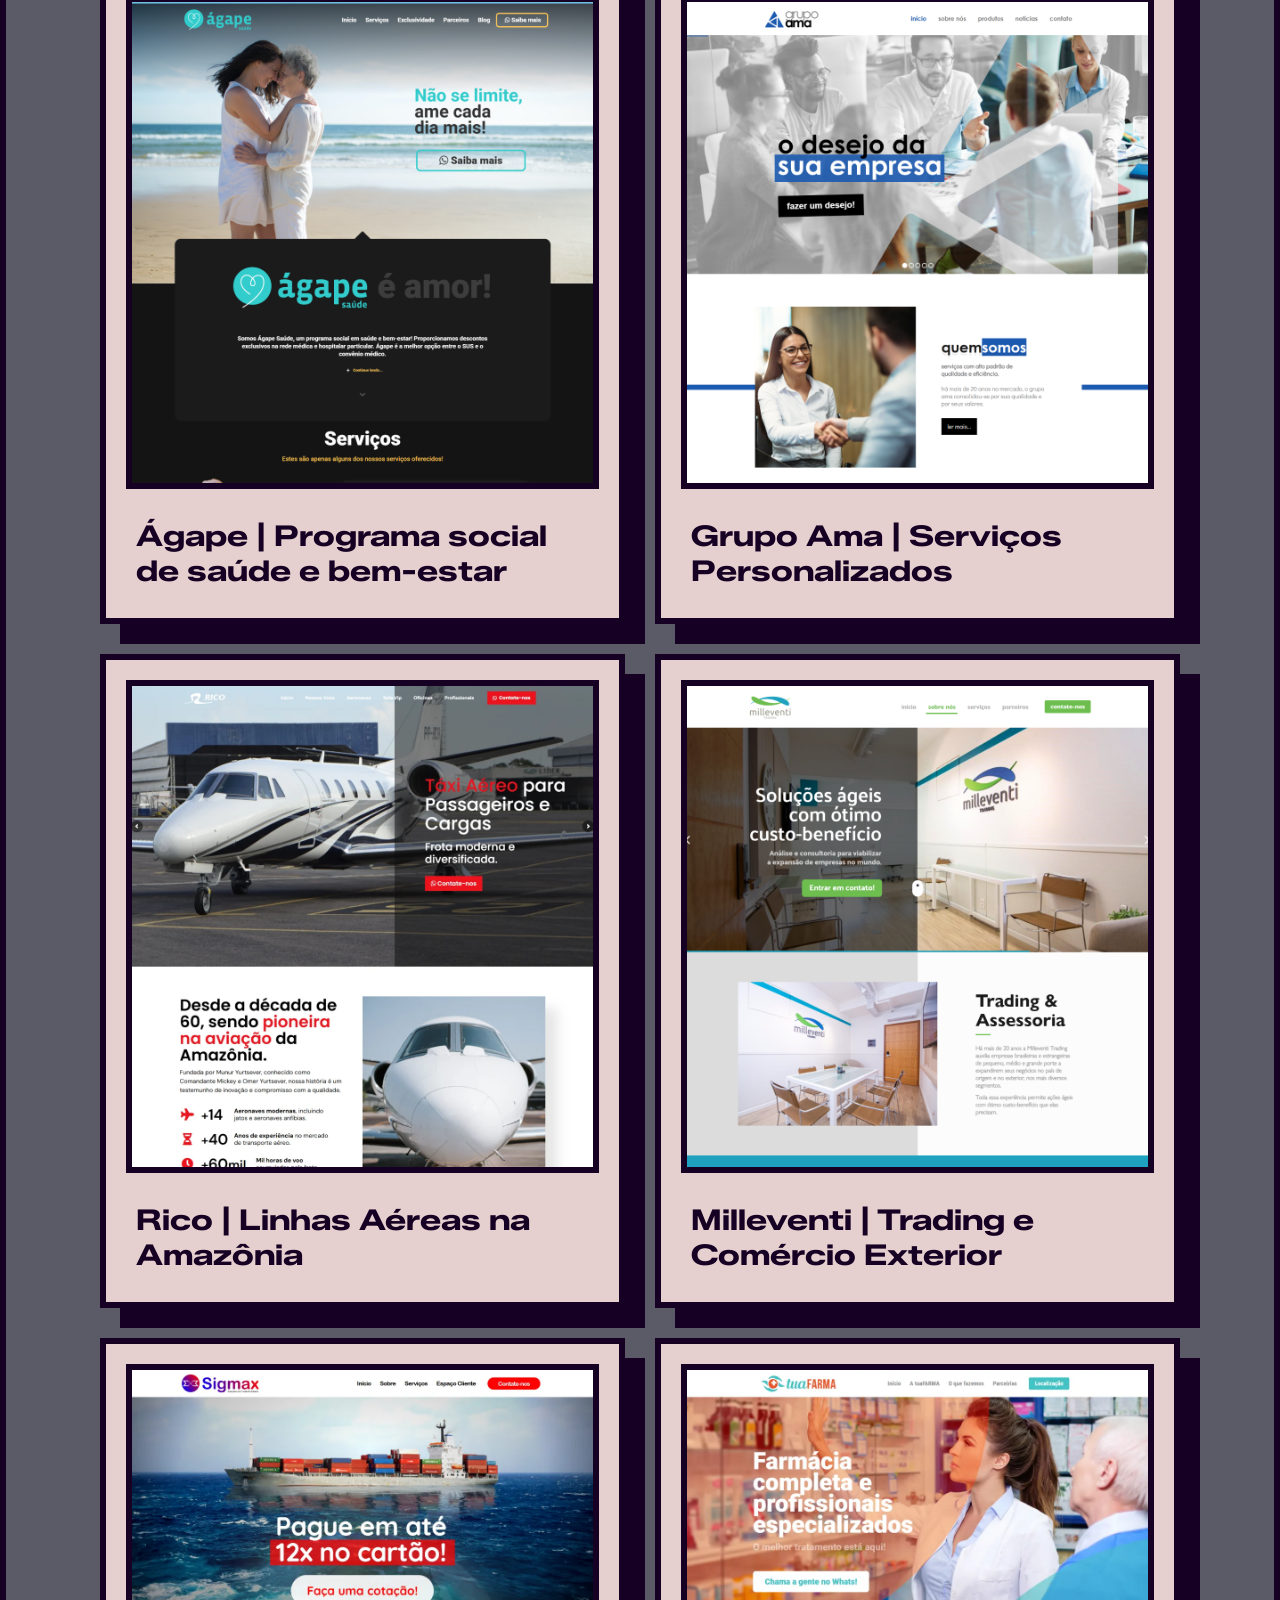
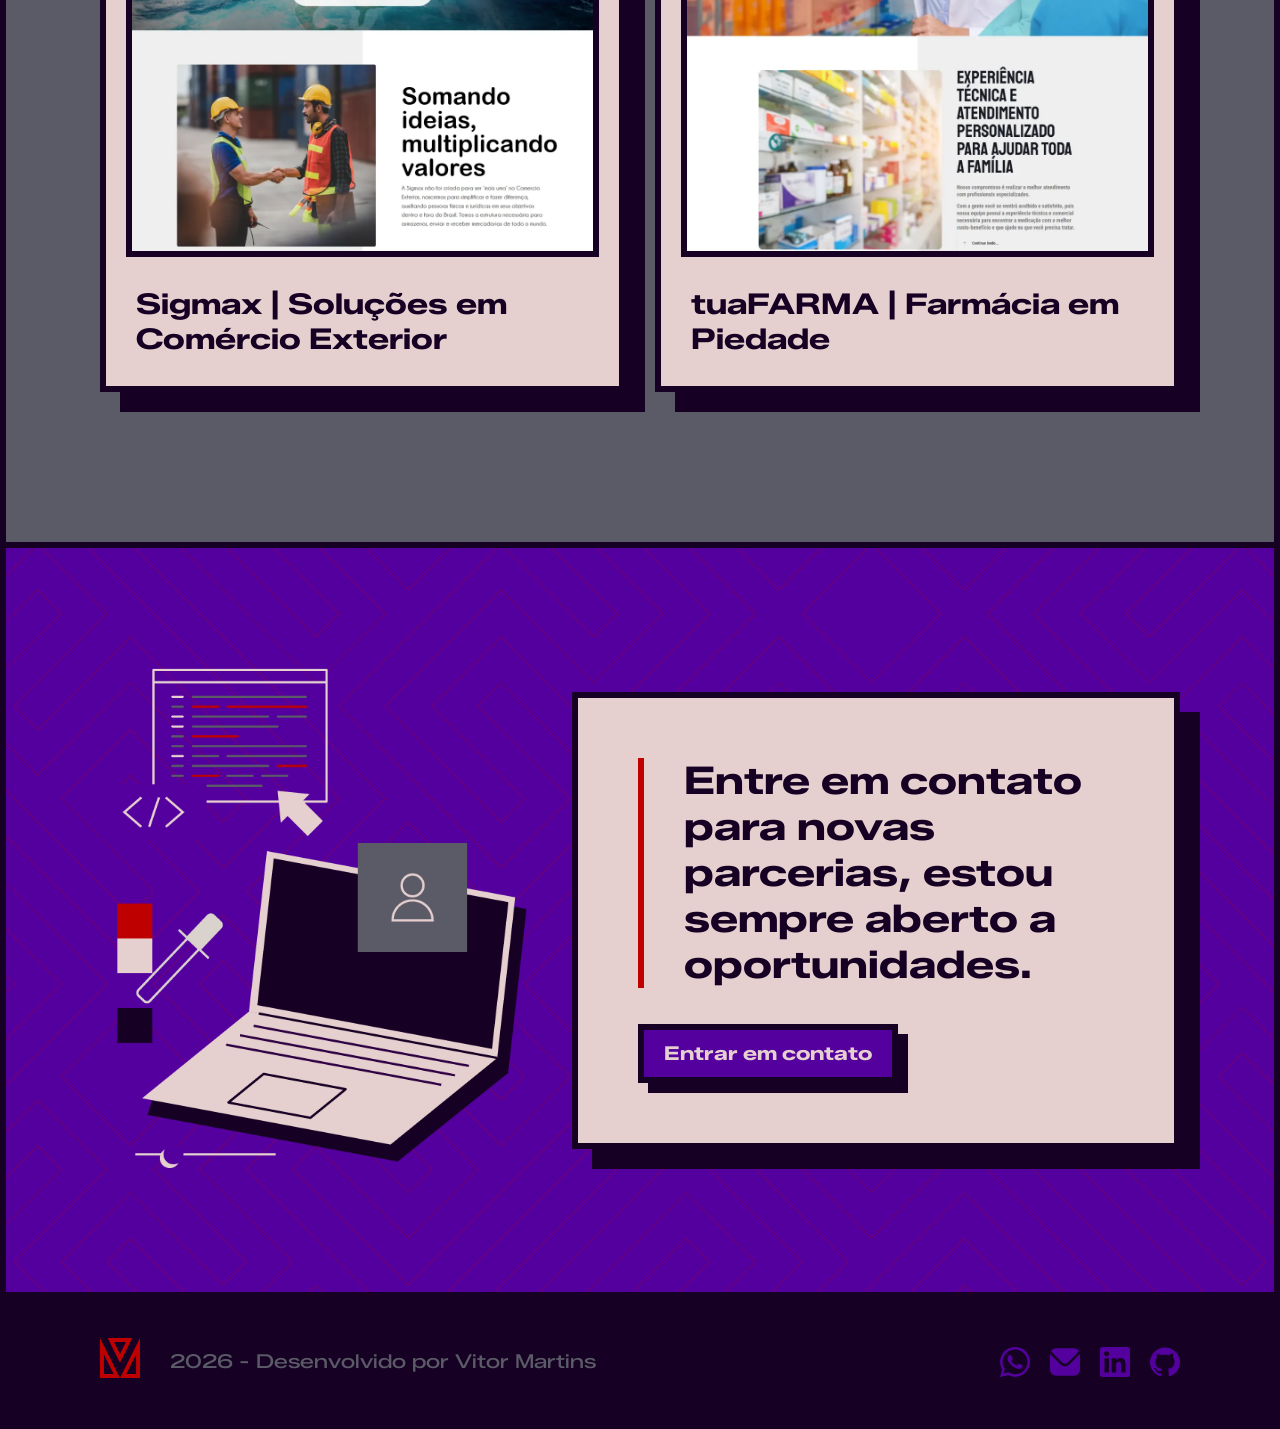
<file: websites.html>
<!doctype html>
<html lang="pt-br">

<head>
    <meta charset="UTF-8">
    <meta name="viewport" content="width=device-width, initial-scale=1.0">
    <title>Front-end | Vitor Martins</title>

    <link rel="preload" href="fonts/ZalandoSansExpanded-Bold.woff2" as="font" type="font/woff2" crossorigin>
    <link rel="preload" href="fonts/ZalandoSansExpanded-Medium.woff2" as="font" type="font/woff2" crossorigin>

    <link rel="preconnect" href="https://fonts.googleapis.com">
    <link rel="preconnect" href="https://fonts.gstatic.com" crossorigin>
    <link href="https://fonts.googleapis.com/css2?family=Zalando+Sans+Expanded:wght@500;700&display=swap" rel="stylesheet">

    <link rel="stylesheet" href="css/global.css" />
    <link rel="stylesheet" href="css/header.css" />
    <link rel="stylesheet" href="css/portfolio.css" />
    <link rel="stylesheet" href="css/footer.css" />

    <link rel="icon" href="img/favicon-red-vitor-martins.png" type="image/png">
</head>

<body class="pg-front-end">
    <div id="header-placeholder"></div>

    <main>
        <section class="page-title light-purple-maze-bg">
            <div class="container">
                <h1 class="title-section">Websites</h1>
            </div>
        </section>

        <section class="lista-portfolio gray-section">
            <div class="container">
                <div class="filtros-container small-bottom-margin">
                    <button class="btn-filtro active" data-filter="all">Todos</button>
                    <button class="btn-filtro" data-filter="site">Site padrão</button>
                    <button class="btn-filtro" data-filter="onepage">Onepage</button>
                    <button class="btn-filtro" data-filter="portfolio">Portfólio</button>
                    <button class="btn-filtro" data-filter="blog">Blog</button>
                </div>

                <div id="lista-projetos-websites" class="grid-portfolio">
                </div>
            </div>
        </section>

        <div id="footer-placeholder"></div>
    </main>

    <script type="module" src="js/main.js"></script>
    <script type="module" src="js/portfolio.js"></script>
</body>

</html>
</file>
<file: css/global.css>
/* Reset CSS de Eric Meyer - versão reduzida */
html,
body,
div,
span,
applet,
object,
iframe,
h1,
h2,
h3,
h4,
h5,
h6,
p,
blockquote,
pre,
a,
abbr,
acronym,
address,
big,
cite,
code,
del,
dfn,
em,
img,
ins,
kbd,
q,
s,
samp,
small,
strike,
strong,
sub,
sup,
tt,
var,
b,
u,
i,
center,
dl,
dt,
dd,
ol,
ul,
li,
fieldset,
form,
label,
legend,
table,
caption,
tbody,
tfoot,
thead,
tr,
th,
td,
article,
aside,
canvas,
details,
embed,
figure,
figcaption,
footer,
header,
hgroup,
menu,
nav,
output,
ruby,
section,
summary,
time,
mark,
audio,
video {
  margin: 0;
  padding: 0;
  border: 0;
  font-size: 100%;
}

*,
*::before,
*::after {
  box-sizing: border-box;
}

html,
body {
  max-width: 100%;
  overflow-x: hidden;
  /* Corta qualquer coisa que tente sair pela direita */
}


html {
  scroll-behavior: smooth;
}




/* === VARIÁVEIS GLOBAIS === */
:root {

  /* color */
  --white-color: #e5cfcf;
  --black-color: #160023;
  --light-purple-color: #54009e;
  --dark-purple-color: #2c0042;
  --red-color: #bf0000;
  --gray-color: #5B5B68;

  /* H titles sizes */
  --h1-font-size: clamp(2rem, 1.3rem + 3vw, 3rem);
  --h2-font-size: clamp(1.6rem, 1.2rem + 2.5vw, 2.4rem);
  --h3-font-size: clamp(1.4rem, 1.1rem + 1.6vw, 1.8rem);
  --h4-font-size: clamp(1.2rem, 1rem + 1.5vw, 1.4rem);

  /* texts size */
  --text-font-size: clamp(1.2rem, 1rem + 0.4vw, 1rem);
  --text-menu-size-mobile: clamp(1.4rem, 1.1rem + 1.8vw, 1.4rem);
  --text-menu-size-desktop: clamp(1.2rem, 1rem + 0.4vw, 1.3rem);

  /* weight type */
  --title-weight: 700;
  --text-weight: 500;

  /* shadows */
  --large-box-shadow: 20px 20px 0 0 var(--black-color);
  --medium-box-shadow: 15px 15px 0 0 var(--black-color);
  --small-box-shadow: 10px 10px 0 0 var(--black-color);
  --large-box-shadow-hover: 25px 25px 0 0 var(--black-color);
  --medium-box-shadow-hover: 19px 19px 0 0 var(--black-color);
  --small-box-shadow-hover: 13px 13px 0 0 var(--black-color);

  --large-box-shadow-light: 20px 20px 0 0 var(--dark-purple-color);
  --medium-box-shadow-light: 15px 15px 0 0 var(--dark-purple-color);
  --small-box-shadow-light: 10px 10px 0 0 var(--dark-purple-color);
  --large-box-shadow-light-hover: 25px 25px 0 0 var(--dark-purple-color);
  --medium-box-shadow-light-hover: 19px 19px 0 0 var(--dark-purple-color);
  --small-box-shadow-light-hover: 13px 13px 0 0 var(--dark-purple-color);

  /* hover effect */
  --large-hover: translate(-5px, -5px);
  --medium-hover: translate(-4px, -4px);
  --small-hover: translate(-3px, -3px);
}





/* === CLASSES GATILHOS === */

/* Section color */
.dark-section {
  background: var(--black-color);
}

.light-section {
  background: var(--white-color);
}

.gray-section {
  background: var(--gray-color);
}

.light-purple-section {
  background: var(--light-purple-color)
}

/* Space */
.large-bottom-margin {
  margin-bottom: 70px
}

.medium-bottom-margin {
  margin-bottom: 50px
}

.small-bottom-margin {
  margin-bottom: 30px
}

.horizontal-padding {
  padding: 0 4%;
}

/* Text color & centralize */
.black-text {
  color: var(--black-color);
}

.white-text {
  color: var(--white-color);
}

.gray-text {
  color: var(--gray-color);
}

.light-purple-text {
  color: var(--light-purple-color);
}

.center-content {
  text-align: center;
}

/* Red line spacer (border-top) */
/* <div class="red-line-spacing"></div> */
.red-line-spacing {
  border: 0;
  width: 16%;
  border-top: 6px solid var(--red-color);
  margin: 40px auto;
}

/* <div class="left-red-line-spacing-1-2"></div> */
.left-red-line-spacing-1-2 {
  border: 0;
  width: 32%;
  border-top: 6px solid var(--red-color);
  margin: 20px 0;
}

/* <div class="left-red-line-spacing-1-1"></div> */
.left-red-line-spacing-1-1 {
  border: 0;
  width: 16%;
  border-top: 6px solid var(--red-color);
  margin: 20px 0;
}

.red-line-lateral {
  padding-left: 24px;
  border-left: 6px solid var(--red-color)
}





/* --- Configuração da Fonte/Tipografia --- */
@font-face {
  font-family: 'Zalando Sans Expanded';
  src: url('/fonts/ZalandoSansExpanded-Medium.woff2') format('woff2');
  font-weight: 500;
  font-style: normal;
  font-display: swap;
}

@font-face {
  font-family: 'Zalando Sans Expanded';
  src: url('/fonts/ZalandoSansExpanded-Bold.woff2') format('woff2');
  font-weight: 700;
  font-style: normal;
  font-display: swap;
}

/* Espaçamento top para o menu */
main {
  padding-top: 120px;
  background-color: var(--dark-purple-color);
}

/* Margem global do site*/
.container {
  width: 100%;
  max-width: 1200px;
  margin: 0 auto;
  padding: 0 30px;
}

/* Sections sempre 100% para aceitar fundos */
section {
  width: 100%;
  padding: 80px 0;
  border-right: 6px solid;
  border-left: 6px solid;
  border-bottom: 6px solid;
  border-color: var(--black-color);
}

/* Automação para os titles e texts */
h1 {
  font-size: var(--h1-font-size);
}

h2 {
  font-size: var(--h2-font-size);
}

h3 {
  font-size: var(--h3-font-size);
}

h4 {
  font-size: var(--h4-font-size);
}

h1,
h2,
h3,
h4 {
  font-weight: var(--title-weight);
  line-height: 1.2;
  color: var(--white-color);
}

p {
  color: var(--gray-color);
  font-size: var(--text-font-size);
  font-weight: var(--text-weight);
  line-height: 1.4;
}

a {
  text-decoration: none;
  color: var(--gray-color);
  font-size: var(--text-font-size);
  font-weight: var(--text-weight);
  line-height: 1.4;

}

a:hover {
  color: var(--red-color)
}

li {
  color: var(--gray-color);
  font-size: var(--text-font-size);
  font-weight: var(--text-weight);
  line-height: 1.4;
}

body {
  font-family: "Zalando Sans Expanded", Arial, sans-serif;
  -webkit-font-smoothing: antialiased;

  /* Estrutura para o footer ficar sempre no fim */
  display: flex;
  flex-direction: column;
  min-height: 100vh;

  /* Controle de visibilidade para evitar o "pulo" do header */
  opacity: 0;
  transition: opacity 0s ease-in;
}

button,
input,
select,
textarea {
  font-family: inherit;
  /* Use a mesma fonte do pai */
}

body.loaded {
  opacity: 1;
}

.page-title {
  padding: 120px 0;
  background: var(--black-color);
}

.cta-button,
button {
  z-index: 99;
  cursor: pointer;
  border: 6px solid var(--black-color);
  box-shadow: var(--small-box-shadow);
  display: inline-block;
  padding: 10px 20px;
  font-size: var(--text-font-size);
  font-weight: var(--title-weight);
  color: var(--white-color);
  background: var(--light-purple-color);
}

.cta-button:hover {
  background: var(--red-color);
  color: var(--white-color);
  transform: var(--small-hover);
  box-shadow: var(--small-box-shadow-hover);
}

.light-cta-button {
  cursor: pointer;
  border: 6px solid var(--dark-purple-color);
  box-shadow: var(--small-box-shadow-light);
  display: inline-block;
  padding: 10px 20px;
  font-size: var(--text-font-size);
  font-weight: var(--title-weight);
  color: var(--white-color);
  background: var(--light-purple-color);
}

.light-cta-button:hover {
  background: var(--red-color);
  color: var(--white-color);
  transform: var(--small-hover);
  box-shadow: var(--small-box-shadow-light-hover);
}

h1.title-section:hover,
h2.title-section:hover,
.red-line-lateral:hover {
  transform: translate(0, -4px);
}




/* --- VM PATTERN (LOGO) --- */
.vm-pattern {
  position: relative;
  overflow: hidden;
}

.vm-pattern::before {
  content: '';
  position: absolute;
  top: 0;
  left: 0;
  height: 100%;
  background-image: url('/svg/vm-pattern.svg');
  background-repeat: repeat;
  background-size: 340px;
  pointer-events: none;
}

.vm-pattern-light::before {
  opacity: 0.02;
}

.vm-pattern-dark::before {
  filter: brightness(0);
  /* Transforma o branco em preto/escuro */
  opacity: 0.02;
}

/* Ocupa a tela inteira */
.pattern-full::before {
  width: 100%;
}

/* Ocupa só a metade esquerda */
.pattern-left-50::before {
  width: 50%;
}

/* Ocupa só a metade direita */
.pattern-right-50::before {
  width: 50%;
  right: 0;
  left: auto;
}

/* Ocupa apenas o meio */
.pattern-center::before {
  width: 60%;
  left: 50%;
  /* Ou o tamanho que preferir para o centro */
  transform: translateX(-50%);
}




/* --- MAZE TEXTURE (LABIRINTO) --- */

/* red */
.red-maze-bg {
  position: relative;
  overflow: hidden;
}

/* light purlpe */
.light-purple-maze-bg {
  position: relative;
  overflow: hidden;
  z-index: 0;
}

.red-maze-bg:before {
  content: "";
  position: absolute;
  top: 0;
  left: 0;
  width: 100%;
  height: 100%;
  -webkit-mask-image: url('/svg/maze-bg.svg');
  mask-image: url('/svg/maze-bg.svg');
  -webkit-mask-size: cover;
  mask-size: cover;
  -webkit-mask-repeat: no-repeat;
  background-color: var(--red-color);
  opacity: 0.4;
}

.light-purple-maze-bg:before {
  content: "";
  position: absolute;
  top: 0;
  left: 0;
  width: 100%;
  height: 100%;
  -webkit-mask-image: url('/svg/maze-bg.svg');
  mask-image: url('/svg/maze-bg.svg');
  -webkit-mask-size: cover;
  mask-size: cover;
  -webkit-mask-repeat: no-repeat;
  background-color: var(--light-purple-color);
  z-index: 0;
  opacity: 0.6;
}

.red-maze-bg>* {
  position: relative;
  z-index: 1;
}

.light-purple-maze-bg>* {
  position: relative;
  z-index: 1;
}

h1.title-section {
  text-align: center;
}













/* ========== RESPONSIVO - TABLET 768+ ==========*/

@media screen and (min-width:768px) {}















/* ========== RESPONSIVO - LAPTOP 1024+ ==========*/

@media screen and (min-width:1024px) {
  h1.title-section {
    text-align: left;
  }

  .red-line-lateral {
    padding-left: 40px;
  }

  section {
    padding: 120px 0;
  }

  .container {
    padding: 0 60px;
  }

  .horizontal-padding {
    padding: 0 12%;
  }
}















/* ========== RESPONSIVO - DESKTOP 1440+ ==========*/

@media screen and (min-width:1440px) {}
</file>
<file: css/header.css>
div#header-placeholder {
  position: fixed;
  width: 100%;
  z-index: 999;
}

/* Quando o body for "pg-inicio", pinte o link "nav-inicio" e assim por diante */
.pg-inicio .nav-inicio,
.pg-front-end .nav-front-end,
.pg-design .nav-design,
.pg-sobre-mim .nav-sobre-mim {
  padding-top: 0;
  padding-bottom: 3px;
  border-bottom: 6px solid var(--red-color);
}

.pg-contato .nav-contato {
  background: var(--red-color) !important;
}

.main-header {
  background-color: var(--dark-purple-color);
  border: 6px solid var(--black-color);
  position: relative;
  width: 100%;
}

.main-header>.container {
  display: flex;
  flex-direction: row;
  justify-content: space-between;
  align-items: center;
  padding-top: 30px;
  padding-bottom: 30px;
}

nav {
  display: none;
}

.logo {
  display: inline-block;
  height: 50px;
}

.img-mobile {
  display: block;
  height: 50px;
}

.img-desktop {
  display: none;
}

.burger-clicker {
  cursor: pointer;
}

.burger {
  width: 35px;
  height: 35px;
}

.burger a:hover {
  color: var(--red-color);
}

input[type="checkbox"]:checked~nav {
  padding: 20px 40px 30px;
  display: block;
  position: absolute;
  /* Joga o menu 6px para a esquerda para cobrir a borda do pai ou alinhar */
  left: -6px;
  /* Soma a largura total + as duas bordas de 6px (12px) */
  width: calc(100% + 12px);
  top: 100%;
  background: var(--dark-purple-color);
  border: 6px solid var(--black-color);
  z-index: 999;
}

.list-links {
  list-style: none;
}

.list-links li {
  margin: 20px 0;
}

.list-links li a {
  color: var(--white-color);
  text-decoration: none;
  font-size: var(--text-menu-size-mobile);
}

.list-links li a.botao-contato {
  margin-top: 20px;
  padding: 8px 16px;
  border: 6px solid var(--black-color);
  box-shadow: var(--small-box-shadow);
  display: inline-block;
  font-weight: 700;
}

.list-links li a.botao-contato:hover {
  transform: var(--small-hover);
  box-shadow: var(--small-box-shadow-hover);
}

.botao-contato {
  background: var(--light-purple-color);
  color: var(--white-color) !important;
}

.botao-contato:hover {
  background: var(--red-color);
}

.logo-hover:hover {
  transform: translate(-2px, -2px);
}

li.contato-li {
  margin-right: 0 !important;
}















/* ========== RESPONSIVO - TABLET 768+ ==========*/

@media screen and (min-width:768px) {
  .list-links li a {
    font-size: var(--text-menu-size-desktop);
  }

  .main-header>.container {
    align-items: center;
  }

  .burger {
    display: flex;
    align-items: center;
    margin-top: 0;
    width: auto;
    height: 58px;
  }

  .burger label {
    display: none;
  }

  .burger nav {
    display: block;
  }

  .burger ul {
    display: flex;
    justify-content: space-between;
    align-items: center;
    padding: 0;
  }

  .burger ul li {
    margin: 0 10px;
  }

  .botao-contato {
    padding: 10px 12px;
  }

  .list-links li a.botao-contato {
    margin-top: 0;
  }
}















/* ========== RESPONSIVO - LAPTOP 1024+ ==========*/

@media screen and (min-width:1024px) {

  /* --- STICYK HEADER --- */
  .main-header>.container {
    transition: padding 0.1s ease;
  }

  /* Redução do Padding no Scroll */
  .main-header.header-compact>.container {
    padding-top: 6px;
    padding-bottom: 6px;
    align-items: center;
  }

  /* Troca da Logo no Scroll - Esconde a logo branca com texto*/
  .main-header.header-compact .img-desktop {
    display: none;
  }

  /* Força a logo vermelha (img-mobile) a aparecer no desktop no scroll */
  .main-header.header-compact .logo .img-mobile {
    display: block;
    height: 40px;
  }

  /* Ajusta o Botão de Contato no Scroll */
  .header-compact .botao-contato {
    padding-top: 6px;
    padding-bottom: 6px;
  }

  .logo {
    width: 260px;
    height: auto;
  }

  .img-desktop {
    display: block;
    height: 50px;
  }

  .img-mobile {
    display: none;
  }

  input[type="checkbox"]:checked~nav {
    padding: 20px 60px 30px;
  }

  .botao-contato {
    padding: 10px 30px;
  }
}















/* ========== RESPONSIVO - DESKTOP 1440+ ==========*/

@media screen and (min-width:1440px) {
  .logo {
    width: 260px;
    height: auto;
  }

  .img-desktop {
    display: block;
    height: 50px;
  }

  .img-mobile {
    display: none;
  }

  .burger ul li {
    margin: 0 16px;
  }
}
</file>
<file: css/hero.css>
.hero {
    background: url(/img/hero-circles-bg.png) fixed center;
    background-color: var(--black-color);
    display: flex;
    align-items: center;
}

section.hero {
    padding: 60px 0;
    border-right: 4px solid;
    border-left: 4px solid;
    border-bottom: 4px solid;
    border-color: var(--black-color);
}

.hero-wrap {
    display: flex;
    flex-direction: column;
    ;
    justify-content: space-between;
    align-items: center;
    gap: 60px;
}

.hero-text {
    display: flex;
    flex-direction: column;
    align-items: center;
    text-align: center;
    gap: 20px;
    z-index: 10;
}

.hero-character {
    height: 320px;
}

.hero-character-img:hover {
    transform: scale(1.02);
}

.h1-title:hover {
    transform: translate(0, -4px);
}

.hero-buttons-wrap {
    display: flex;
    flex-direction: column;
    align-items: center;
    gap: 28px;
}

.hero-second-buttons-group {
    display: flex;
    flex-direction: row;
    gap: 28px;
}

a.second-button-hero {
    border-bottom: 3px solid;
    font-weight: var(--title-weight);
}

a.second-button-hero:hover {
    color: var(--red-color);
}

.cta-button-contato {
    display: flex;
    gap: 10px;
}

svg.icon-whatsapp {
    fill: var(--white-color);
    width: 24px;
}

a.cta-button-hero {
    display: flex;
    cursor: pointer;
    gap: 10px;
    border: 6px solid var(--dark-purple-color);
    box-shadow: var(--small-box-shadow-light);
    padding: 14px 20px;
    font-size: var(--text-font-size);
    font-weight: var(--title-weight);
    color: var(--white-color);
    background: var(--light-purple-color);
    flex-direction: row;
    align-items: center;
    justify-content: center;
}

a.cta-button-hero:hover {
    transform: var(--small-hover);
    box-shadow: var(--small-box-shadow-light-hover);
    background-color: var(--red-color);
}














/* ========== RESPONSIVO - TABLET 768+ ==========*/

@media screen and (min-width:768px) {
    .hero-character {
        height: 280px;
    }
}















/* ========== RESPONSIVO - LAPTOP 1024+ ==========*/

@media screen and (min-width:1024px) {
    .hero {
        height: 660px;
    }

    .hero-wrap {
        flex-direction: row;
        gap: 30px;
    }

    .hero-character {
        height: 500px;
    }

    .hero-text {
        min-width: 50%;
        align-items: flex-start;
        text-align: left;
    }

    .hero-buttons-wrap {
        align-items: flex-start;
    }
}














/* ========== RESPONSIVO - DESKTOP 1440+ ==========*/

@media screen and (min-width:1440px) {
    .hero {
        height: 720px;
    }
}
</file>
<file: css/inicio.css>
/* --- SEÇÃO SOFTWARES --- */
.software-icon:hover {
    fill: var(--red-color);
    transform: translate(0, -6px);
}

.software-section {
    display: flex;
    flex-direction: column;
    gap: 10px;
    align-items: center;
}

.software-column-text {
    width: 100%;
    display: flex;
    flex-direction: column;
    gap: 20px;
}

.software-column-skills {
    width: 100%;
}

.software-group-skills {
    display: flex;
    flex-direction: column;
    align-items: stretch;
}

.software-icon {
    width: 50px;
    fill: var(--light-purple-color);
}

.software-item {
    margin-bottom: 20px;
}

.software-title {
    display: flex;
    flex-direction: row;
    align-items: center;
    justify-content: flex-start;
    gap: 20px;
    padding: 18px 0 6px;
}

.software-skill-bar {
    width: 100%;
    height: 18px;
    border: 6px solid var(--dark-purple-color);
    background-color: #dad3cd1a;
    margin-top: 8px;
    overflow: hidden;
}

.software-skill-level {
    height: 100%;
    width: 0;
    background-color: var(--white-color);
    transition: width 1.5s cubic-bezier(0.1, 0.5, 0.5, 1);
}

.software-cta {
    text-align: left;
    margin-top: 40px;
    padding: 0 36px;
}





/* -- SEÇÃO CARREIRA --- */
.career-card {
    display: flex;
    flex-direction: column;
    align-items: flex-start;
    gap: 20px;
    background: var(--white-color);
    box-shadow: var(--small-box-shadow);
    border: 6px solid var(--black-color);
    padding: 40px;
    margin-bottom: 20px;
}

.career-card:hover {
    border: 6px solid var(--red-color);
}

.career-age {
    display: flex;
    flex-direction: row;
    align-items: center;
    justify-content: center;
    gap: 10px;
}

.career-text {
    text-align: left;
    margin-left: 0;
    padding-left: 0px;
    padding-top: 20px;
    border-left: 0;
    border-top: 6px solid #00000020;
}

.age-number {
    color: var(--light-purple-color);
    font-weight: 700;
    font-size: var(--h1-font-size);
    margin-top: -10px;
}

.age-lable {
    color: var(--light-purple-color);
    font-weight: 700;
    font-size: var(--h3-font-size);
    margin-top: -10px;
}















/* ========== RESPONSIVO - TABLET 768+ ==========*/

@media screen and (min-width:768px) {

    /* --- SEÇÃO SOFTWARES --- */
    .software-group-skills {
        display: flex;
        flex-direction: row;
        justify-content: space-between;
    }

    .software-item {
        flex: 0 1 calc(50% - 20px);
        min-width: 250px;
    }

    .software-icon {
        width: 60px;
    }

    .software-title {
        display: flex;
        flex-direction: row;
        align-items: center;
        justify-content: flex-start;
        gap: 20px;
    }

    .software-skill-level {
        height: 100%;
        width: 0;
        background-color: var(--white-color);
        transition: width 1.5s cubic-bezier(0.1, 0.5, 0.5, 1);
    }

    .software-cta {
        text-align: center;

    }





    /* --- SEÇÃO CARREIRA --- */
    .career-card {
        flex-direction: row;
        align-items: center;
        gap: 0;
        box-shadow: var(--medium-box-shadow);
    }

    .career-age {
        flex-direction: column;
        gap: 0;
    }

    .career-text {
        text-align: left;
        margin-left: 40px;
        padding: 0 0 0 40px;
        border-left: 6px solid #00000020;
        border-top: 0;
    }
}














/* ========== RESPONSIVO - LAPTOP 1024+ ==========*/

@media screen and (min-width:1024px) {

    /* --- SEÇÃO SOFTWARES --- */
    .software-section {
        display: flex;
        align-items: center;
        flex-direction: row;
        justify-content: space-between;
        gap: 60px;
    }

    .software-column-text {
        width: 40%;
    }

    .software-column-skills {
        width: 60%;
    }

    .software-group-skills {
        display: flex;
        flex-direction: row;
        justify-content: space-between;
    }

    .software-item {
        flex: 0 1 calc(50% - 20px);
        min-width: 250px;
    }

    .software-icon {
        width: 60px;
    }

    .software-title {
        display: flex;
        flex-direction: row;
        align-items: center;
        justify-content: flex-start;
        gap: 20px;
    }

    .software-skill-level {
        height: 100%;
        width: 0;
        background-color: var(--white-color);
        transition: width 1.5s cubic-bezier(0.1, 0.5, 0.5, 1);
    }

    .software-cta {
        margin-top: 60px;
    }

    .career-card {
        box-shadow: var(--large-box-shadow);
    }
}














/* ========== RESPONSIVO - DESKTOP 1440+ ==========*/

@media screen and (min-width:1440px) {}
</file>
<file: css/portfolio.css>
/* --- CARROSSEL COM PORTFÓLIO DA HOME --- */
.wrapper-carrossel-home {
    position: relative;
    width: 100%;
    margin: 40px 0;
    display: flex;
    align-items: center;
}

.track-mask {
    width: 100%;
    overflow: visible;
}

.track-carrossel {
    display: flex;
    gap: 30px;
    transition: transform 0.6s cubic-bezier(0.25, 1, 0.5, 1);
}


.card-projeto-home {
    min-width: 100%;
    max-width: 100%;
    opacity: 1;
    filter: blur(0px);
}

.card-projeto-home.active {
    opacity: 1 !important;
    filter: blur(0) !important;
}

.card-projeto-home img {
    width: 100%;
    height: auto;
    border: 6px solid var(--black-color);
    background: var(--white-color);
    display: block;
    transition: 0s;
}

.card-projeto-home h3 {
    margin-top: 30px;
    font-family: 'Zalando Sans Expanded', sans-serif;
    color: var(--white-color);
    text-align: left;
}

/* Setas */
.nav-home {
    position: absolute;
    z-index: 100;
    top: 0;
    /* NOVO: Gruda no topo */
    bottom: 0;
    /* NOVO: Gruda no fundo */
    margin: auto;
    /* NOVO: Centraliza sem usar transform(-50%)! */
    background: var(--light-purple-color);
    border: 6px solid var(--black-color);
    width: 55px;
    height: 70px;
    padding: 13px;
    display: flex;
    align-items: center;
    justify-content: center;
    cursor: pointer;
    box-shadow: var(--small-box-shadow);
}

.nav-home:hover {
    background: var(--red-color);
}

.nav-home.prev {
    left: -47px;
}

.nav-home.next {
    right: -47px;
}

.home-section-carrossel {
    overflow-x: hidden;
    position: relative;
}

.track-mask {
    width: 100%;
    overflow: visible;
    cursor: grab;
    user-select: none;
    -webkit-user-select: none;
}

.track-mask:active {
    cursor: grabbing;
}

/* Força o navegador a não criar aquele 'ghost image' */
.track-carrossel img,
.track-carrossel a {
    -webkit-user-drag: none;
    pointer-events: auto;
}

/* Quando estiver arrastando, força o cursor grabbing em TUDO dentro da máscara */
.track-mask.is-dragging,
.track-mask.is-dragging * {
    cursor: grabbing !important;
}

/* Cursor padrão da área */
.track-mask {
    cursor: grab;
}

/* O link continua com pointer, mas só quando NÃO estivermos arrastando */
.card-projeto-home a {
    cursor: pointer;
}

/* Quando estiver arrastando, força o cursor grabbing em TUDO dentro da máscara */
.track-mask.is-dragging,
.track-mask.is-dragging * {
    cursor: grabbing !important;
}

/* Classe disparada pelo JS para destacar a seta ao passar o mouse nos cards laterais */
.nav-home.highlight-red {
    background-color: var(--red-color) !important;
}

/* Cursor pointer apenas nos links e nos cards inativos */
.card-projeto-home {
    cursor: pointer;
}

.carrossel-left-arrow {
    fill: var(--white-color);
}

/* Faz a imagem preta da seta virar #dad3cd */
.nav-home img {
    filter: invert(96%) sepia(5%) saturate(225%) hue-rotate(323deg) brightness(91%) contrast(89%);
}

/* Quando a seta estiver desativada (limites do carrossel) */
.nav-home.disabled {
    opacity: 0;
    pointer-events: none;
    visibility: hidden;
}

/* Seta: Hover nativo e via JS ficam idênticos ao Portfólio */
.nav-home:hover,
.nav-home.force-hover,
.nav-carrossel.force-hover {
    background: var(--red-color) !important;
    box-shadow: var(--small-box-shadow-hover) !important;
    transform: var(--small-hover);
}

/* ...e aplica o mesmo hover do portfólio no miolo de dentro! */
.card-projeto-home.force-hover .card-content {
    transform: var(--small-hover);
    box-shadow: var(--small-box-shadow-hover);
    border: 6px solid var(--red-color);
}







/* --- PÁGINA PORTFÓLIO (FRONT-END E DESIGN) --- */
.grid-portfolio {
    display: grid !important;
    grid-template-columns: 1fr;
    gap: 30px;
    padding: 30px 0;
    width: 100%;
}

.filtros-container {
    display: flex;
    flex-direction: row;
    flex-wrap: wrap;
}

button.btn-filtro {
    background: #0000 !important;
    padding: 16px 26px;
    border-bottom: 6px solid rgb(218 211 205 / 10%);
    border-top: 0;
    border-left: 0;
    border-right: 0;
    box-shadow: 0 0 0 !important;
}

button.btn-filtro.active {
    border-bottom: 6px solid var(--red-color);
    transform: translate(0, -5px);
}

button.btn-filtro:hover {
    transform: translate(0, -5px);
    color: var(--red-color);
}

.card-content {
    display: flex;
    flex-direction: column;
    border: 6px solid var(--black-color);
    background: var(--dark-purple-color);
    box-shadow: var(--small-box-shadow);
    transition: transform 0s ease;
}

.card-content:hover {
    transform: var(--small-hover);
    box-shadow: var(--small-box-shadow-hover);
    border: 6px solid var(--red-color);
}

.thumb-wrapper {
    width: 100%;
    aspect-ratio: 1 / 1 !important;
    overflow: hidden;
    padding: 0;
    background-color: var(--white-color);
    display: flex;
    align-items: center;
    justify-content: center;
    box-sizing: border-box;
}

.thumb-wrapper img {
    width: 100%;
    height: 100%;
    object-fit: cover;
    display: block;
    border: 0;
    flex-shrink: 0;
    box-sizing: border-box;
}

.card-text {
    padding: 30px;
    background: var(--white-color);
}

.card-text h3 {
    margin: 0;
    font-size: var(--h3-font-size);
    color: var(--black-color);
    text-transform: none;
}















/* ========== RESPONSIVO - TABLET 768+ ==========*/

@media screen and (min-width:768px) {

    /* --- CARROSSEL COM PORTFÓLIO DA HOME --- */
    .card-projeto-home {
        min-width: calc((100% - 40px) / 2);
        max-width: calc((100% - 40px) / 2);
    }

    .grid-portfolio {
        grid-template-columns: repeat(2, 1fr);
    }

    .wrapper-carrossel-home {
        margin: 40px 0;
    }

    .card-content {
        box-shadow: var(--medium-box-shadow);
    }

    .card-content:hover {
        transform: var(--medium-hover);
        box-shadow: var(--medium-box-shadow-hover);
    }

    .card-projeto-home {
        opacity: 0.3;
        filter: blur(6px);
        transition: opacity 0.3s ease, filter 0.3s ease;
    }
}















/* ========== RESPONSIVO - LAPTOP 1024+ ==========*/

@media screen and (min-width:1024px) {
    .thumb-wrapper {
        padding: 20px 20px 0;
    }

    .thumb-wrapper img {
        border: 6px solid var(--black-color);
    }

    .nav-home.prev {
        left: -60px;
    }

    .nav-home.next {
        right: -60px;
    }

    .wrapper-carrossel-home {
        margin: 60px 0 80px;
    }

    .card-content {
        box-shadow: var(--large-box-shadow);
    }

    .card-content:hover {
        transform: var(--large-hover);
        box-shadow: var(--large-box-shadow-hover);
    }

}














/* ========== RESPONSIVO - DESKTOP 1440+ ==========*/

@media screen and (min-width:1440px) {}
</file>
<file: css/footer.css>
/* --- SEÇÃO DE CTA UNIVERSAL (ACIMA DO FOOTER) --- */

.cta {
  background: url(/img/cta-circles-bg.png) fixed;
  background-color: var(--light-purple-color);
  z-index: 1;
}

.cta-wrap {
  display: flex;
  flex-direction: column;
  align-items: center;
  gap: 40px;
}

.cta-l-column {
  min-width: 35%;
}

.cta-r-column {
  min-width: 55%;
  display: flex;
  align-items: flex-start;
  flex-direction: column;
  gap: 36px;
  padding: 36px;
  background: var(--white-color);
  border: 6px solid var(--black-color);
  box-shadow: var(--small-box-shadow);
  z-index: 10;
  margin-top: -150px;
}

.cta-img-notebook {
  height: 500px;
}

.cta-img-notebook:hover {
  transform: scale(1.02);
}

/* Faz o body ocupar no mínimo a altura da tela inteira */
body {
  display: flex;
  flex-direction: column;
  min-height: 100vh;
  margin: 0;
}

/* Faz o conteúdo principal (main) crescer e empurrar o footer para baixo */
main {
  flex: 1;
}

.main-footer {
  width: 100%;
  background: var(--black-color);
  border-right: 4px solid;
  border-left: 4px solid;
  border-bottom: 4px solid;
  border-color: var(--black-color);
}

.main-footer .container {
  display: flex;
  flex-direction: column;
  align-items: center;
  gap: 20px;
  padding-top: 40px;
  padding-bottom: 40px;
}

.left-footer-column {
  display: flex;
  flex-direction: row;
  align-items: center;
  gap: 30px;
}

.footer-logo-img {
  height: 40px;
}

.footer-logo-img:hover {
  transform: scale(1.08);
}

.right-footer-column {
  display: flex;
  gap: 20px;
  flex-direction: row;
  align-items: center;
}

.right-footer-column a {
  display: flex;
  align-items: center;
  justify-content: center;
}

.link-social-wrapper {
  position: relative;
  display: inline-block;
  width: 30px;
  height: 30px;
}

/* Força as duas imagens a ficarem no mesmo espaço */
.link-social-wrapper img {
  position: absolute;
  top: 0;
  left: 0;
  width: 100%;
  height: 100%;
}

/* Esconde a vermelha por padrão */
.link-social-wrapper .img-hover {
  opacity: 0;
}

/* Quando passa o mouse: esconde a roxa e mostra a vermelha */
.link-social-wrapper:hover .img-default {
  opacity: 0;
}

.link-social-wrapper:hover .img-hover {
  opacity: 1;
}













/* ========== RESPONSIVO - TABLET 768+ ==========*/

@media screen and (min-width:768px) {
  .main-footer .container {
    flex-direction: row;
    justify-content: space-between;
    align-items: center;
  }

  .cta-wrap {
    flex-direction: row;
  }

  .cta-r-column {
    min-width: 65%;
    margin-top: 0;
    padding: 60px;
    box-shadow: var(--medium-box-shadow);
  }

  .cta-l-column {
    min-width: 25%;
  }

  .cta-img-notebook {
    height: 400px;
  }
}















/* ========== RESPONSIVO - LAPTOP 1024+ ==========*/

@media screen and (min-width:1024px) {
  .cta-r-column {
    min-width: 50%;
    box-shadow: var(--large-box-shadow);
  }

  .cta-l-column {
    min-width: 40%;
  }

  .cta-img-notebook {
    height: 500px;
  }
}















/* ========== RESPONSIVO - DESKTOP 1440+ ==========*/

@media screen and (min-width:1440px) {
  .cta-r-column {
    min-width: 45%;
  }

  .cta-l-column {
    min-width: 45%;
  }
}
</file>
<file: css/contato.css>
/* Ocultar a seção de CTA */
section.cta {
    display: none;
}


/* --- WHATSAPP CONTACT SECTION --- */
.whatsapp-contact-section {
    padding: 80px 0 0;
    display: flex;
    flex-direction: column;
    justify-content: center;
    background: url(/img/cta-circles-bg2.png) fixed;
    background-color: var(--light-purple-color);
}

.whatsapp-contact-wrap {
    display: flex;
    flex-direction: column;
    gap: 30px;
    align-items: center;
}

.whatsapp-contact-left {
    width: 100%;
    display: flex;
    flex-direction: column;
    gap: 20px;
    align-items: center;
    text-align: center;
    margin-bottom: 20px;
    z-index: 10;
}

.whatsapp-contact-right {
    width: 100%;
    align-items: center;
    margin-bottom: -66px;
}

.whatsapp-contact-right:hover {
    transform: scale(1.03);
}

.img.character-contato-img {
    height: 800px;
}

.cta-button-contato {
    display: flex;
    flex-direction: row;
    align-items: center;
    gap: 15px;
    cursor: pointer;
    border: 6px solid var(--black-color);
    box-shadow: var(--medium-box-shadow);
    padding: 20px 30px;
    font-size: var(--h3-font-size);
    font-weight: var(--title-weight);
    color: var(--white-color);
    background: var(--red-color);
    line-height: 2rem;
    text-align: left;
}

.cta-button-contato:hover {
    color: var(--white-color);
    transform: var(--medium-hover);
    box-shadow: var(--medium-box-shadow-hover);
}

.link-card:hover {
    border: 6px solid var(--red-color);
}

/* Icon style*/
.icon-whatsapp {
    width: 40px;
    height: 40px;
    fill: currentColor;
    /* Faz o ícone herdar a cor 'white' do texto */
}

img.whatsapp-contact-right {
    width: 500px;
}




/* --- FORMULÁRIO DE CONTATO --- */
.form-group-floating {
    position: relative;
    margin-bottom: 20px;
}

.form-row {
    display: flex;
    flex-direction: column;
    gap: 0px;
}

.form-row .form-group-floating {
    flex: 1;
    /* Faz cada campo ocupar metade da linha */
}

/* Estilo base dos Inputs e Textarea */
.form-group-floating input,
.form-group-floating textarea {
    width: 100%;
    padding: 20px;
    border: 6px solid var(--black-color);
    background-color: var(--white-color);
    box-shadow: var(--small-box-shadow);
    font-size: 1.4rem;
    font-weight: 700;
    outline: none;
    transition: all 0s ease;
    display: block;
}

.form-group-floating textarea {
    height: 300px;
}

/* Label style (Texto que vai subir) */
.form-group-floating label {
    position: absolute;
    font-size: 1.4rem;
    font-weight: 700;
    left: 28px;
    top: 26px;
    color: var(--gray-color);
    transition: all 0.1s ease;
    pointer-events: none;
    /* Deixa o clique passar para o input */
}

/* QUANDO O INPUT ESTÁ EM FOCO OU TEM TEXTO */
/* O label sobe, muda de cor e diminui */
.form-group-floating input:focus+label,
.form-group-floating input:not(:placeholder-shown)+label,
.form-group-floating textarea:focus+label,
.form-group-floating textarea:not(:placeholder-shown)+label {
    top: -12px;
    left: 24px;
    background-color: var(--red-color);
    color: var(--white-color);
    padding: 0 5px;
}

/* Ajuste do Foco igual ao seu botão */
.form-group-floating input:focus,
.form-group-floating textarea:focus {
    border: 6px solid var(--red-color);
}





/* --- SEÇÃO DE LINKS --- */
.link-grid {
    display: grid;
    grid-template-columns: 1fr;
    /* 1 coluna no celular */
    gap: 20px;
    justify-content: center;
}

.link-card {
    display: flex;
    flex-direction: column;
    align-items: flex-start;
    gap: 30px;
    padding: 40px;
    min-height: 200px;
    background-color: var(--white-color);
    border: 6px solid var(--black-color);
    box-shadow: var(--small-box-shadow);
    text-decoration: none;
    transition: all 0s ease;
}

.link-card:hover {
    transform: var(--small-hover);
    box-shadow: var(--small-box-shadow-hover);
}

/* Ícone */
.link-icon {
    width: 60px;
    fill: var(--gray-color);
    display: flex;
    align-items: center;
    justify-content: center;
    flex-shrink: 0;
}

.link-icon:hover {
    fill: var(--red-color);
}

/* Textos dentro do Card */
.link-content {
    display: flex;
    flex-direction: column;
}















/* ========== RESPONSIVO - TABLET 768+ ==========*/
@media screen and (min-width:768px) {
    .whatsapp-contact-wrap {
        flex-direction: row;
    }

    .whatsapp-contact-left {
        min-width: 50%;
        align-items: flex-start;
        text-align: left;
        margin-bottom: 100px;
    }

    .form-row {
        display: flex;
        flex-direction: row;
        gap: 20px;
    }

    .link-grid {
        gap: 30px;
    }

    img.whatsapp-contact-right {
        width: 700px;
        margin-left: -120px;
    }

    .form-group-floating input,
    .form-group-floating textarea {
        box-shadow: var(--medium-box-shadow);
    }

    .link-card {
        flex-direction: row;
        align-items: center;
        box-shadow: var(--medium-box-shadow);
    }

    .link-card:hover {
        transform: var(--medium-hover);
        box-shadow: var(--medium-box-shadow-hover);
    }
}














/* ========== RESPONSIVO - LAPTOP 1024+ ==========*/
@media screen and (min-width:1024px) {
    .whatsapp-contact-right {
        width: 53%;
        align-items: flex-start;
    }

    .link-grid {
        grid-template-columns: repeat(2, 1fr);
    }

    .link-card {
        flex-direction: row;
        align-items: center;
        box-shadow: var(--large-box-shadow);
    }

    .link-card:hover {
        transform: var(--large-hover);
        box-shadow: var(--large-box-shadow-hover);
    }

    .form-row {
        display: flex;
    }

    img.whatsapp-contact-right {
        margin-left: -90px;
    }

    .form-group-floating input,
    .form-group-floating textarea {
        box-shadow: var(--large-box-shadow);
    }
}














/* ========== RESPONSIVO - DESKTOP 1440+ ==========*/

@media screen and (min-width:1440px) {
    img.whatsapp-contact-right {
        width: 800px;
    }
}
</file>
<file: css/portfolio-individual.css>
/* temporario  */
section.descricao-detalhada {
    display: none;
}

.card-content {
    box-shadow: var(--small-box-shadow-light);
}

.card-content:hover {
    box-shadow: var(--small-box-shadow-light-hover);
}




/* --- PORTFOLIO SITE SCROLL (FRONT-END) --- */

.topo-detalhe {
    padding: 80px 0 40px;
}

.icones-tecnologias {
    display: flex;
    gap: 20px;
    margin: 30px 0;
}

.icones-tecnologias img {
    height: 50px;
    width: auto;

    /* Este filtro transforma preto exatamente em #dad3cd */
    filter: invert(96%) sepia(5%) saturate(225%) hue-rotate(323deg) brightness(91%) contrast(89%);
    transition: 0s;
}

.icones-tecnologias img:hover {
    /* No hover, pode remover o filtro para voltar à cor original */
    filter: none;
}

.descricao-projeto {
    font-size: 1.2rem;
    max-width: 800px;
    line-height: 1.6;
    color: var(--black-color);
}

.moldura-pc {
    width: 100%;
    height: 50vh;
    min-height: 500px;
    border: 6px solid var(--black-color);
    background: var(--white-color);
    box-shadow: var(--small-box-shadow);
    margin: 60px auto;
    overflow: hidden;
}

.scroll-interno {
    width: 100%;
    height: 100%;
    overflow-y: scroll;
}

.scroll-interno img {
    width: 100%;
    height: auto;
    display: block;
}

.grid-galeria {
    display: grid;
    grid-template-columns: 1fr 1fr;
    gap: 40px;
    padding-bottom: 80px;
    margin: 60px 0;
}

.grid-galeria img {
    width: 100%;
    border: 6px solid var(--black-color);
    box-shadow: var(--medium-box-shadow);
}

.acoes-projeto {
    padding-top: 10px;
    display: flex;
    justify-content: center;
}

.button-open-site {
    display: flex;
    align-items: center;
    gap: 20px;
    padding: 20px 30px;
    background: var(--light-purple-color);
    color: var(--white-color);
    border: 6px solid var(--black-color);
    box-shadow: var(--small-box-shadow);
    font-weight: 700;
    text-decoration: none;
}

.button-open-site:hover {
    transform: var(--small-hover);
    box-shadow: var(--small-box-shadow-hover);
    color: var(--white-color);
    background: var(--red-color);
}

.info-projeto-topo {
    display: flex;
    border-bottom: 6px solid #dad3cd1a;
    justify-content: center;
    flex-direction: column;
    align-items: center;
}

.info-projeto-topo span {
    color: var(--white-color);
}

.icones-tecnologias {
    display: flex;
    gap: 20px;
}

.icones-tecnologias img {
    height: 40px;
    width: auto;
}

.icon-open-arrow {
    height: 26px;
    fill: currentColor;
    /* Faz o ícone herdar a cor 'white' do texto */
}





/* --- PORTFOLIO (DESIGN) --- */

/* --- Galeria em Mosaico --- */
.mosaico-pdf-grid {
    margin-top: 60px;
    gap: 10px;
}

.img-mosaico-pdf {
    box-shadow: var(--small-box-shadow);
    border: 6px solid var(--black-color);
}

.img-mosaico-pdf:hover {
    box-shadow: var(--small-box-shadow-hover);
    transform: var(--small-hover);
    border: 6px solid var(--red-color);
}



/* --- Lightbox Modal --- */
.lightbox-modal {
    display: none;
    position: fixed;
    z-index: 99999;
    padding-top: 30px;
    left: 0;
    top: 0;
    width: 100%;
    height: 100%;
    background-color: hsl(246deg 25% 15% / 80%);
    backdrop-filter: blur(12px);
}

.lightbox-content {
    position: relative;
    margin: auto;
    display: flex;
    align-items: center;
    justify-content: center;
    width: 95%;
    height: 85vh;
}

#lightbox-img {
    max-height: 100%;
    max-width: 100%;
    object-fit: contain;
    border: 6px solid var(--black-color);
    box-shadow: var(--large-box-shadow);
}

.lightbox-close {
    position: absolute;
    top: 20px;
    right: 35px;
    color: var(--white-color);
    font-size: 40px;
    font-weight: bold;
    cursor: pointer;
}

.lightbox-prev,
.lightbox-next {
    cursor: pointer;
    position: absolute;
    top: 50%;
    transform: translateY(-50%);
    padding: 7px 16px 7px 14px;
    color: var(--white-color);
    font-weight: bold;
    font-size: 30px;
    user-select: none;
    background: var(--light-purple-color);
    border: 6px solid var(--black-color);
    box-shadow: var(--small-box-shadow);
    color: var(--white-color) !important;
}

.lightbox-prev:hover,
.lightbox-next:hover {
    background: var(--red-color);
    box-shadow: var(--small-box-shadow-hover);
}

.lightbox-prev {
    left: 30px;
    top: 90%;
}

.lightbox-next {
    right: 30px;
    top: 90%;
}
















/* --- PROJETOS RELACIONADOS --- */
.projetos-relacionados {
    padding-bottom: 140px;
}

.grid-relacionados {
    display: grid;
    grid-template-columns: 1fr;
    gap: 20px;
}

.thumb-wrapper {
    padding: 0;
}

.thumb-wrapper img {
    border: 0;
}















/* ========== RESPONSIVO - TABLET 768+ ==========*/

@media screen and (min-width:768px) {

    /* temporario */
    .card-content {
        box-shadow: var(--medium-box-shadow-light);
    }

    .card-content:hover {
        box-shadow: var(--medium-box-shadow-light-hover);
    }

    .grid-galeria {
        grid-template-columns: 1fr, 1fr;
    }

    .moldura-pc {
        box-shadow: var(--medium-box-shadow);
    }

    .grid-relacionados {
        grid-template-columns: repeat(2, 1fr);
    }

    .button-open-site {
        box-shadow: var(--medium-box-shadow);
    }

    .button-open-site:hover {
        box-shadow: var(--medium-box-shadow-hover);
        transform: var(--medium-hover);
    }

    /* Configura o grid para 2 colunas nos tablets */
    .mosaico-pdf-grid {
        grid-template-columns: repeat(2, 1fr);
    }

    /* Peças largas ocupam a tela toda, peças quadradas/verticais dividem espaço */
    .page-horizontal {
        grid-column: span 2;
    }

    .page-vertical-quadrada {
        grid-column: span 1;
    }


    /* --- Galeria em Mosaico --- */

    .img-mosaico-pdf {
        box-shadow: var(--medium-box-shadow);
    }

    .img-mosaico-pdf:hover {
        box-shadow: var(--medium-box-shadow-hover);
        transform: var(--medium-hover);
    }
}















/* ========== RESPONSIVO - LAPTOP 1024+ ==========*/

@media screen and (min-width:1024px) {

    /* temporario */
    .card-content {
        box-shadow: var(--large-box-shadow-light);
    }

    .card-content:hover {
        box-shadow: var(--large-box-shadow-light-hover);
    }

    .grid-relacionados {
        grid-template-columns: repeat(3, 1fr);
    }

    .nav-carrossel.prev {
        left: -30px;
    }

    .nav-carrossel.next {
        right: -30px;
    }

    .moldura-pc {
        box-shadow: var(--large-box-shadow);
        height: 70vh;
    }

    .info-projeto-topo {
        display: flex;
        justify-content: space-between;
        flex-direction: row;
        align-items: center;
    }

    .acoes-projeto {
        display: flex;
        justify-content: flex-start;
    }

    /* Aumenta um pouco o respiro do mosaico em telas maiores */
    .mosaico-pdf-grid {
        gap: 20px;
    }


    /* --- Galeria em Mosaico --- */

    .img-mosaico-pdf {
        box-shadow: var(--large-box-shadow);
    }

    .img-mosaico-pdf:hover {
        box-shadow: var(--large-box-shadow-hover);
        transform: var(--large-hover);
        border: 6px solid var(--red-color);
    }

    .lightbox-prev {
        left: -30px;
        top: 50%;
    }

    .lightbox-next {
        right: -30px;
        top: 50%;
    }
}















/* ========== RESPONSIVO - DESKTOP 1440+ ==========*/

@media screen and (min-width:1440px) {

    /* Garante que o vídeo não fique gigante e perca resolução na TV/Monitor Ultrawide */
    .video-interno {
        max-width: 1000px;
    }
}
</file>
<file: css/sobre-mim.css>
/* --- BIO SECTION --- */
.bio-wrap {
    display: flex;
    gap: 40px;
    align-items: center;
    justify-content: space-between;
    flex-direction: column;
}

.bio-text {
    display: flex;
    flex-direction: column;
    gap: 20px;
}

img.bio-character {
    height: 500px;
}

img.bio-character:hover {
    transform: scale(1.03);
}

/* --- ACCORDEONS --- */
.accordion-group {
    display: flex;
    align-items: flex-start;
    align-items: stretch;
    gap: 10px;
    width: 100%;
}

.accordion-col {
    flex: 1;
    z-index: 1;
    display: flex;
    flex-direction: column;
    gap: 10px;
}

ol.skill-accordeon-text {
    margin-left: 40px;
    display: flex;
    flex-direction: column;
    gap: 10px;
}

ul.skill-accordeon-text {
    margin-left: 20px;
    display: flex;
    flex-direction: column;
    gap: 10px;
}

::marker {
    font-weight: 700;
}

.accordeon-list {
    border-bottom: 2px solid #00000010;
    margin-bottom: 0px;
    padding-bottom: 15px;
}

.accordion-item {
    background: var(--white-color);
    border: 6px solid var(--black-color);
    box-shadow: var(--small-box-shadow);
    display: flex;
    flex-direction: column;
}

.accordion-item:hover {
    border: 6px solid var(--red-color);
    transform: var(--small-hover);
    box-shadow: var(--small-box-shadow-hover);
}

.accordion-header {
    padding: 20px;
    gap: 20px;
    display: flex;
    align-items: center;
    justify-content: space-between;
    cursor: pointer;
    user-select: none;
}

.skill-info {
    display: flex;
    align-items: center;
    gap: 24px;
}

.skill-icon {
    width: 60px;
    height: 60px;
}

.accordion-arrow {
    transform: rotate(-90deg);
    width: 14px;
    height: 14px;
    display: flex;
    align-items: center;
    justify-content: center;
    transition: transform 0.2s cubic-bezier(0, 1, 0.5, 1);
}

/* Estado da Seta quando Aberto */
.accordion-item.active .accordion-arrow {
    transform: rotate(90deg);
}

.software-skill-bar {
    width: calc(100% - 40px);
    height: 18px;
    background-color: var(--white-color);
    margin: 0 auto 20px auto;
    border: 6px solid var(--black-color);
    overflow: hidden;
}

.software-skill-level {
    height: 100%;
    width: 0;
    background-color: var(--light-purple-color);
    transition: width 1.5s cubic-bezier(0.1, 0.5, 0.5, 1);
}

.accordion-content {
    max-height: 0;
    overflow: hidden;
    transition: max-height 0s cubic-bezier(0, 1, 0.5, 1);
}

.accordion-item.active .accordion-content,
.accordion-simple-item.active .accordion-content {
    max-height: 600px;
}

.content-inner {
    background: #00000010;
    padding: 20px 26px;
    margin: 0 20px 20px;
}

.btn-certificado {
    color: var(--black-color);
    display: inline-block;
    padding: 10px 20px;
    border: 4px solid var(--black-color);
    font-weight: bold;
    text-decoration: none;
    color: var(--black-color);
}

.btn-certificado:hover {
    color: var(--white-color);
    background: var(--gray-color);
}





/* --- EXPERIÊNCIA PROFISSIONAL E FORMAÇÃO ACADÊMICA --- */
.accordion-group {
    flex-direction: column;
}

.experience-wrap {
    background: var(--white-color);
    padding: 30px;
    border: 4px solid var(--dark-purple-color);
    box-shadow: var(--small-box-shadow-light);
    margin-top: 10px;
}

.group-horizontal {
    display: flex;
    gap: 40px;
    flex-direction: column;
    align-items: center;
}

.accordion-group-vertical {
    display: flex;
    flex-direction: column;
    gap: 10px;
    width: 100%;
    margin-top: 20px;
}

.experience-date {
    font-family: var(--font-medium);
    color: var(--light-purple-color);
    font-size: var(--text-font-size);
}

.experience-details {
    display: flex;
    gap: 10px;
    flex-direction: column;
}

.accordion-plus {
    font-size: 2em;
    font-weight: 600;
    transition: transform 0.1s ease;
}

.accordion-plus:hover {
    color: var(--red-color);
}

.accordion-simple-item.active .accordion-plus {
    transform: rotate(45deg);
    color: var(--red-color);
}

.section-subtitle {
    margin-bottom: 40px;
    font-size: 2.5rem;
}

.accordion-simple-item {
    background: #00000010;
    display: flex;
    flex-direction: column;
}

.accordion-simple-item.active .accordion-card {
    border-left: 4px solid var(--red-color);
}

.content-simple-inner {
    padding: 0 20px 20px;
    border-left: 4px solid var(--red-color);
}

.accordion-card {
    padding: 20px;
    display: flex;
    align-items: center;
    justify-content: space-between;
    cursor: pointer;
    user-select: none;
    border-left: 4px solid #00000000;
}

.accordion-card:hover {
    border-left: 4px solid var(--red-color);
}

.accordion-card.active {
    border-left: 4px solid var(--red-color);
}

.experience-icon {
    min-width: 200px;
    height: 140px;
    fill: var(--light-purple-color);
    margin-top: 10px;
}

.experience-icon:hover {
    fill: var(--red-color);
    transform: translate(0, -4px);
}

.career-title {
    text-align: center;
    padding: 0 20px;
}














/* ========== RESPONSIVO - TABLET 768+ ==========*/

@media screen and (min-width:768px) {
    .accordion-group {
        grid-template-columns: 1fr;
        flex-direction: row;
    }

    img.bio-character {
        height: 550px;
    }

    .experience-wrap {
        padding: 40px;
    }

    .accordion-card {
        padding: 30px 40px;
    }

    .accordion-col {
        gap: 20px;
    }

    .content-simple-inner {
        padding: 0 40px 30px;
        border-left: 4px solid var(--red-color);
    }

    .career-title {
        text-align: left;
        padding: 0;
    }

    .skill-icon {
        width: 80px;
        height: 80px;
    }

    .content-inner {
        background: #00000010;
        padding: 30px;
        margin: 0 40px 40px;
    }

    .accordion-item {
        box-shadow: var(--medium-box-shadow);
    }

    .accordion-item:hover {
        transform: var(--medium-hover);
        box-shadow: var(--medium-box-shadow-hover);
    }

    .accordion-group {
        gap: 20px;
    }

    .experience-wrap {
        box-shadow: var(--medium-box-shadow-light);
    }
}















/* ========== RESPONSIVO - LAPTOP 1024+ ==========*/

@media screen and (min-width:1024px) {
    .bio-wrap {
        flex-direction: row;
    }

    .group-horizontal {
        flex-direction: row;
        align-items: flex-start;
    }

    .accordion-header {
        padding: 40px;
    }

    .software-skill-bar {
        width: calc(100% - 80px);
        margin: 0 auto 40px auto;
    }

    .accordion-item {
        box-shadow: var(--large-box-shadow);
    }

    .accordion-item:hover {
        transform: var(--large-hover);
        box-shadow: var(--large-box-shadow-hover);
    }

    .accordion-col {
        gap: 30px;
    }

    .accordion-group {
        gap: 30px;
    }

    .experience-wrap {
        box-shadow: var(--large-box-shadow-light);
    }
}















/* ========== RESPONSIVO - DESKTOP 1440+ ==========*/

@media screen and (min-width:1440px) {

    img.bio-character {
        height: 660px;
    }
}
</file>
